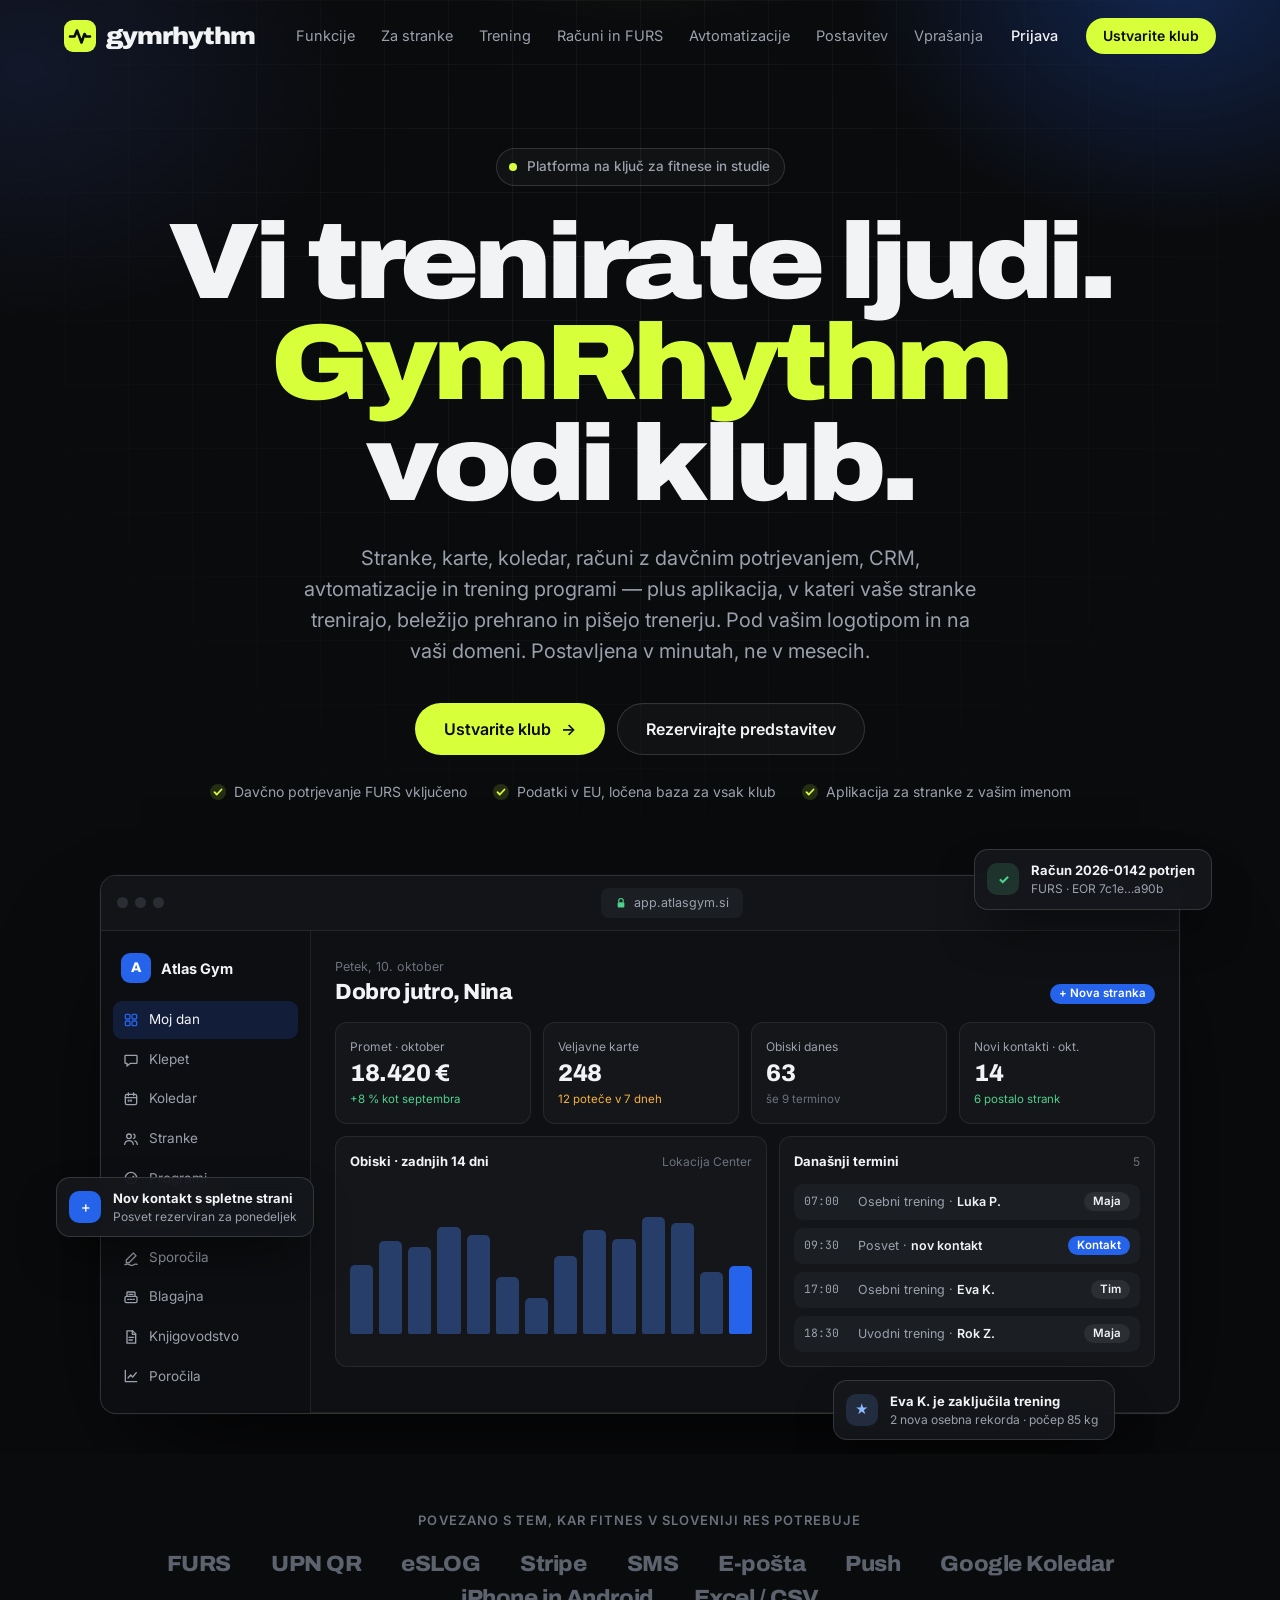
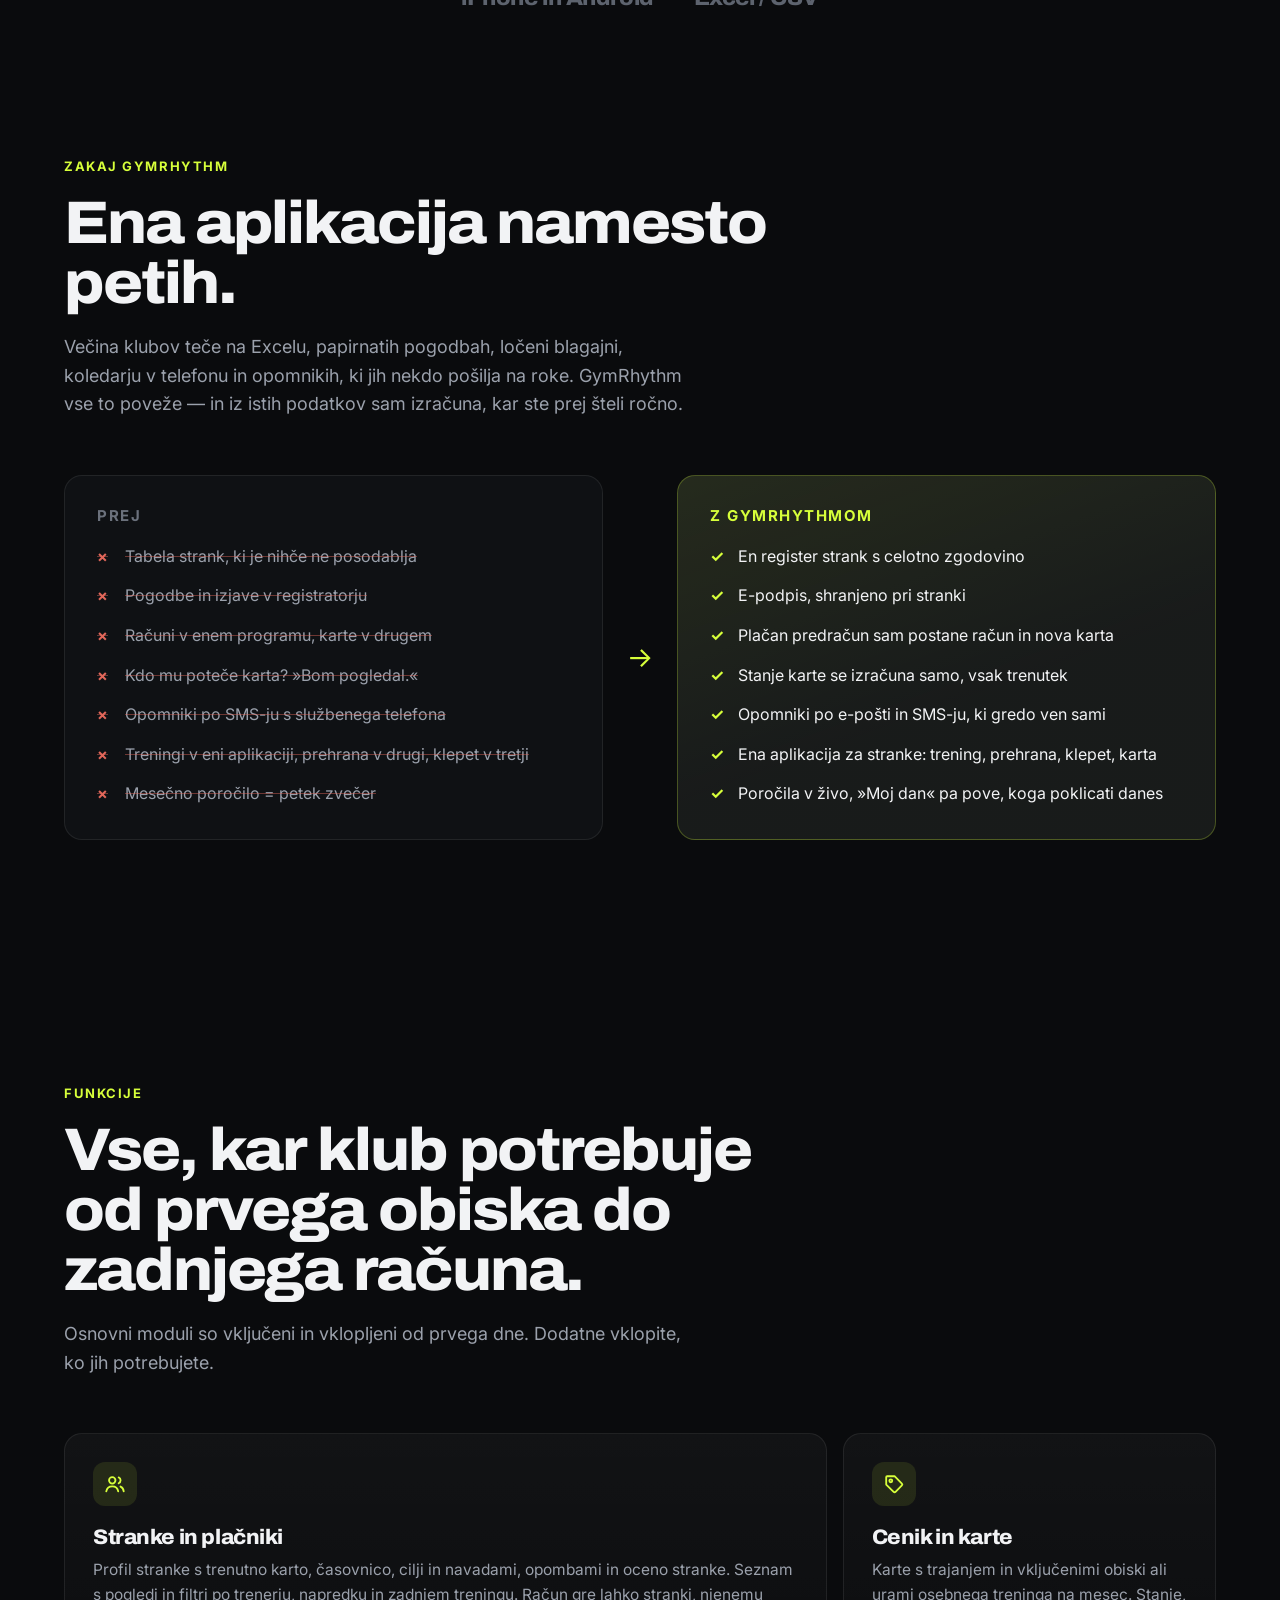
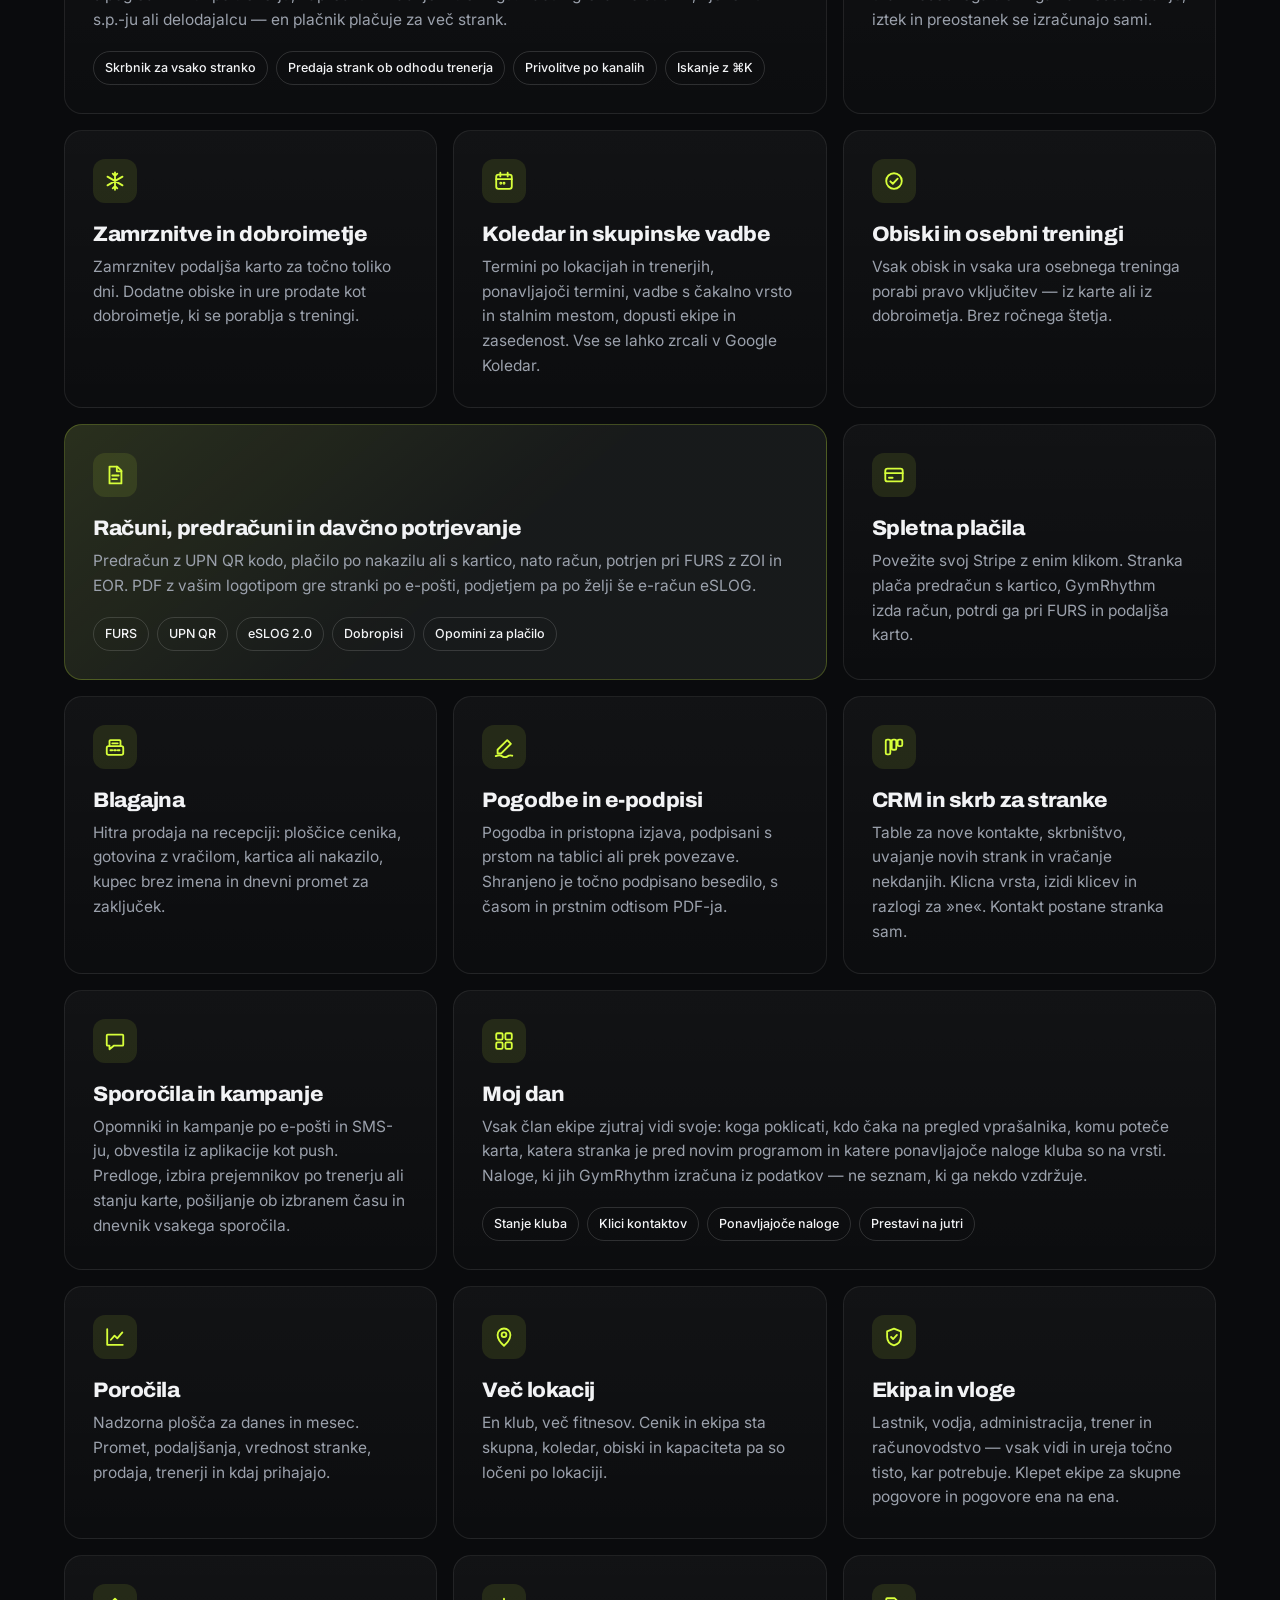
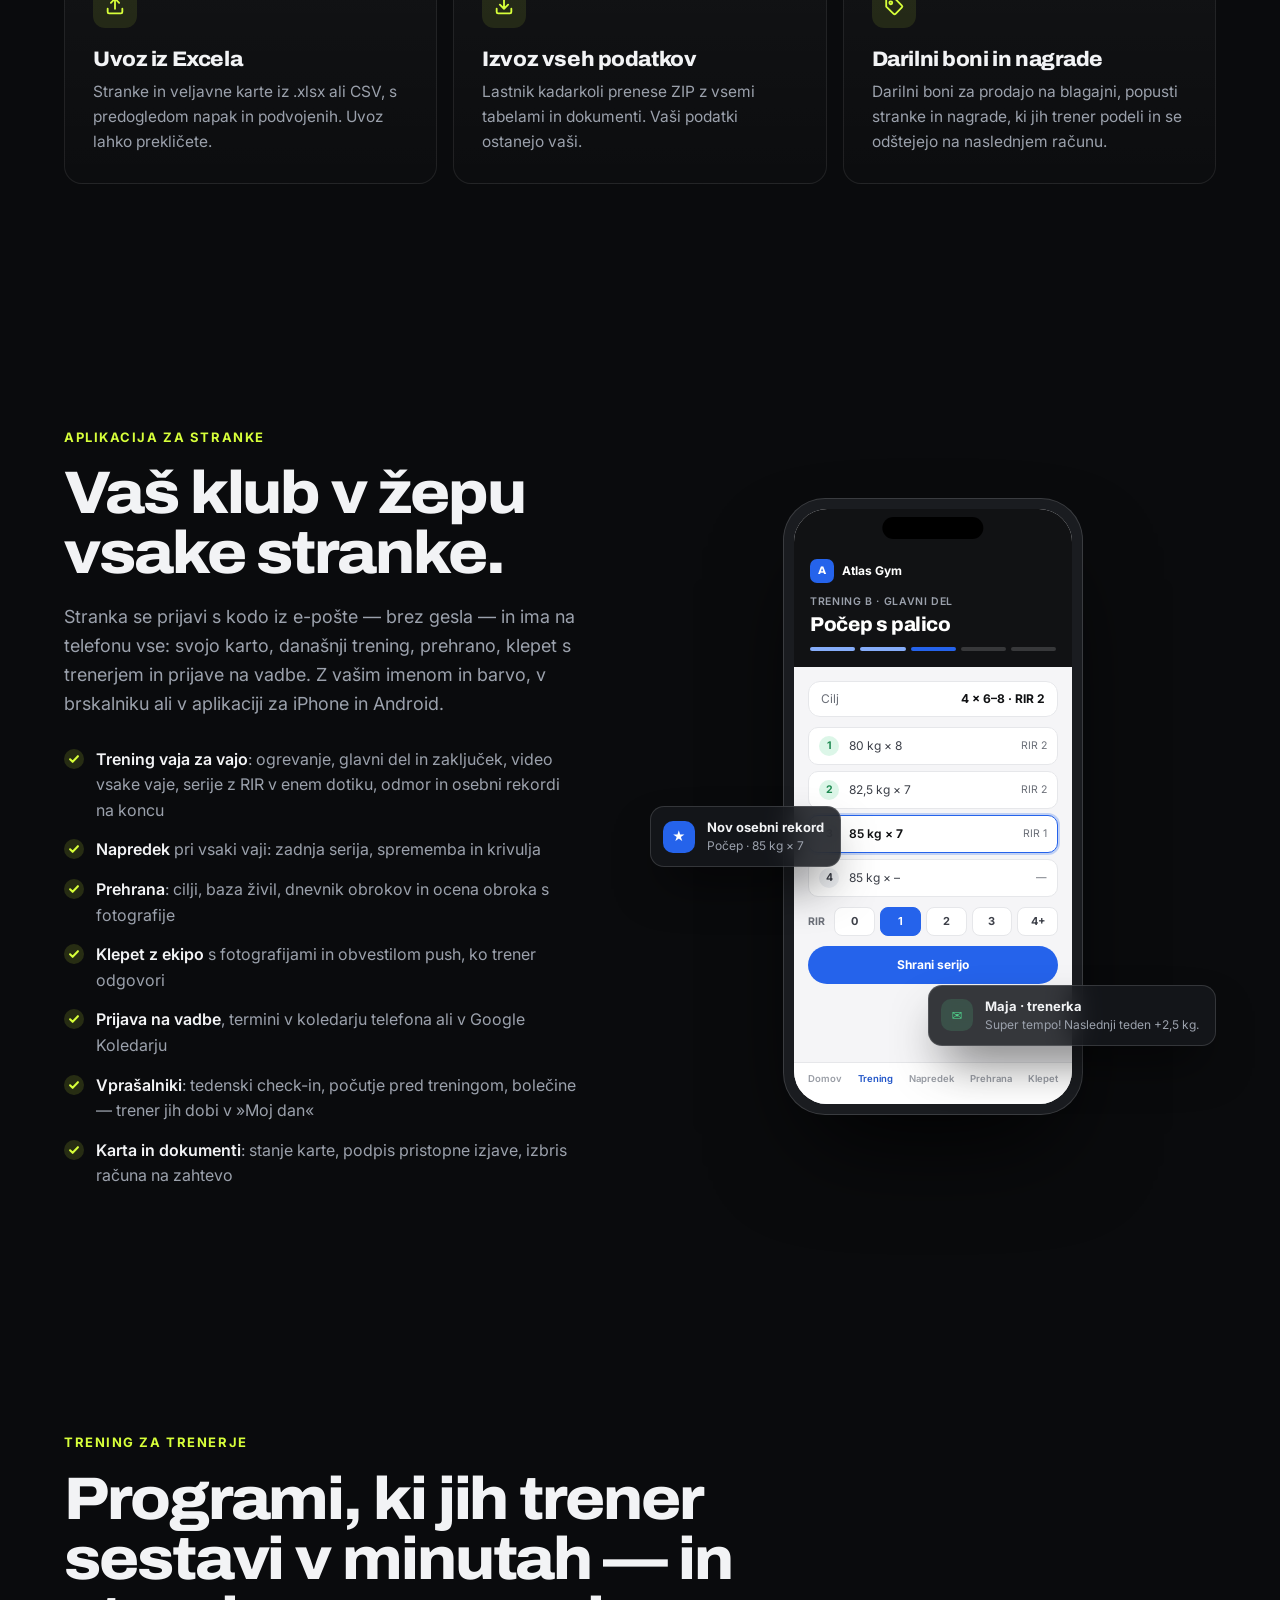
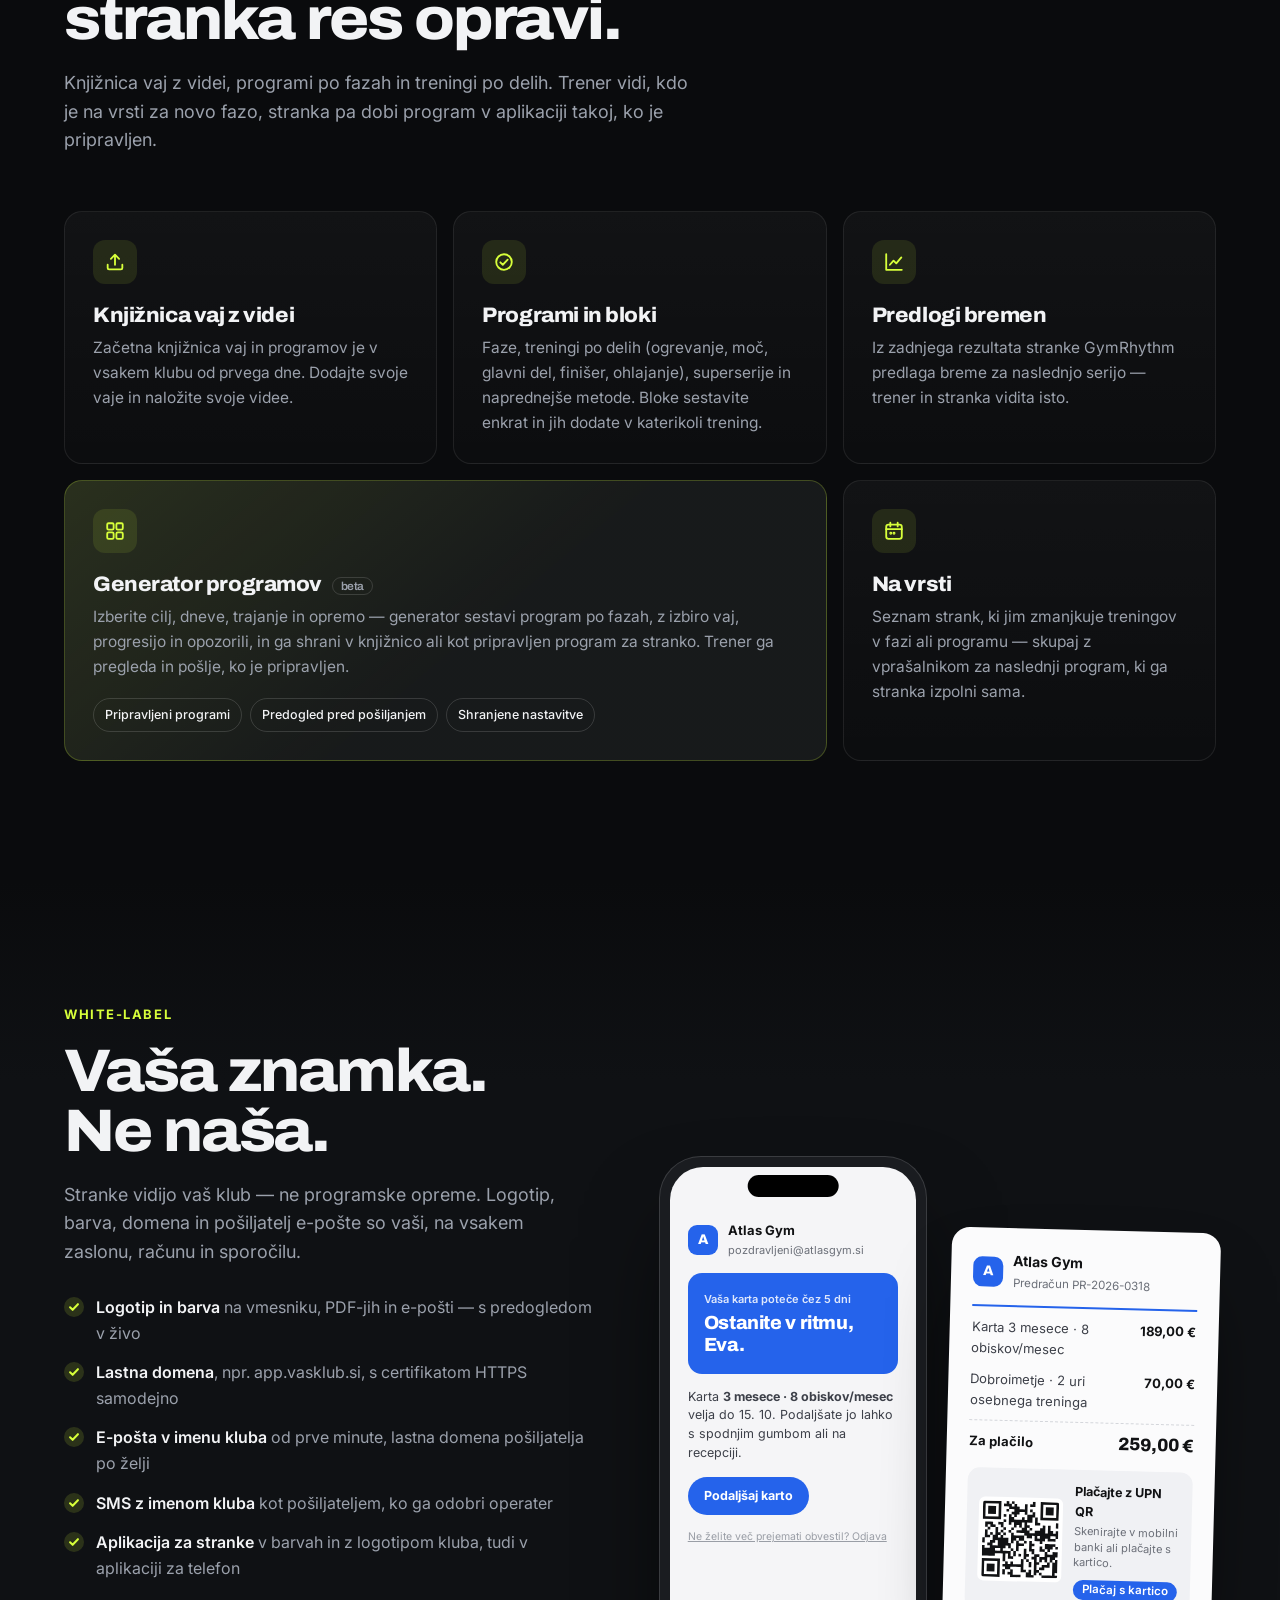
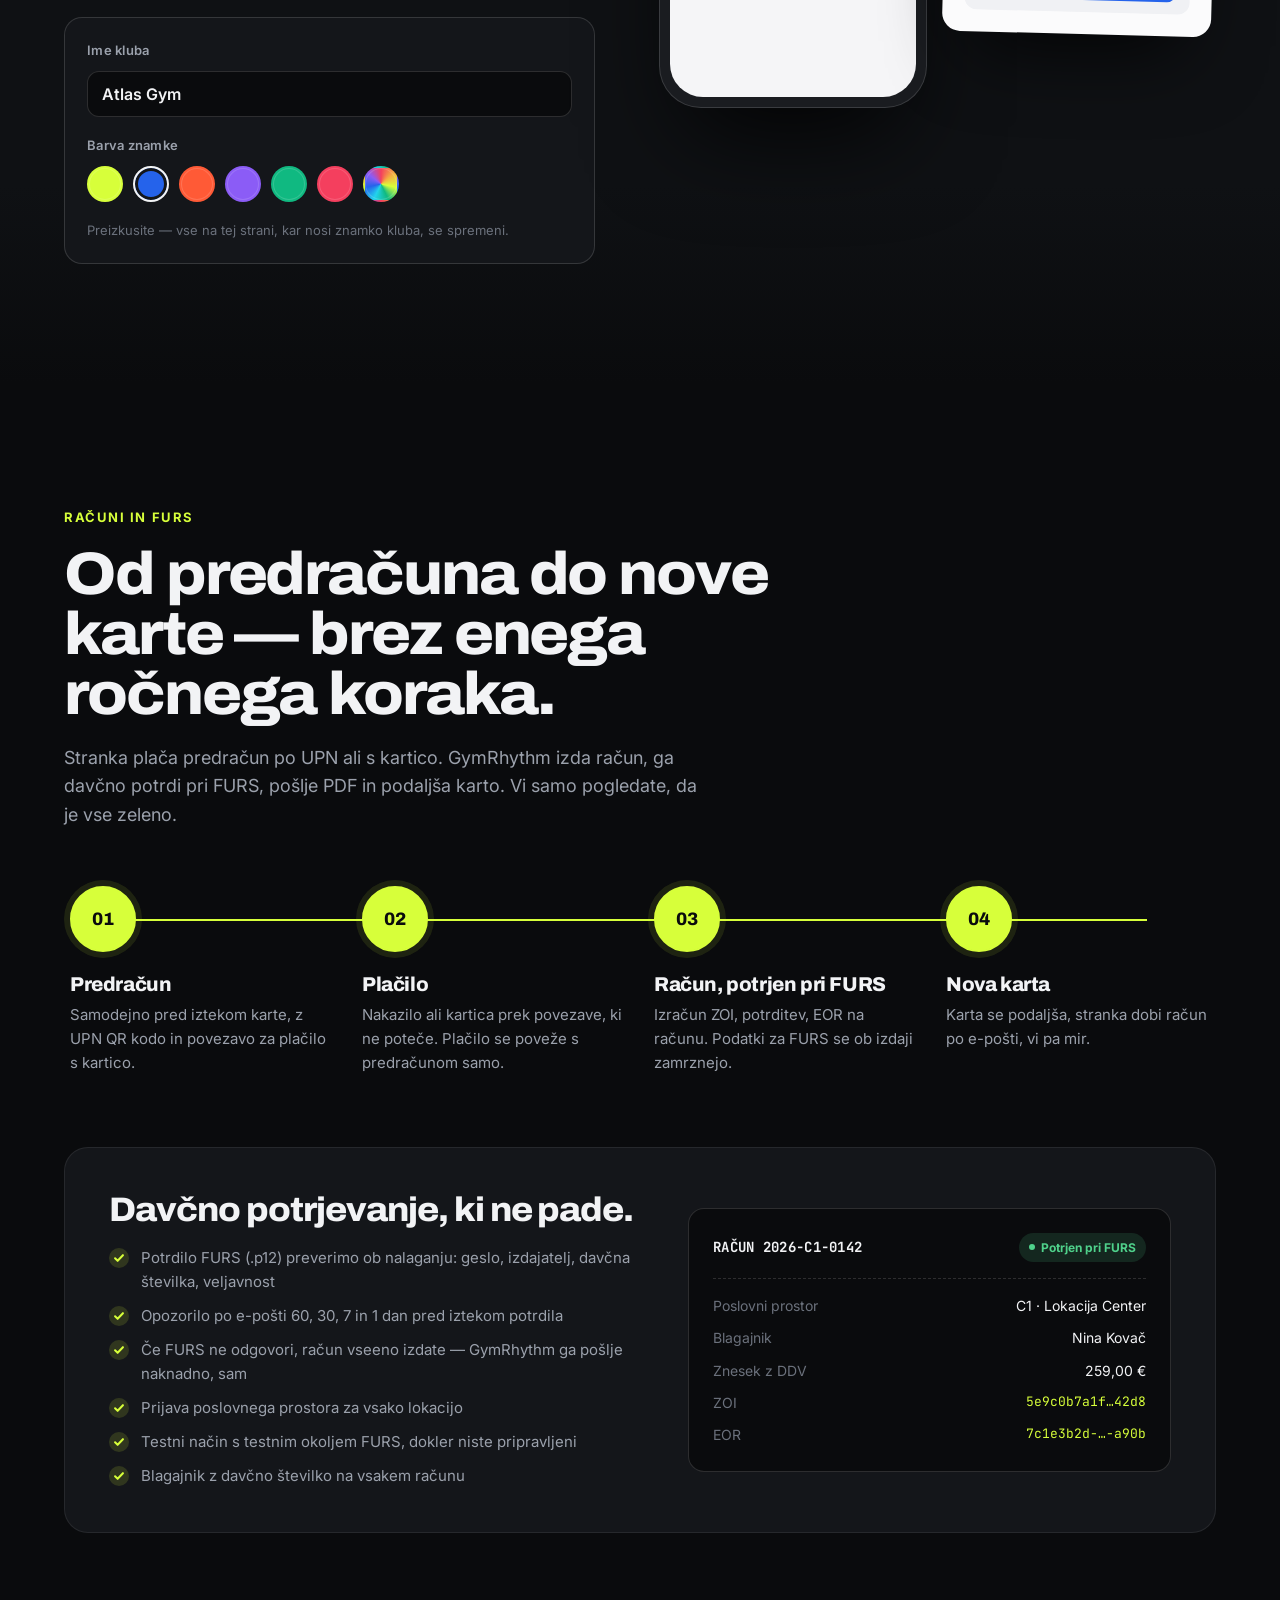
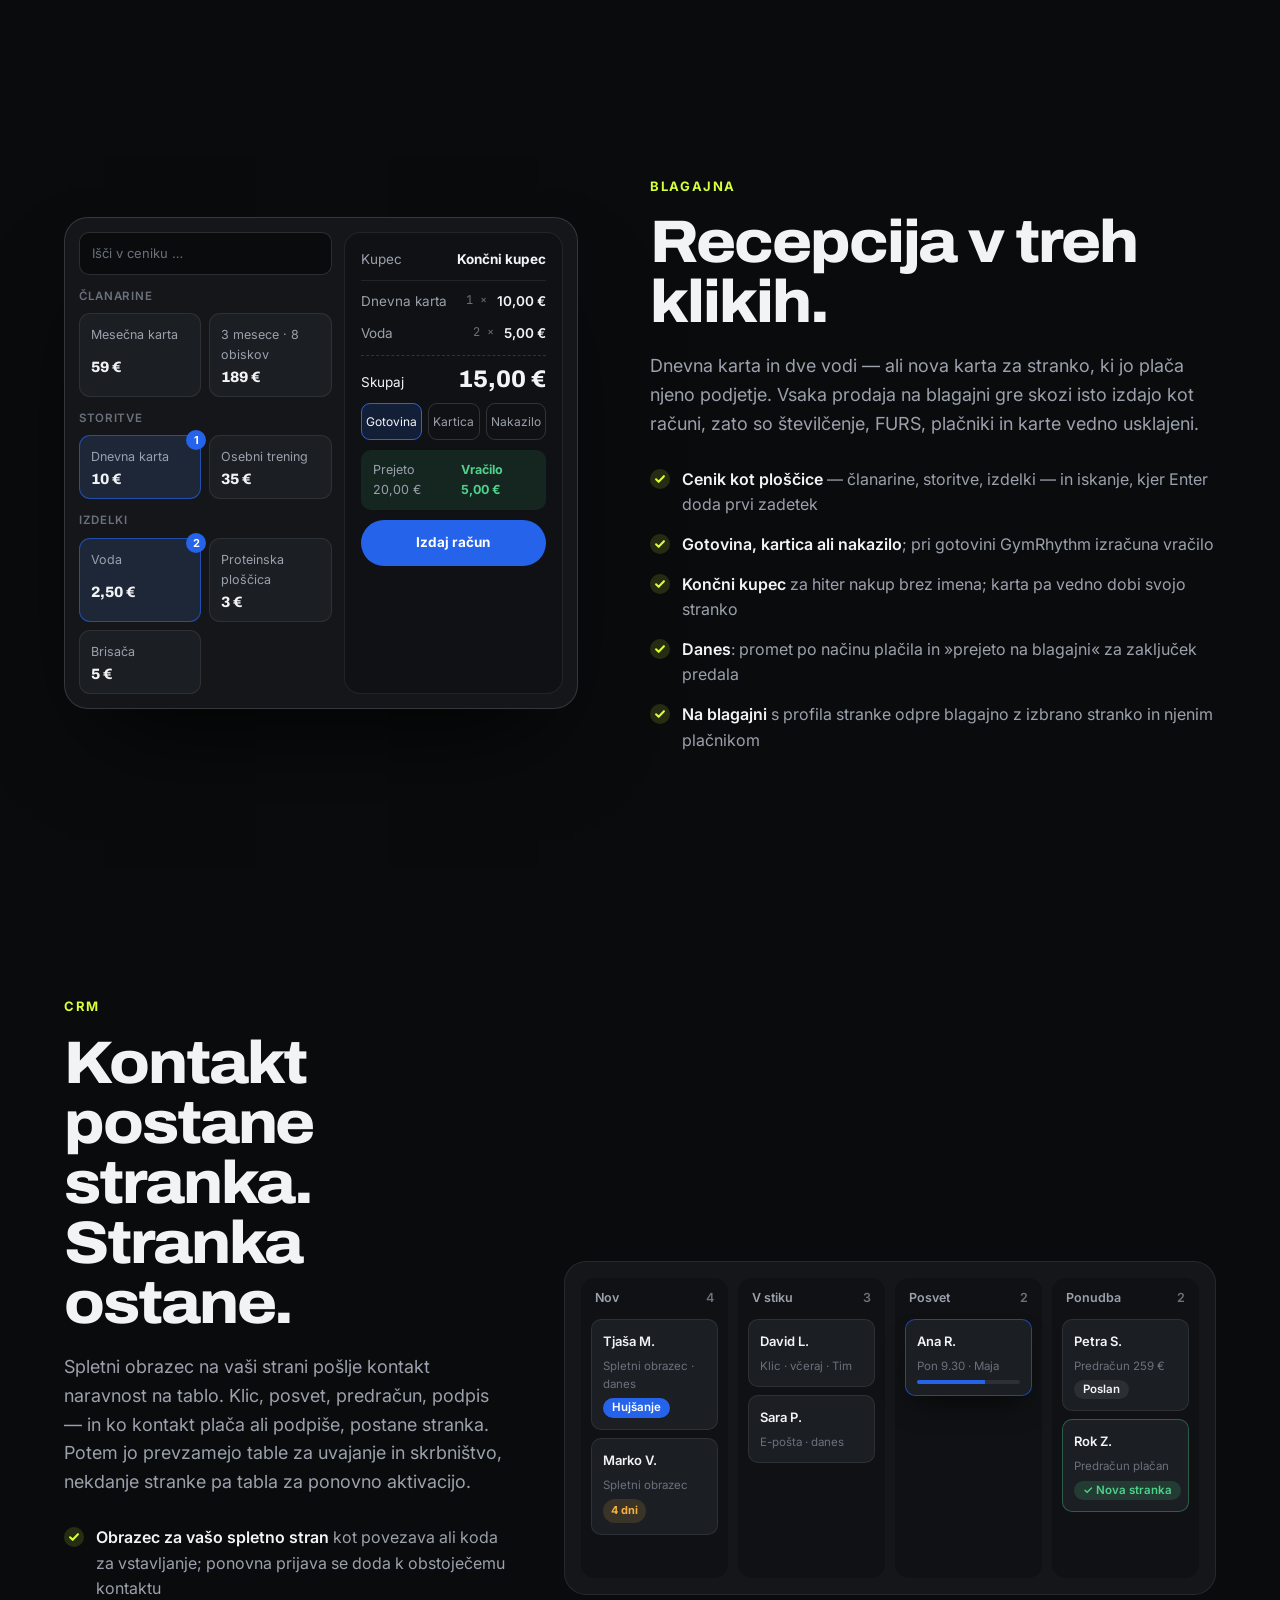
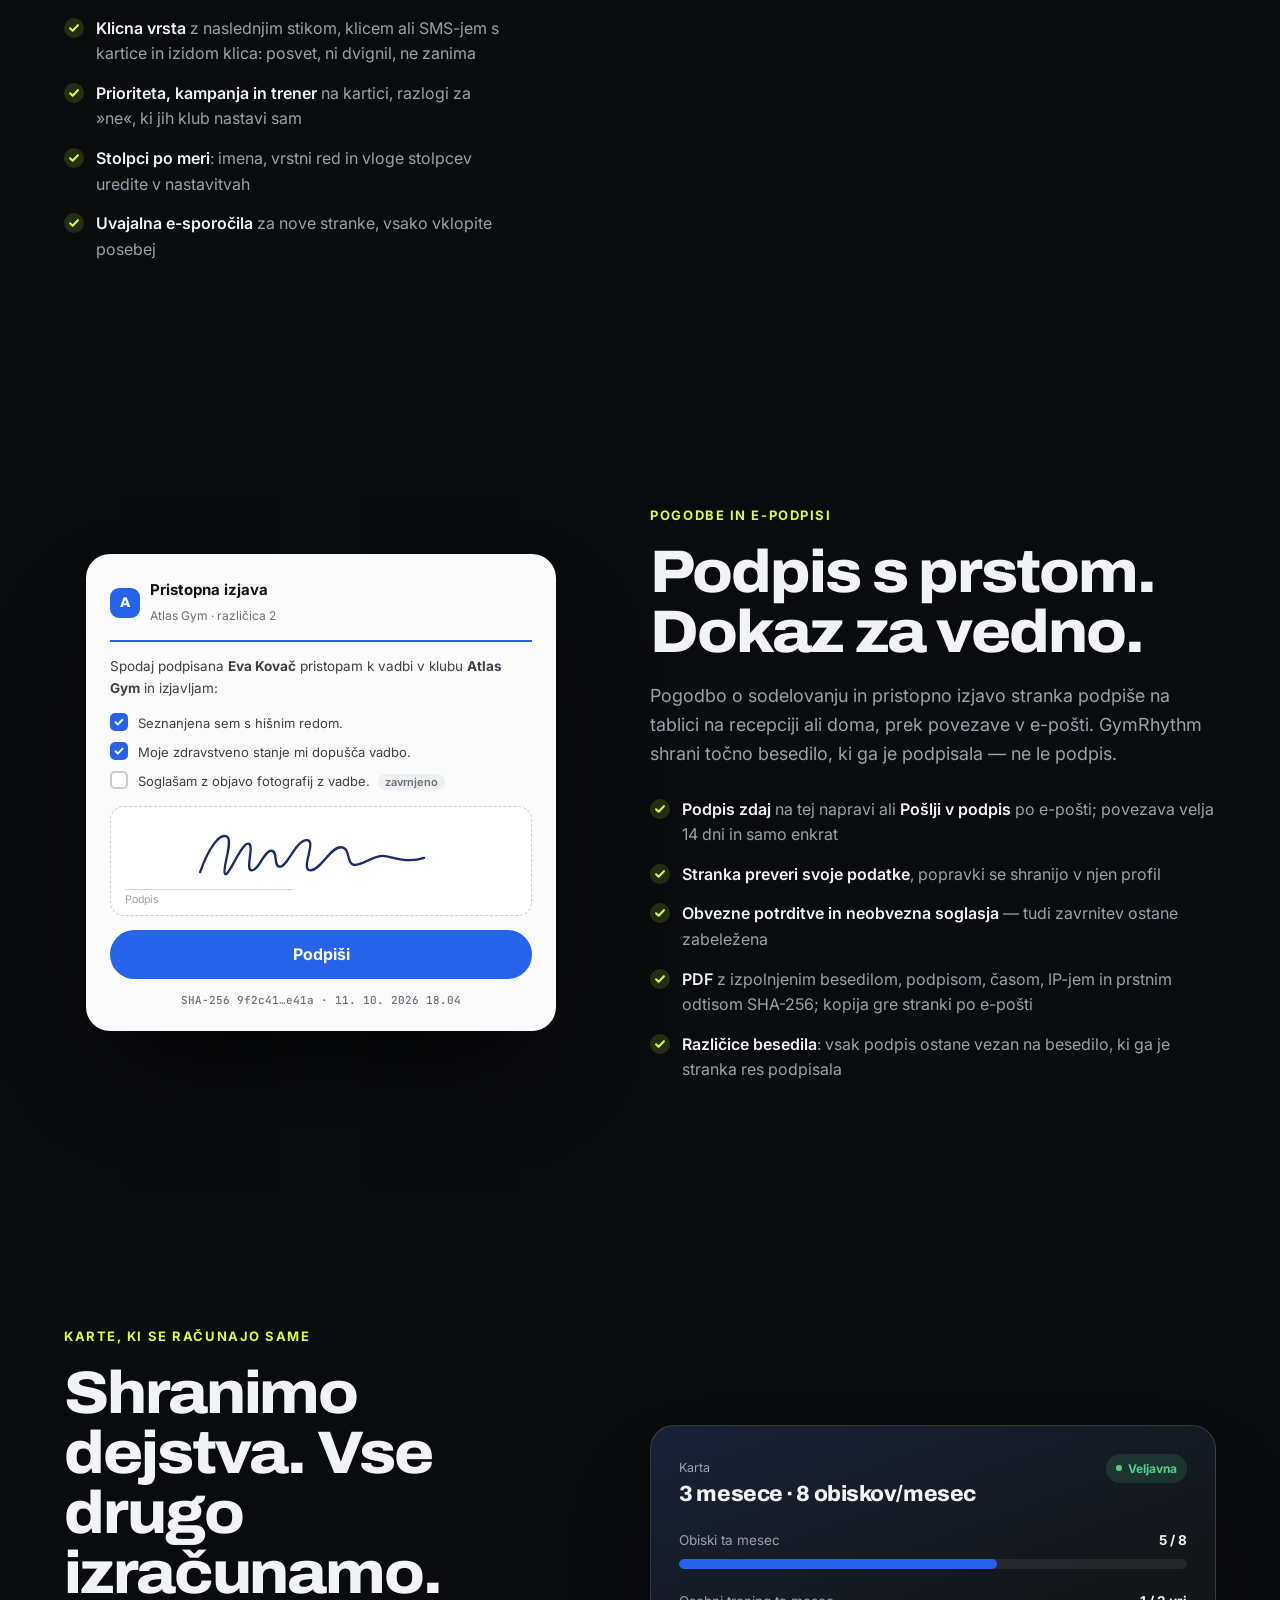
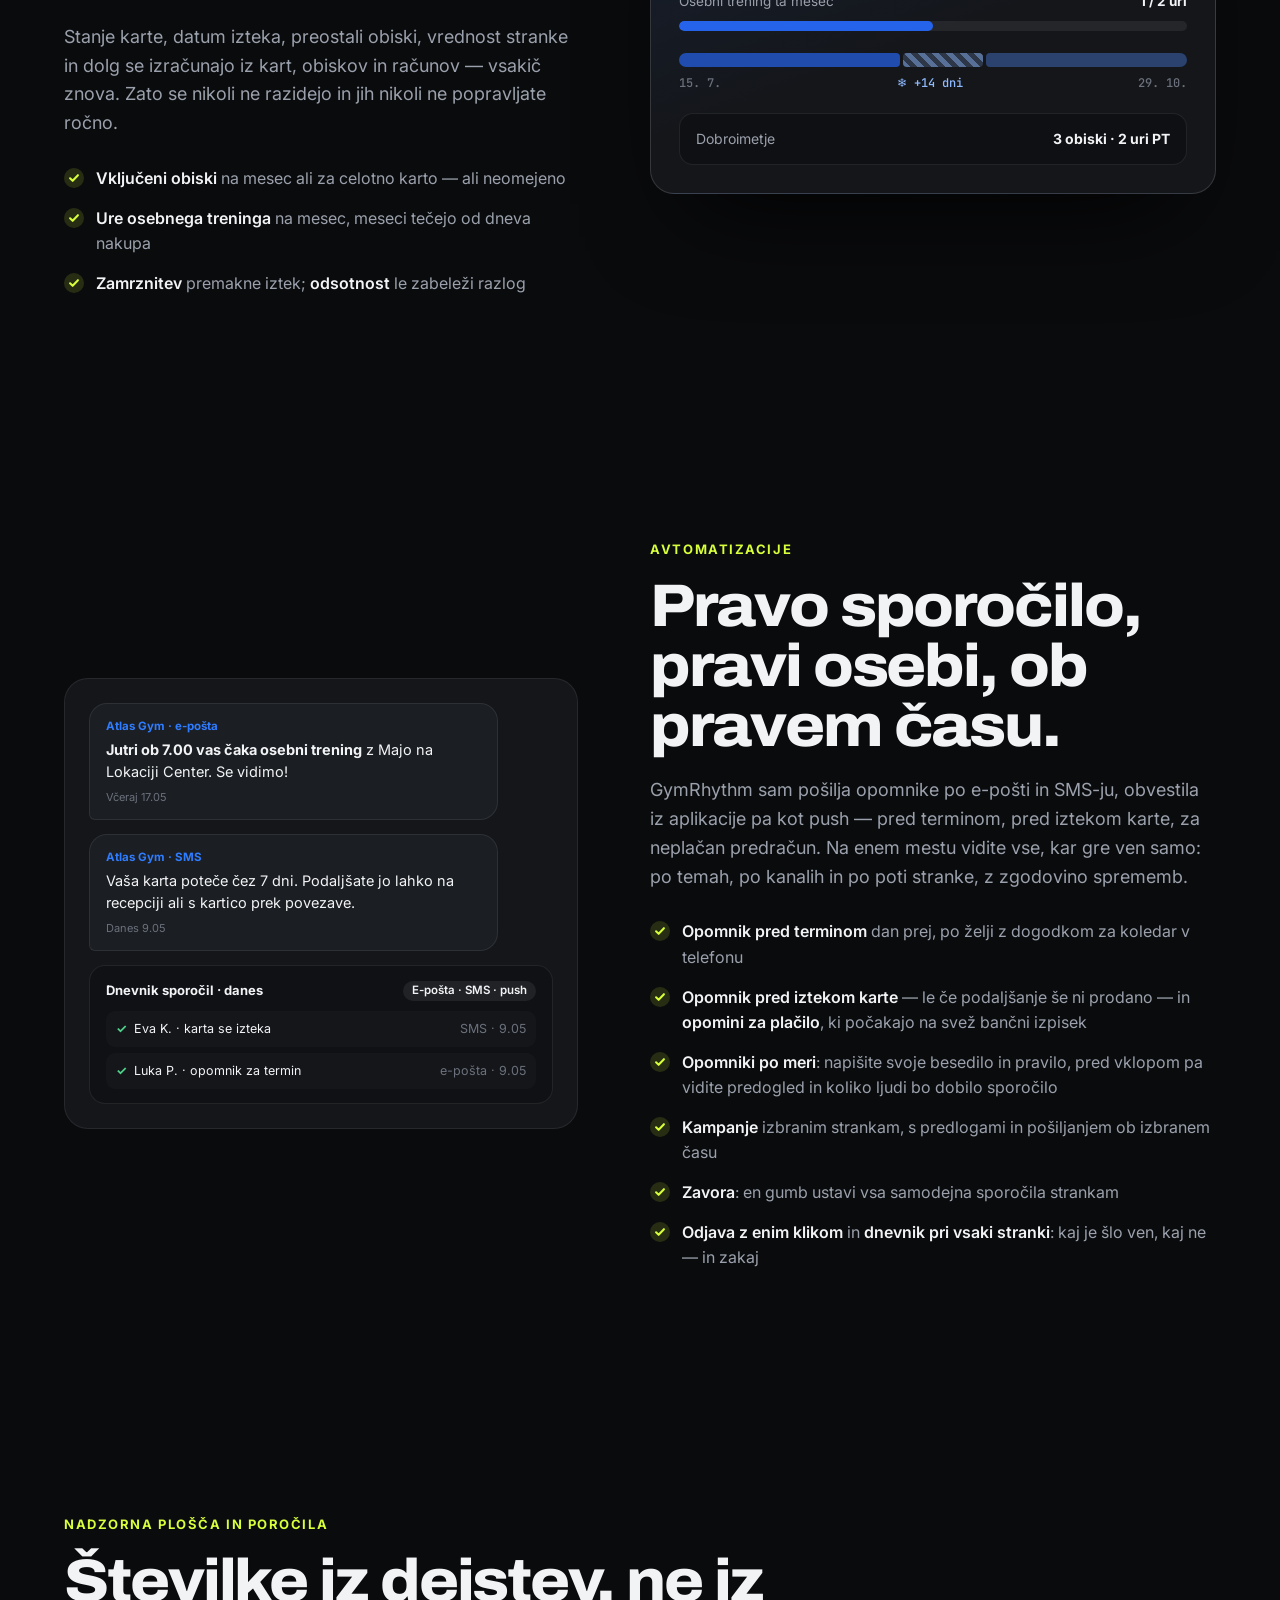
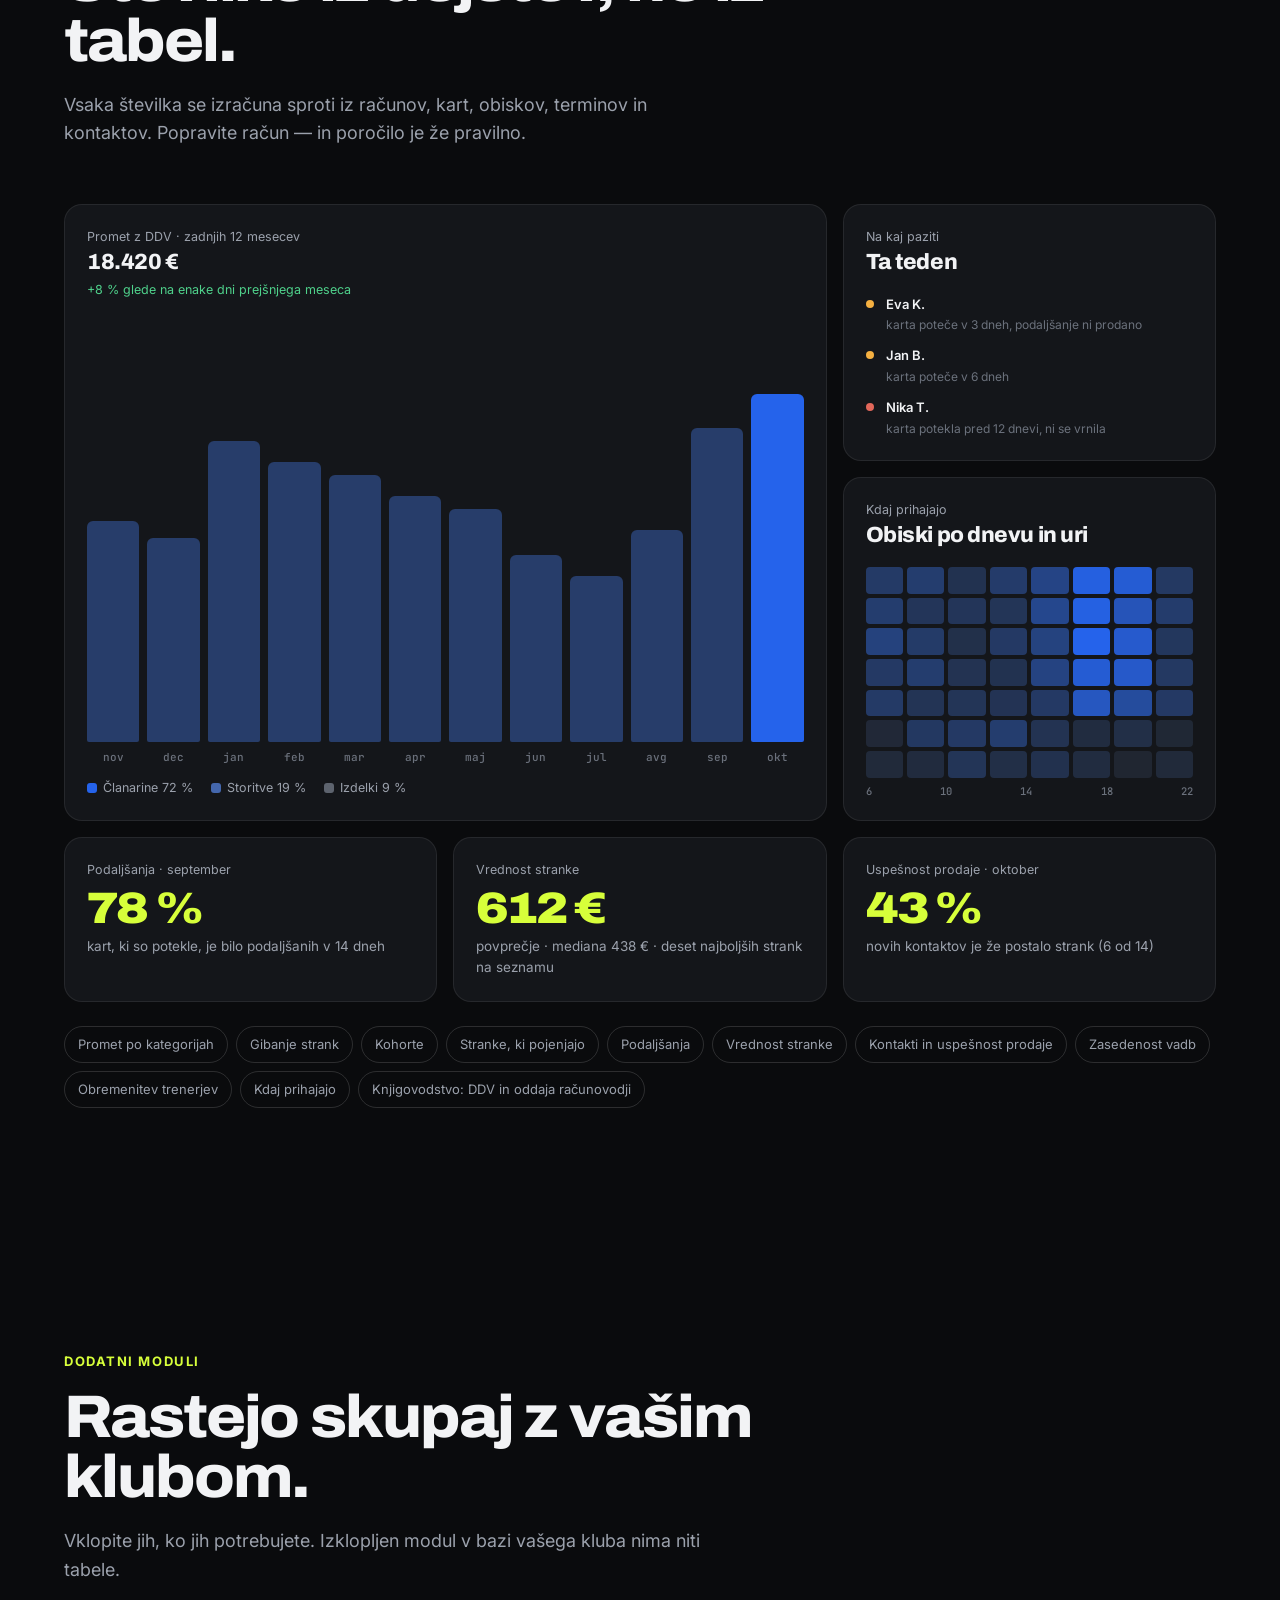
<file: index.html>
<!doctype html>
<html lang="sl" class="no-js">
<head>
  <meta charset="utf-8">
  <meta name="viewport" content="width=device-width, initial-scale=1">
  <title>GymRhythm — vse za vodenje fitnesa, pod vašo znamko</title>
  <meta name="description" content="GymRhythm je platforma na ključ za fitnese in vadbene studie: stranke, karte, koledar, računi z davčnim potrjevanjem, CRM, avtomatizacije, trening programi in aplikacija za stranke. Pod vašim logotipom, na vaši domeni.">
  <meta name="theme-color" content="#0a0b0d">
  <link rel="canonical" href="https://gymrhythmapp.com/">
  <meta property="og:type" content="website">
  <meta property="og:url" content="https://gymrhythmapp.com/">
  <meta property="og:site_name" content="GymRhythm">
  <meta property="og:locale" content="sl_SI">
  <meta property="og:title" content="GymRhythm — vse za vodenje fitnesa, pod vašo znamko">
  <meta property="og:description" content="Stranke, karte, koledar, računi s FURS, CRM, trening in aplikacija za stranke v eni platformi. Postavljena v minutah, pod vašim logotipom.">
  <meta property="og:image" content="https://gymrhythmapp.com/og.png">
  <meta name="twitter:card" content="summary_large_image">
  <link rel="icon" href="favicon.svg" type="image/svg+xml">
  <link rel="preconnect" href="https://fonts.googleapis.com">
  <link rel="preconnect" href="https://fonts.gstatic.com" crossorigin>
  <link href="https://fonts.googleapis.com/css2?family=Archivo:wdth,wght@62..125,400..900&family=Inter:wght@400;500;600;700&family=JetBrains+Mono:wght@500&display=swap" rel="stylesheet">
  <link rel="stylesheet" href="styles.css">
</head>
<body>
  <a class="skip" href="#vsebina">Preskoči na vsebino</a>

  <!-- ============ NAV ============ -->
  <header class="nav" id="nav">
    <div class="wrap nav__inner">
      <a class="logo" href="#" aria-label="GymRhythm — na vrh">
        <svg class="logo__mark" viewBox="0 0 32 32" aria-hidden="true"><rect width="32" height="32" rx="9" fill="var(--volt)"/><path d="M6 16.5h4.5l2.5-6 4.5 12 3-8.5 1.5 2.5H26" fill="none" stroke="#0a0b0d" stroke-width="2.6" stroke-linecap="round" stroke-linejoin="round"/></svg>
        <span class="logo__word">gymrhythm</span>
      </a>
      <nav class="nav__links" aria-label="Glavna navigacija">
        <a href="#funkcije">Funkcije</a>
        <a href="#aplikacija">Za stranke</a>
        <a href="#trening">Trening</a>
        <a href="#denar">Računi in FURS</a>
        <a href="#avtomatizacije">Avtomatizacije</a>
        <a href="#postavitev">Postavitev</a>
        <a href="#vprasanja">Vprašanja</a>
      </nav>
      <a class="nav__login" href="https://app.gymrhythmapp.com/login" data-app-login>Prijava</a>
      <a class="btn btn--volt btn--sm nav__cta" href="#registracija">Ustvarite klub</a>
      <button class="nav__burger" aria-label="Odpri meni" aria-expanded="false" aria-controls="mobile-menu"><span></span><span></span></button>
    </div>
    <div class="mobile-menu" id="mobile-menu" hidden>
      <a href="#funkcije">Funkcije</a>
      <a href="#aplikacija">Aplikacija za stranke</a>
      <a href="#trening">Trening</a>
      <a href="#znamka">Vaša znamka</a>
      <a href="#denar">Računi in FURS</a>
      <a href="#blagajna">Blagajna</a>
      <a href="#prodaja">CRM</a>
      <a href="#avtomatizacije">Avtomatizacije</a>
      <a href="#porocila">Poročila</a>
      <a href="#postavitev">Postavitev</a>
      <a href="#varnost">Varnost</a>
      <a href="#vprasanja">Vprašanja</a>
      <a href="https://app.gymrhythmapp.com/login" data-app-login>Prijava v klub</a>
      <a class="btn btn--volt" href="#registracija">Ustvarite klub</a>
    </div>
  </header>

  <main id="vsebina">

    <!-- ============ HERO ============ -->
    <section class="hero">
      <div class="hero__glow" aria-hidden="true"></div>
      <div class="hero__grid" aria-hidden="true"></div>
      <div class="wrap hero__inner">
        <p class="eyebrow reveal"><span class="pulse"></span> Platforma na ključ za fitnese in studie</p>
        <h1 class="hero__title reveal">
          Vi trenirate ljudi.<br>
          <span class="hl">GymRhythm</span> <span class="hero__keep">vodi klub.</span>
        </h1>
        <p class="hero__lead reveal">
          Stranke, karte, koledar, računi z davčnim potrjevanjem, CRM, avtomatizacije in trening programi — plus aplikacija, v kateri vaše stranke trenirajo, beležijo prehrano in pišejo trenerju. Pod vašim logotipom in na vaši domeni. Postavljena v minutah, ne v mesecih.
        </p>
        <div class="hero__ctas reveal">
          <a class="btn btn--volt btn--lg" href="#registracija">Ustvarite klub <span aria-hidden="true">→</span></a>
          <a class="btn btn--ghost btn--lg" href="#kontakt">Rezervirajte predstavitev</a>
        </div>
        <ul class="hero__ticks reveal" aria-label="Ključne prednosti">
          <li>Davčno potrjevanje FURS vključeno</li>
          <li>Podatki v EU, ločena baza za vsak klub</li>
          <li>Aplikacija za stranke z vašim imenom</li>
        </ul>

        <!-- product mock -->
        <div class="stage reveal" data-club-theme>
          <div class="app" role="img" aria-label="Prikaz nadzorne plošče aplikacije GymRhythm">
            <div class="app__bar">
              <span class="dots"><i></i><i></i><i></i></span>
              <span class="app__url"><svg viewBox="0 0 16 16" aria-hidden="true"><path d="M5 7V5a3 3 0 0 1 6 0v2" fill="none" stroke="currentColor" stroke-width="1.5"/><rect x="3.5" y="7" width="9" height="7" rx="1.5" fill="currentColor"/></svg><span data-club-domain>app.atlasgym.si</span></span>
            </div>
            <div class="app__body">
              <aside class="app__side">
                <div class="app__club"><span class="app__clublogo" data-club-initial>A</span><b data-club-name>Atlas Gym</b></div>
                <ul>
                  <li class="on"><i class="ic ic-grid"></i>Moj dan</li>
                  <li><i class="ic ic-msg"></i>Klepet</li>
                  <li><i class="ic ic-cal"></i>Koledar</li>
                  <li><i class="ic ic-users"></i>Stranke</li>
                  <li><i class="ic ic-check"></i>Programi</li>
                  <li><i class="ic ic-board"></i>CRM</li>
                  <li><i class="ic ic-pen"></i>Sporočila</li>
                  <li><i class="ic ic-till"></i>Blagajna</li>
                  <li><i class="ic ic-doc"></i>Knjigovodstvo</li>
                  <li><i class="ic ic-chart"></i>Poročila</li>
                </ul>
              </aside>
              <div class="app__main">
                <div class="app__head">
                  <div>
                    <small>Petek, 10. oktober</small>
                    <h3>Dobro jutro, Nina</h3>
                  </div>
                  <span class="chip chip--club">+ Nova stranka</span>
                </div>
                <div class="kpis">
                  <div class="kpi"><small>Promet · oktober</small><b>18.420 €</b><em class="up">+8 % kot septembra</em></div>
                  <div class="kpi"><small>Veljavne karte</small><b data-count="248">248</b><em class="warn">12 poteče v 7 dneh</em></div>
                  <div class="kpi"><small>Obiski danes</small><b data-count="63">63</b><em>še 9 terminov</em></div>
                  <div class="kpi"><small>Novi kontakti · okt.</small><b data-count="14">14</b><em class="up">6 postalo strank</em></div>
                </div>
                <div class="app__cols">
                  <div class="panel">
                    <div class="panel__h"><b>Obiski · zadnjih 14 dni</b><small>Lokacija Center</small></div>
                    <div class="bars" aria-hidden="true">
                      <i style="--h:46%"></i><i style="--h:62%"></i><i style="--h:58%"></i><i style="--h:71%"></i><i style="--h:66%"></i><i style="--h:38%"></i><i style="--h:24%"></i>
                      <i style="--h:52%"></i><i style="--h:69%"></i><i style="--h:63%"></i><i style="--h:78%"></i><i style="--h:74%"></i><i style="--h:41%"></i><i class="now" style="--h:45%"></i>
                    </div>
                  </div>
                  <div class="panel">
                    <div class="panel__h"><b>Današnji termini</b><small>5</small></div>
                    <ul class="slots">
                      <li><time>07:00</time><span>Osebni trening · <b>Luka P.</b></span><em class="chip">Maja</em></li>
                      <li><time>09:30</time><span>Posvet · <b>nov kontakt</b></span><em class="chip chip--club">Kontakt</em></li>
                      <li><time>17:00</time><span>Osebni trening · <b>Eva K.</b></span><em class="chip">Tim</em></li>
                      <li><time>18:30</time><span>Uvodni trening · <b>Rok Z.</b></span><em class="chip">Maja</em></li>
                    </ul>
                  </div>
                </div>
              </div>
            </div>
          </div>

          <div class="toast toast--a"><span class="toast__ic ok">✓</span><div><b>Račun 2026-0142 potrjen</b><small>FURS · EOR 7c1e…a90b</small></div></div>
          <div class="toast toast--b"><span class="toast__ic club">＋</span><div><b>Nov kontakt s spletne strani</b><small>Posvet rezerviran za ponedeljek</small></div></div>
          <div class="toast toast--c"><span class="toast__ic snow">★</span><div><b>Eva K. je zaključila trening</b><small>2 nova osebna rekorda · počep 85 kg</small></div></div>
        </div>
      </div>
    </section>

    <!-- ============ INTEGRATIONS STRIP ============ -->
    <section class="strip" aria-label="Povezave">
      <div class="wrap strip__inner">
        <span class="strip__label">Povezano s tem, kar fitnes v Sloveniji res potrebuje</span>
        <ul class="strip__list">
          <li>FURS</li><li>UPN QR</li><li>eSLOG</li><li>Stripe</li><li>SMS</li><li>E-pošta</li><li>Push</li><li>Google Koledar</li><li>iPhone in Android</li><li>Excel / CSV</li>
        </ul>
      </div>
    </section>

    <!-- ============ PROBLEM ============ -->
    <section class="section problem">
      <div class="wrap">
        <div class="section__head reveal">
          <p class="kicker">Zakaj GymRhythm</p>
          <h2>Ena aplikacija namesto petih.</h2>
          <p class="section__lead">Večina klubov teče na Excelu, papirnatih pogodbah, ločeni blagajni, koledarju v telefonu in opomnikih, ki jih nekdo pošilja na roke. GymRhythm vse to poveže — in iz istih podatkov sam izračuna, kar ste prej šteli ročno.</p>
        </div>
        <div class="vs reveal">
          <div class="vs__col vs__col--before">
            <h3>Prej</h3>
            <ul>
              <li>Tabela strank, ki je nihče ne posodablja</li>
              <li>Pogodbe in izjave v registratorju</li>
              <li>Računi v enem programu, karte v drugem</li>
              <li>Kdo mu poteče karta? »Bom pogledal.«</li>
              <li>Opomniki po SMS-ju s službenega telefona</li>
              <li>Treningi v eni aplikaciji, prehrana v drugi, klepet v tretji</li>
              <li>Mesečno poročilo = petek zvečer</li>
            </ul>
          </div>
          <div class="vs__arrow" aria-hidden="true">→</div>
          <div class="vs__col vs__col--after">
            <h3>Z GymRhythmom</h3>
            <ul>
              <li>En register strank s celotno zgodovino</li>
              <li>E-podpis, shranjeno pri stranki</li>
              <li>Plačan predračun sam postane račun in nova karta</li>
              <li>Stanje karte se izračuna samo, vsak trenutek</li>
              <li>Opomniki po e-pošti in SMS-ju, ki gredo ven sami</li>
              <li>Ena aplikacija za stranke: trening, prehrana, klepet, karta</li>
              <li>Poročila v živo, »Moj dan« pa pove, koga poklicati danes</li>
            </ul>
          </div>
        </div>
      </div>
    </section>

    <!-- ============ FEATURES GRID ============ -->
    <section class="section" id="funkcije">
      <div class="wrap">
        <div class="section__head reveal">
          <p class="kicker">Funkcije</p>
          <h2>Vse, kar klub potrebuje od prvega obiska do zadnjega računa.</h2>
          <p class="section__lead">Osnovni moduli so vključeni in vklopljeni od prvega dne. Dodatne vklopite, ko jih potrebujete.</p>
        </div>

        <div class="grid">
          <article class="card card--wide reveal">
            <div class="card__ic"><i class="ic ic-users"></i></div>
            <h3>Stranke in plačniki</h3>
            <p>Profil stranke s trenutno karto, časovnico, cilji in navadami, opombami in oceno stranke. Seznam s pogledi in filtri po trenerju, napredku in zadnjem treningu. Račun gre lahko stranki, njenemu s.p.-ju ali delodajalcu — en plačnik plačuje za več strank.</p>
            <ul class="tags"><li>Skrbnik za vsako stranko</li><li>Predaja strank ob odhodu trenerja</li><li>Privolitve po kanalih</li><li>Iskanje z ⌘K</li></ul>
          </article>
          <article class="card reveal">
            <div class="card__ic"><i class="ic ic-tag"></i></div>
            <h3>Cenik in karte</h3>
            <p>Karte s trajanjem in vključenimi obiski ali urami osebnega treninga na mesec. Stanje, iztek in preostanek se izračunajo sami.</p>
          </article>
          <article class="card reveal">
            <div class="card__ic"><i class="ic ic-snow"></i></div>
            <h3>Zamrznitve in dobroimetje</h3>
            <p>Zamrznitev podaljša karto za točno toliko dni. Dodatne obiske in ure prodate kot dobroimetje, ki se porablja s treningi.</p>
          </article>
          <article class="card reveal">
            <div class="card__ic"><i class="ic ic-cal"></i></div>
            <h3>Koledar in skupinske vadbe</h3>
            <p>Termini po lokacijah in trenerjih, ponavljajoči termini, vadbe s čakalno vrsto in stalnim mestom, dopusti ekipe in zasedenost. Vse se lahko zrcali v Google Koledar.</p>
          </article>
          <article class="card reveal">
            <div class="card__ic"><i class="ic ic-check"></i></div>
            <h3>Obiski in osebni treningi</h3>
            <p>Vsak obisk in vsaka ura osebnega treninga porabi pravo vključitev — iz karte ali iz dobroimetja. Brez ročnega štetja.</p>
          </article>
          <article class="card card--wide card--hot reveal">
            <div class="card__ic"><i class="ic ic-doc"></i></div>
            <h3>Računi, predračuni in davčno potrjevanje</h3>
            <p>Predračun z UPN QR kodo, plačilo po nakazilu ali s kartico, nato račun, potrjen pri FURS z ZOI in EOR. PDF z vašim logotipom gre stranki po e-pošti, podjetjem pa po želji še e-račun eSLOG.</p>
            <ul class="tags"><li>FURS</li><li>UPN QR</li><li>eSLOG 2.0</li><li>Dobropisi</li><li>Opomini za plačilo</li></ul>
          </article>
          <article class="card reveal">
            <div class="card__ic"><i class="ic ic-card"></i></div>
            <h3>Spletna plačila</h3>
            <p>Povežite svoj Stripe z enim klikom. Stranka plača predračun s kartico, GymRhythm izda račun, potrdi ga pri FURS in podaljša karto.</p>
          </article>
          <article class="card reveal">
            <div class="card__ic"><i class="ic ic-till"></i></div>
            <h3>Blagajna</h3>
            <p>Hitra prodaja na recepciji: ploščice cenika, gotovina z vračilom, kartica ali nakazilo, kupec brez imena in dnevni promet za zaključek.</p>
          </article>
          <article class="card reveal">
            <div class="card__ic"><i class="ic ic-pen"></i></div>
            <h3>Pogodbe in e-podpisi</h3>
            <p>Pogodba in pristopna izjava, podpisani s prstom na tablici ali prek povezave. Shranjeno je točno podpisano besedilo, s časom in prstnim odtisom PDF-ja.</p>
          </article>
          <article class="card reveal">
            <div class="card__ic"><i class="ic ic-board"></i></div>
            <h3>CRM in skrb za stranke</h3>
            <p>Table za nove kontakte, skrbništvo, uvajanje novih strank in vračanje nekdanjih. Klicna vrsta, izidi klicev in razlogi za »ne«. Kontakt postane stranka sam.</p>
          </article>
          <article class="card reveal">
            <div class="card__ic"><i class="ic ic-msg"></i></div>
            <h3>Sporočila in kampanje</h3>
            <p>Opomniki in kampanje po e-pošti in SMS-ju, obvestila iz aplikacije kot push. Predloge, izbira prejemnikov po trenerju ali stanju karte, pošiljanje ob izbranem času in dnevnik vsakega sporočila.</p>
          </article>
          <article class="card card--wide reveal">
            <div class="card__ic"><i class="ic ic-grid"></i></div>
            <h3>Moj dan</h3>
            <p>Vsak član ekipe zjutraj vidi svoje: koga poklicati, kdo čaka na pregled vprašalnika, komu poteče karta, katera stranka je pred novim programom in katere ponavljajoče naloge kluba so na vrsti. Naloge, ki jih GymRhythm izračuna iz podatkov — ne seznam, ki ga nekdo vzdržuje.</p>
            <ul class="tags"><li>Stanje kluba</li><li>Klici kontaktov</li><li>Ponavljajoče naloge</li><li>Prestavi na jutri</li></ul>
          </article>
          <article class="card reveal">
            <div class="card__ic"><i class="ic ic-chart"></i></div>
            <h3>Poročila</h3>
            <p>Nadzorna plošča za danes in mesec. Promet, podaljšanja, vrednost stranke, prodaja, trenerji in kdaj prihajajo.</p>
          </article>
          <article class="card reveal">
            <div class="card__ic"><i class="ic ic-pin"></i></div>
            <h3>Več lokacij</h3>
            <p>En klub, več fitnesov. Cenik in ekipa sta skupna, koledar, obiski in kapaciteta pa so ločeni po lokaciji.</p>
          </article>
          <article class="card reveal">
            <div class="card__ic"><i class="ic ic-shield"></i></div>
            <h3>Ekipa in vloge</h3>
            <p>Lastnik, vodja, administracija, trener in računovodstvo — vsak vidi in ureja točno tisto, kar potrebuje. Klepet ekipe za skupne pogovore in pogovore ena na ena.</p>
          </article>
          <article class="card reveal">
            <div class="card__ic"><i class="ic ic-upload"></i></div>
            <h3>Uvoz iz Excela</h3>
            <p>Stranke in veljavne karte iz .xlsx ali CSV, s predogledom napak in podvojenih. Uvoz lahko prekličete.</p>
          </article>
          <article class="card reveal">
            <div class="card__ic"><i class="ic ic-download"></i></div>
            <h3>Izvoz vseh podatkov</h3>
            <p>Lastnik kadarkoli prenese ZIP z vsemi tabelami in dokumenti. Vaši podatki ostanejo vaši.</p>
          </article>
          <article class="card reveal">
            <div class="card__ic"><i class="ic ic-tag"></i></div>
            <h3>Darilni boni in nagrade</h3>
            <p>Darilni boni za prodajo na blagajni, popusti stranke in nagrade, ki jih trener podeli in se odštejejo na naslednjem računu.</p>
          </article>
        </div>
      </div>
    </section>

    <!-- ============ MEMBER APP ============ -->
    <section class="section split" id="aplikacija">
      <div class="wrap split__inner">
        <div class="split__copy reveal">
          <p class="kicker">Aplikacija za stranke</p>
          <h2>Vaš klub v žepu vsake stranke.</h2>
          <p class="section__lead">Stranka se prijavi s kodo iz e-pošte — brez gesla — in ima na telefonu vse: svojo karto, današnji trening, prehrano, klepet s trenerjem in prijave na vadbe. Z vašim imenom in barvo, v brskalniku ali v aplikaciji za iPhone in Android.</p>
          <ul class="checks">
            <li><b>Trening vaja za vajo</b>: ogrevanje, glavni del in zaključek, video vsake vaje, serije z RIR v enem dotiku, odmor in osebni rekordi na koncu</li>
            <li><b>Napredek</b> pri vsaki vaji: zadnja serija, sprememba in krivulja</li>
            <li><b>Prehrana</b>: cilji, baza živil, dnevnik obrokov in ocena obroka s fotografije</li>
            <li><b>Klepet z ekipo</b> s fotografijami in obvestilom push, ko trener odgovori</li>
            <li><b>Prijava na vadbe</b>, termini v koledarju telefona ali v Google Koledarju</li>
            <li><b>Vprašalniki</b>: tedenski check-in, počutje pred treningom, bolečine — trener jih dobi v »Moj dan«</li>
            <li><b>Karta in dokumenti</b>: stanje karte, podpis pristopne izjave, izbris računa na zahtevo</li>
          </ul>
        </div>
        <div class="portal-stage reveal" data-club-theme aria-label="Prikaz aplikacije za stranke">
          <div class="phone phone--portal">
            <div class="phone__notch"></div>
            <div class="phone__screen">
              <div class="pt">
                <div class="pt__band">
                  <div class="pt__club"><span class="app__clublogo" data-club-initial>A</span><b data-club-name>Atlas Gym</b></div>
                  <small>Trening B · Glavni del</small>
                  <b class="pt__ex">Počep s palico</b>
                  <div class="pt__dots"><i class="on"></i><i class="on"></i><i class="cur"></i><i></i><i></i></div>
                </div>
                <div class="pt__body">
                  <div class="pt__target"><span>Cilj</span><b>4 × 6–8 · RIR 2</b></div>
                  <ul class="pt__sets">
                    <li class="done"><em>1</em><span>80 kg × 8</span><small>RIR 2</small></li>
                    <li class="done"><em>2</em><span>82,5 kg × 7</span><small>RIR 2</small></li>
                    <li class="now"><em>3</em><span>85 kg × <b>7</b></span><small>RIR 1</small></li>
                    <li><em>4</em><span>85 kg × –</span><small>—</small></li>
                  </ul>
                  <div class="pt__rir"><span>RIR</span><i>0</i><i class="on">1</i><i>2</i><i>3</i><i>4+</i></div>
                  <span class="pt__btn">Shrani serijo</span>
                </div>
                <nav class="pt__tabs"><span>Domov</span><span class="on">Trening</span><span>Napredek</span><span>Prehrana</span><span>Klepet</span></nav>
              </div>
            </div>
          </div>
          <div class="toast toast--pr"><span class="toast__ic club">★</span><div><b>Nov osebni rekord</b><small>Počep · 85 kg × 7</small></div></div>
          <div class="toast toast--chat"><span class="toast__ic ok">✉</span><div><b>Maja · trenerka</b><small>Super tempo! Naslednji teden +2,5 kg.</small></div></div>
        </div>
      </div>
    </section>

    <!-- ============ TRAINING ============ -->
    <section class="section" id="trening">
      <div class="wrap">
        <div class="section__head reveal">
          <p class="kicker">Trening za trenerje</p>
          <h2>Programi, ki jih trener sestavi v minutah — in stranka res opravi.</h2>
          <p class="section__lead">Knjižnica vaj z videi, programi po fazah in treningi po delih. Trener vidi, kdo je na vrsti za novo fazo, stranka pa dobi program v aplikaciji takoj, ko je pripravljen.</p>
        </div>
        <div class="grid">
          <article class="card reveal">
            <div class="card__ic"><i class="ic ic-upload"></i></div>
            <h3>Knjižnica vaj z videi</h3>
            <p>Začetna knjižnica vaj in programov je v vsakem klubu od prvega dne. Dodajte svoje vaje in naložite svoje videe.</p>
          </article>
          <article class="card reveal">
            <div class="card__ic"><i class="ic ic-check"></i></div>
            <h3>Programi in bloki</h3>
            <p>Faze, treningi po delih (ogrevanje, moč, glavni del, finišer, ohlajanje), superserije in naprednejše metode. Bloke sestavite enkrat in jih dodate v katerikoli trening.</p>
          </article>
          <article class="card reveal">
            <div class="card__ic"><i class="ic ic-chart"></i></div>
            <h3>Predlogi bremen</h3>
            <p>Iz zadnjega rezultata stranke GymRhythm predlaga breme za naslednjo serijo — trener in stranka vidita isto.</p>
          </article>
          <article class="card card--wide card--hot reveal">
            <div class="card__ic"><i class="ic ic-grid"></i></div>
            <h3>Generator programov <span class="soon">beta</span></h3>
            <p>Izberite cilj, dneve, trajanje in opremo — generator sestavi program po fazah, z izbiro vaj, progresijo in opozorili, in ga shrani v knjižnico ali kot pripravljen program za stranko. Trener ga pregleda in pošlje, ko je pripravljen.</p>
            <ul class="tags"><li>Pripravljeni programi</li><li>Predogled pred pošiljanjem</li><li>Shranjene nastavitve</li></ul>
          </article>
          <article class="card reveal">
            <div class="card__ic"><i class="ic ic-cal"></i></div>
            <h3>Na vrsti</h3>
            <p>Seznam strank, ki jim zmanjkuje treningov v fazi ali programu — skupaj z vprašalnikom za naslednji program, ki ga stranka izpolni sama.</p>
          </article>
        </div>
      </div>
    </section>

    <!-- ============ WHITE LABEL ============ -->
    <section class="section brand" id="znamka">
      <div class="wrap brand__inner">
        <div class="brand__copy reveal">
          <p class="kicker">White-label</p>
          <h2>Vaša znamka.<br>Ne naša.</h2>
          <p class="section__lead">Stranke vidijo vaš klub — ne programske opreme. Logotip, barva, domena in pošiljatelj e-pošte so vaši, na vsakem zaslonu, računu in sporočilu.</p>
          <ul class="checks">
            <li><b>Logotip in barva</b> na vmesniku, PDF-jih in e-pošti — s predogledom v živo</li>
            <li><b>Lastna domena</b>, npr. app.vasklub.si, s certifikatom HTTPS samodejno</li>
            <li><b>E-pošta v imenu kluba</b> od prve minute, lastna domena pošiljatelja po želji</li>
            <li><b>SMS z imenom kluba</b> kot pošiljateljem, ko ga odobri operater</li>
            <li><b>Aplikacija za stranke</b> v barvah in z logotipom kluba, tudi v aplikaciji za telefon</li>
          </ul>

          <div class="tuner" aria-label="Preizkusite svojo znamko">
            <label class="tuner__field">
              <span>Ime kluba</span>
              <input id="club-name" type="text" value="Atlas Gym" maxlength="22" autocomplete="off" spellcheck="false">
            </label>
            <div class="tuner__field">
              <span id="swatch-label">Barva znamke</span>
              <div class="swatches" role="radiogroup" aria-labelledby="swatch-label">
                <button role="radio" aria-checked="false" style="--s:#d7ff3a" data-color="#d7ff3a" aria-label="Limeta"></button>
                <button role="radio" aria-checked="true" style="--s:#2563eb" data-color="#2563eb" aria-label="Modra"></button>
                <button role="radio" aria-checked="false" style="--s:#ff5a36" data-color="#ff5a36" aria-label="Oranžna"></button>
                <button role="radio" aria-checked="false" style="--s:#8b5cf6" data-color="#8b5cf6" aria-label="Vijolična"></button>
                <button role="radio" aria-checked="false" style="--s:#10b981" data-color="#10b981" aria-label="Zelena"></button>
                <button role="radio" aria-checked="false" style="--s:#f43f5e" data-color="#f43f5e" aria-label="Rožnata"></button>
                <label class="swatch-custom" aria-label="Lastna barva"><input id="club-color" type="color" value="#2563eb"></label>
              </div>
            </div>
            <p class="tuner__hint">Preizkusite — vse na tej strani, kar nosi znamko kluba, se spremeni.</p>
          </div>
        </div>

        <div class="brand__preview reveal" data-club-theme>
          <div class="phone">
            <div class="phone__notch"></div>
            <div class="phone__screen">
              <div class="mail">
                <div class="mail__from"><span class="app__clublogo" data-club-initial>A</span><div><b data-club-name>Atlas Gym</b><small>pozdravljeni@<span data-club-host>atlasgym.si</span></small></div></div>
                <div class="mail__hero"><small>Vaša karta poteče čez 5 dni</small><b>Ostanite v ritmu, Eva.</b></div>
                <p>Karta <b>3 mesece · 8 obiskov/mesec</b> velja do 15. 10. Podaljšate jo lahko s spodnjim gumbom ali na recepciji.</p>
                <span class="mail__btn">Podaljšaj karto</span>
                <small class="mail__foot">Ne želite več prejemati obvestil? Odjava</small>
              </div>
            </div>
          </div>

          <div class="invoice">
            <div class="invoice__top"><span class="app__clublogo" data-club-initial>A</span><div><b data-club-name>Atlas Gym</b><small>Predračun PR-2026-0318</small></div></div>
            <div class="invoice__row"><span>Karta 3 mesece · 8 obiskov/mesec</span><b>189,00 €</b></div>
            <div class="invoice__row"><span>Dobroimetje · 2 uri osebnega treninga</span><b>70,00 €</b></div>
            <div class="invoice__total"><span>Za plačilo</span><b>259,00 €</b></div>
            <div class="invoice__pay">
              <svg class="qr" viewBox="0 0 29 29" aria-label="UPN QR koda (ponazoritev)" role="img"></svg>
              <div><b>Plačajte z UPN QR</b><small>Skenirajte v mobilni banki ali plačajte s kartico.</small><span class="chip chip--club">Plačaj s kartico</span></div>
            </div>
          </div>
        </div>
      </div>
    </section>

    <!-- ============ MONEY FLOW ============ -->
    <section class="section money" id="denar">
      <div class="wrap">
        <div class="section__head reveal">
          <p class="kicker">Računi in FURS</p>
          <h2>Od predračuna do nove karte — brez enega ročnega koraka.</h2>
          <p class="section__lead">Stranka plača predračun po UPN ali s kartico. GymRhythm izda račun, ga davčno potrdi pri FURS, pošlje PDF in podaljša karto. Vi samo pogledate, da je vse zeleno.</p>
        </div>

        <ol class="flow reveal">
          <li class="flow__step">
            <span class="flow__n">01</span>
            <h3>Predračun</h3>
            <p>Samodejno pred iztekom karte, z UPN QR kodo in povezavo za plačilo s kartico.</p>
          </li>
          <li class="flow__step">
            <span class="flow__n">02</span>
            <h3>Plačilo</h3>
            <p>Nakazilo ali kartica prek povezave, ki ne poteče. Plačilo se poveže s predračunom samo.</p>
          </li>
          <li class="flow__step">
            <span class="flow__n">03</span>
            <h3>Račun, potrjen pri FURS</h3>
            <p>Izračun ZOI, potrditev, EOR na računu. Podatki za FURS se ob izdaji zamrznejo.</p>
          </li>
          <li class="flow__step">
            <span class="flow__n">04</span>
            <h3>Nova karta</h3>
            <p>Karta se podaljša, stranka dobi račun po e-pošti, vi pa mir.</p>
          </li>
        </ol>

        <div class="furs reveal">
          <div class="furs__copy">
            <h3>Davčno potrjevanje, ki ne pade.</h3>
            <ul class="checks checks--tight">
              <li>Potrdilo FURS (.p12) preverimo ob nalaganju: geslo, izdajatelj, davčna številka, veljavnost</li>
              <li>Opozorilo po e-pošti 60, 30, 7 in 1 dan pred iztekom potrdila</li>
              <li>Če FURS ne odgovori, račun vseeno izdate — GymRhythm ga pošlje naknadno, sam</li>
              <li>Prijava poslovnega prostora za vsako lokacijo</li>
              <li>Testni način s testnim okoljem FURS, dokler niste pripravljeni</li>
              <li>Blagajnik z davčno številko na vsakem računu</li>
            </ul>
          </div>
          <div class="receipt" aria-label="Primer potrjenega računa">
            <div class="receipt__h"><b>RAČUN 2026-C1-0142</b><span class="badge-ok">Potrjen pri FURS</span></div>
            <dl>
              <dt>Poslovni prostor</dt><dd>C1 · Lokacija Center</dd>
              <dt>Blagajnik</dt><dd>Nina Kovač</dd>
              <dt>Znesek z DDV</dt><dd>259,00 €</dd>
              <dt>ZOI</dt><dd class="mono">5e9c0b7a1f…42d8</dd>
              <dt>EOR</dt><dd class="mono">7c1e3b2d-…-a90b</dd>
            </dl>
          </div>
        </div>
      </div>
    </section>

    <!-- ============ TILL ============ -->
    <section class="section split split--rev" id="blagajna">
      <div class="wrap split__inner">
        <div class="split__copy reveal">
          <p class="kicker">Blagajna</p>
          <h2>Recepcija v treh klikih.</h2>
          <p class="section__lead">Dnevna karta in dve vodi — ali nova karta za stranko, ki jo plača njeno podjetje. Vsaka prodaja na blagajni gre skozi isto izdajo kot računi, zato so številčenje, FURS, plačniki in karte vedno usklajeni.</p>
          <ul class="checks">
            <li><b>Cenik kot ploščice</b> — članarine, storitve, izdelki — in iskanje, kjer Enter doda prvi zadetek</li>
            <li><b>Gotovina, kartica ali nakazilo</b>; pri gotovini GymRhythm izračuna vračilo</li>
            <li><b>Končni kupec</b> za hiter nakup brez imena; karta pa vedno dobi svojo stranko</li>
            <li><b>Danes</b>: promet po načinu plačila in »prejeto na blagajni« za zaključek predala</li>
            <li><b>Na blagajni</b> s profila stranke odpre blagajno z izbrano stranko in njenim plačnikom</li>
          </ul>
        </div>
        <div class="till reveal" data-club-theme aria-label="Prikaz blagajne">
          <div class="till__menu">
            <div class="till__search">Išči v ceniku …</div>
            <small>Članarine</small>
            <div class="tiles"><span class="tile">Mesečna karta<b>59 €</b></span><span class="tile">3 mesece · 8 obiskov<b>189 €</b></span></div>
            <small>Storitve</small>
            <div class="tiles"><span class="tile tile--on">Dnevna karta<b>10 €</b><em>1</em></span><span class="tile">Osebni trening<b>35 €</b></span></div>
            <small>Izdelki</small>
            <div class="tiles"><span class="tile tile--on">Voda<b>2,50 €</b><em>2</em></span><span class="tile">Proteinska ploščica<b>3 €</b></span><span class="tile">Brisača<b>5 €</b></span></div>
          </div>
          <div class="till__receipt">
            <div class="till__buyer"><span>Kupec</span><b>Končni kupec</b></div>
            <div class="till__line"><span>Dnevna karta</span><em>1 ×</em><b>10,00 €</b></div>
            <div class="till__line"><span>Voda</span><em>2 ×</em><b>5,00 €</b></div>
            <div class="till__total"><span>Skupaj</span><b>15,00 €</b></div>
            <div class="till__pay"><span class="on">Gotovina</span><span>Kartica</span><span>Nakazilo</span></div>
            <div class="till__change"><span>Prejeto 20,00 €</span><b>Vračilo 5,00 €</b></div>
            <span class="till__btn">Izdaj račun</span>
          </div>
        </div>
      </div>
    </section>

    <!-- ============ SALES / CRM ============ -->
    <section class="section split split--wide" id="prodaja">
      <div class="wrap split__inner">
        <div class="split__copy reveal">
          <p class="kicker">CRM</p>
          <h2>Kontakt postane stranka. Stranka ostane.</h2>
          <p class="section__lead">Spletni obrazec na vaši strani pošlje kontakt naravnost na tablo. Klic, posvet, predračun, podpis — in ko kontakt plača ali podpiše, postane stranka. Potem jo prevzamejo table za uvajanje in skrbništvo, nekdanje stranke pa tabla za ponovno aktivacijo.</p>
          <ul class="checks">
            <li><b>Obrazec za vašo spletno stran</b> kot povezava ali koda za vstavljanje; ponovna prijava se doda k obstoječemu kontaktu</li>
            <li><b>Klicna vrsta</b> z naslednjim stikom, klicem ali SMS-jem s kartice in izidom klica: posvet, ni dvignil, ne zanima</li>
            <li><b>Prioriteta, kampanja in trener</b> na kartici, razlogi za »ne«, ki jih klub nastavi sam</li>
            <li><b>Stolpci po meri</b>: imena, vrstni red in vloge stolpcev uredite v nastavitvah</li>
            <li><b>Uvajalna e-sporočila</b> za nove stranke, vsako vklopite posebej</li>
          </ul>
        </div>
        <div class="board reveal" data-club-theme aria-label="Prikaz prodajne table">
          <div class="board__col">
            <h4>Nov <em>4</em></h4>
            <div class="kcard"><b>Tjaša M.</b><small>Spletni obrazec · danes</small><span class="chip chip--club">Hujšanje</span></div>
            <div class="kcard"><b>Marko V.</b><small>Spletni obrazec</small><span class="age">4 dni</span></div>
          </div>
          <div class="board__col">
            <h4>V stiku <em>3</em></h4>
            <div class="kcard"><b>David L.</b><small>Klic · včeraj · Tim</small></div>
            <div class="kcard"><b>Sara P.</b><small>E-pošta · danes</small></div>
          </div>
          <div class="board__col">
            <h4>Posvet <em>2</em></h4>
            <div class="kcard kcard--move"><b>Ana R.</b><small>Pon 9.30 · Maja</small><div class="kprog"><i style="--p:66%"></i></div></div>
          </div>
          <div class="board__col">
            <h4>Ponudba <em>2</em></h4>
            <div class="kcard"><b>Petra S.</b><small>Predračun 259 €</small><span class="chip">Poslan</span></div>
            <div class="kcard kcard--won"><b>Rok Z.</b><small>Predračun plačan</small><span class="chip chip--ok">✓ Nova stranka</span></div>
          </div>
        </div>
      </div>
    </section>

    <!-- ============ E-SIGNATURES ============ -->
    <section class="section split split--rev" id="podpisi">
      <div class="wrap split__inner">
        <div class="split__copy reveal">
          <p class="kicker">Pogodbe in e-podpisi</p>
          <h2>Podpis s prstom. Dokaz za vedno.</h2>
          <p class="section__lead">Pogodbo o sodelovanju in pristopno izjavo stranka podpiše na tablici na recepciji ali doma, prek povezave v e-pošti. GymRhythm shrani točno besedilo, ki ga je podpisala — ne le podpis.</p>
          <ul class="checks">
            <li><b>Podpis zdaj</b> na tej napravi ali <b>Pošlji v podpis</b> po e-pošti; povezava velja 14 dni in samo enkrat</li>
            <li><b>Stranka preveri svoje podatke</b>, popravki se shranijo v njen profil</li>
            <li><b>Obvezne potrditve in neobvezna soglasja</b> — tudi zavrnitev ostane zabeležena</li>
            <li><b>PDF</b> z izpolnjenim besedilom, podpisom, časom, IP-jem in prstnim odtisom SHA-256; kopija gre stranki po e-pošti</li>
            <li><b>Različice besedila</b>: vsak podpis ostane vezan na besedilo, ki ga je stranka res podpisala</li>
          </ul>
        </div>
        <div class="sign reveal" data-club-theme aria-label="Prikaz podpisa pristopne izjave">
          <div class="sign__top"><span class="app__clublogo" data-club-initial>A</span><div><b>Pristopna izjava</b><small><span data-club-name>Atlas Gym</span> · različica 2</small></div></div>
          <p class="sign__text">Spodaj podpisana <b>Eva Kovač</b> pristopam k vadbi v klubu <b data-club-name>Atlas Gym</b> in izjavljam:</p>
          <ul class="sign__boxes">
            <li class="on">Seznanjena sem s hišnim redom.</li>
            <li class="on">Moje zdravstveno stanje mi dopušča vadbo.</li>
            <li class="off">Soglašam z objavo fotografij z vadbe. <em>zavrnjeno</em></li>
          </ul>
          <div class="sign__pad">
            <svg viewBox="0 0 300 90" aria-hidden="true"><path d="M14 62c10-28 22-44 30-40s-6 38-2 42 18-34 26-34-4 30 4 30 14-22 22-22 2 18 10 18 18-30 30-30-8 34 4 34 22-26 34-26 6 20 16 20 22-12 34-10 26 8 44 2"/></svg>
            <small>Podpis</small>
          </div>
          <span class="sign__btn">Podpiši</span>
          <div class="sign__proof">SHA-256 9f2c41…e41a · 11. 10. 2026 18.04</div>
        </div>
      </div>
    </section>

    <!-- ============ MEMBERSHIP LOGIC ============ -->
    <section class="section split">
      <div class="wrap split__inner">
        <div class="split__copy reveal">
          <p class="kicker">Karte, ki se računajo same</p>
          <h2>Shranimo dejstva. Vse drugo izračunamo.</h2>
          <p class="section__lead">Stanje karte, datum izteka, preostali obiski, vrednost stranke in dolg se izračunajo iz kart, obiskov in računov — vsakič znova. Zato se nikoli ne razidejo in jih nikoli ne popravljate ročno.</p>
          <ul class="checks">
            <li><b>Vključeni obiski</b> na mesec ali za celotno karto — ali neomejeno</li>
            <li><b>Ure osebnega treninga</b> na mesec, meseci tečejo od dneva nakupa</li>
            <li><b>Zamrznitev</b> premakne iztek; <b>odsotnost</b> le zabeleži razlog</li>
          </ul>
        </div>
        <div class="mcard reveal" data-club-theme>
          <div class="mcard__top">
            <div><small>Karta</small><b>3 mesece · 8 obiskov/mesec</b></div>
            <span class="badge-ok">Veljavna</span>
          </div>
          <div class="mcard__meter">
            <div class="mcard__label"><span>Obiski ta mesec</span><b>5 / 8</b></div>
            <div class="meter"><i style="--p:62.5%"></i></div>
          </div>
          <div class="mcard__meter">
            <div class="mcard__label"><span>Osebni trening ta mesec</span><b>1 / 2 uri</b></div>
            <div class="meter"><i style="--p:50%"></i></div>
          </div>
          <div class="timeline" aria-label="Časovnica karte z zamrznitvijo">
            <div class="timeline__bar">
              <i class="seg seg--on" style="--w:44%"></i>
              <i class="seg seg--freeze" style="--w:16%"></i>
              <i class="seg seg--on seg--rest" style="--w:40%"></i>
            </div>
            <div class="timeline__labels"><span>15. 7.</span><span class="freeze">❄ +14 dni</span><span>29. 10.</span></div>
          </div>
          <div class="mcard__credit"><span>Dobroimetje</span><b>3 obiski · 2 uri PT</b></div>
        </div>
      </div>
    </section>

    <!-- ============ MESSAGING ============ -->
    <section class="section split split--rev" id="avtomatizacije">
      <div class="wrap split__inner">
        <div class="split__copy reveal">
          <p class="kicker">Avtomatizacije</p>
          <h2>Pravo sporočilo, pravi osebi, ob pravem času.</h2>
          <p class="section__lead">GymRhythm sam pošilja opomnike po e-pošti in SMS-ju, obvestila iz aplikacije pa kot push — pred terminom, pred iztekom karte, za neplačan predračun. Na enem mestu vidite vse, kar gre ven samo: po temah, po kanalih in po poti stranke, z zgodovino sprememb.</p>
          <ul class="checks">
            <li><b>Opomnik pred terminom</b> dan prej, po želji z dogodkom za koledar v telefonu</li>
            <li><b>Opomnik pred iztekom karte</b> — le če podaljšanje še ni prodano — in <b>opomini za plačilo</b>, ki počakajo na svež bančni izpisek</li>
            <li><b>Opomniki po meri</b>: napišite svoje besedilo in pravilo, pred vklopom pa vidite predogled in koliko ljudi bo dobilo sporočilo</li>
            <li><b>Kampanje</b> izbranim strankam, s predlogami in pošiljanjem ob izbranem času</li>
            <li><b>Zavora</b>: en gumb ustavi vsa samodejna sporočila strankam</li>
            <li><b>Odjava z enim klikom</b> in <b>dnevnik pri vsaki stranki</b>: kaj je šlo ven, kaj ne — in zakaj</li>
          </ul>
        </div>
        <div class="chat reveal" data-club-theme>
          <div class="sms"><small class="sms__from"><span data-club-name>Atlas Gym</span> · e-pošta</small><p><b>Jutri ob 7.00 vas čaka osebni trening</b> z Majo na Lokaciji Center. Se vidimo!</p><time>Včeraj 17.05</time></div>
          <div class="sms"><small class="sms__from"><span data-club-name>Atlas Gym</span> · SMS</small><p>Vaša karta poteče čez 7 dni. Podaljšate jo lahko na recepciji ali s kartico prek povezave.</p><time>Danes 9.05</time></div>
          <div class="msglog">
            <div class="msglog__h"><b>Dnevnik sporočil · danes</b><span class="chip">E-pošta · SMS · push</span></div>
            <ul>
              <li class="ok"><span>Eva K. · karta se izteka</span><em>SMS · 9.05</em></li>
              <li class="ok"><span>Luka P. · opomnik za termin</span><em>e-pošta · 9.05</em></li>
              <li class="skip"><span>Marko V. · opomnik za termin</span><em>ni poslano · ni e-pošte</em></li>
            </ul>
          </div>
        </div>
      </div>
    </section>

    <!-- ============ REPORTS ============ -->
    <section class="section reports" id="porocila">
      <div class="wrap">
        <div class="section__head reveal">
          <p class="kicker">Nadzorna plošča in poročila</p>
          <h2>Številke iz dejstev, ne iz tabel.</h2>
          <p class="section__lead">Vsaka številka se izračuna sproti iz računov, kart, obiskov, terminov in kontaktov. Popravite račun — in poročilo je že pravilno.</p>
        </div>
        <div class="rgrid">
          <div class="rpanel rpanel--wide reveal" data-club-theme>
            <div class="rpanel__h"><div><small>Promet z DDV · zadnjih 12 mesecev</small><b>18.420 €</b><em class="up">+8 % glede na enake dni prejšnjega meseca</em></div></div>
            <div class="rbars" aria-hidden="true">
              <i style="--d:0.19;--h:52%"><span>nov</span></i><i style="--d:0.23;--h:48%"><span>dec</span></i><i style="--d:0.27;--h:71%"><span>jan</span></i><i style="--d:0.31;--h:66%"><span>feb</span></i><i style="--d:0.35;--h:63%"><span>mar</span></i><i style="--d:0.39;--h:58%"><span>apr</span></i><i style="--d:0.43;--h:55%"><span>maj</span></i><i style="--d:0.47;--h:44%"><span>jun</span></i><i style="--d:0.51;--h:39%"><span>jul</span></i><i style="--d:0.55;--h:50%"><span>avg</span></i><i style="--d:0.59;--h:74%"><span>sep</span></i><i class="now" style="--d:0.63;--h:82%"><span>okt</span></i>
            </div>
            <div class="rsplit"><span><i class="k1"></i>Članarine 72 %</span><span><i class="k2"></i>Storitve 19 %</span><span><i class="k3"></i>Izdelki 9 %</span></div>
          </div>
          <div class="rpanel reveal">
            <div class="rpanel__h"><div><small>Na kaj paziti</small><b>Ta teden</b></div></div>
            <ul class="watch">
              <li><span class="dot dot--warn"></span><div><b>Eva K.</b><small>karta poteče v 3 dneh, podaljšanje ni prodano</small></div></li>
              <li><span class="dot dot--warn"></span><div><b>Jan B.</b><small>karta poteče v 6 dneh</small></div></li>
              <li><span class="dot dot--bad"></span><div><b>Nika T.</b><small>karta potekla pred 12 dnevi, ni se vrnila</small></div></li>
            </ul>
          </div>
          <div class="rpanel reveal">
            <div class="rpanel__h"><div><small>Kdaj prihajajo</small><b>Obiski po dnevu in uri</b></div></div>
            <div class="heat" aria-hidden="true"></div>
            <div class="heat__x" aria-hidden="true"><span>6</span><span>10</span><span>14</span><span>18</span><span>22</span></div>
          </div>
          <div class="rpanel rpanel--stat reveal">
            <small>Podaljšanja · september</small><b>78 %</b><p>kart, ki so potekle, je bilo podaljšanih v 14 dneh</p>
          </div>
          <div class="rpanel rpanel--stat reveal">
            <small>Vrednost stranke</small><b>612 €</b><p>povprečje · mediana 438 € · deset najboljših strank na seznamu</p>
          </div>
          <div class="rpanel rpanel--stat reveal">
            <small>Uspešnost prodaje · oktober</small><b>43 %</b><p>novih kontaktov je že postalo strank (6 od 14)</p>
          </div>
        </div>
        <ul class="rlist reveal">
          <li>Promet po kategorijah</li><li>Gibanje strank</li><li>Kohorte</li><li>Stranke, ki pojenjajo</li><li>Podaljšanja</li><li>Vrednost stranke</li><li>Kontakti in uspešnost prodaje</li><li>Zasedenost vadb</li><li>Obremenitev trenerjev</li><li>Kdaj prihajajo</li><li>Knjigovodstvo: DDV in oddaja računovodji</li>
        </ul>
      </div>
    </section>

    <!-- ============ ADD-ONS ============ -->
    <section class="section addons">
      <div class="wrap">
        <div class="section__head reveal">
          <p class="kicker">Dodatni moduli</p>
          <h2>Rastejo skupaj z vašim klubom.</h2>
          <p class="section__lead">Vklopite jih, ko jih potrebujete. Izklopljen modul v bazi vašega kluba nima niti tabele.</p>
        </div>
        <div class="addon-grid">
          <article class="addon reveal"><span class="addon__ic">▶</span><h3>Aplikacija za stranke</h3><p>Prijava s kodo iz e-pošte, karta, prijave na vadbe in dokumenti na telefonu — v brskalniku ali v aplikaciji za iPhone in Android.</p></article>
          <article class="addon reveal"><span class="addon__ic">↗</span><h3>Trening</h3><p>Knjižnica vaj z videi, programi po fazah, predlogi bremen in generator programov. Stranke trenirajo v aplikaciji.</p></article>
          <article class="addon reveal"><span class="addon__ic">✦</span><h3>Prehrana z AI</h3><p>Cilji, baza živil in dnevnik obrokov. Stranka fotografira ali opiše obrok, AI pa oceni kalorije in makrohranila.</p></article>
          <article class="addon reveal"><span class="addon__ic">✉</span><h3>Klepet</h3><p>Stranke pišejo ekipi kluba, s fotografijami in obvestili push. Ekipa ima še svoj klepet za skupne pogovore.</p></article>
          <article class="addon reveal"><span class="addon__ic">☑</span><h3>Obrazci <span class="soon">beta</span></h3><p>Tedenski check-in, počutje pred treningom, vprašalnik o bolečinah in za naslednji program. Pregled čaka v »Moj dan«.</p></article>
          <article class="addon reveal"><span class="addon__ic">€</span><h3>Računovodstvo</h3><p>Bančni izpiski, stroški, prejeti računi, razmejitev prihodkov, DDV za mesec in paket za računovodjo.</p></article>
          <article class="addon reveal"><span class="addon__ic">⏱</span><h3>Evidence ekipe</h3><p>Delovni dnevnik trenerjev, izplačila in potni stroški, brez tabel ob koncu meseca.</p></article>
          <article class="addon reveal"><span class="addon__ic">₪</span><h3>Spletna plačila</h3><p>Stripe z enim klikom: stranka plača predračun s kartico, GymRhythm izda in potrdi račun ter podaljša karto.</p></article>        </div>
      </div>
    </section>

    <!-- ============ ONBOARDING ============ -->
    <section class="section onboard" id="postavitev">
      <div class="wrap onboard__inner">
        <div class="onboard__copy">
          <div class="reveal">
            <p class="kicker">Na ključ</p>
            <h2>Od nič do »v živo« brez enega klica IT-ju.</h2>
            <p class="section__lead">Klub postavimo v nekaj minutah. Do zagona dela v testnem načinu: računi gredo v testno okolje FURS, plačila s kartico so testna, sporočila dobi samo ekipa. Priprava kluba sproti pokaže, kaj še manjka — in kje to uredite.</p>
          </div>
          <ol class="steps">
            <li class="reveal"><span>1</span><div><h3>Postavitev kluba</h3><p>Lastna baza, prijava in naslov <b>vasklub.gymrhythmapp.com</b> — takoj z varno povezavo.</p></div></li>
            <li class="reveal"><span>2</span><div><h3>Priprava kluba</h3><p>Podatki podjetja, lokacije, potrdilo FURS in poslovni prostor, davčne številke blagajnikov, cenik in Stripe. Vsaka postavka ima povezavo »Uredi« do mesta, kjer jo uredite.</p></div></li>
            <li class="reveal"><span>3</span><div><h3>Uvoz strank iz Excela</h3><p>GymRhythm sam prepozna stolpce, karte poveže s cenikom in pred uvozom pokaže, katere vrstice so pripravljene, katere so podvojene in kaj je narobe. Uvoz lahko tudi <b>prekličete</b>.</p></div></li>
            <li class="reveal"><span>4</span><div><h3>Gremo v živo</h3><p>Ko so obvezne postavke zelene, lastnik pritisne »Gremo v živo«. Strežnik seznam preveri še enkrat — brez izjem — in zapiše, kdaj se je klub zagnal.</p></div></li>
          </ol>
        </div>
        <div class="golive reveal" aria-label="Seznam Priprava kluba">
          <div class="golive__h"><b>Priprava kluba</b><span class="golive__pct"><span id="golive-count">0</span>/7</span></div>
          <ul>
            <li><i></i><div><b>Podatki podjetja</b><small>Naziv, davčna številka, sedež, e-pošta</small></div></li>
            <li><i></i><div><b>Lokacija</b><small>Naslov in oznaka poslovnega prostora</small></div></li>
            <li><i></i><div><b>Digitalno potrdilo FURS</b><small>Produkcijsko, veljavno do 3. 2. 2028</small></div></li>
            <li><i></i><div><b>Poslovni prostor pri FURS</b><small>Prijavljen</small></div></li>
            <li><i></i><div><b>Davčne številke blagajnikov</b><small>3 od 3 zaposlenih</small></div></li>
            <li><i></i><div><b>Cenik</b><small>6 aktivnih kart</small></div></li>
            <li><i></i><div><b>Plačila s kartico</b><small>Stripe povezan</small></div></li>
          </ul>
          <p class="golive__rec">Priporočeno: uvoz strank · pregledana pogodba in izjava · logotip</p>
          <button class="btn btn--volt btn--block golive__btn" id="golive-btn" disabled>Gremo v živo</button>
        </div>
      </div>
    </section>

    <!-- ============ SECURITY ============ -->
    <section class="section security" id="varnost">
      <div class="wrap">
        <div class="section__head reveal">
          <p class="kicker">Varnost in GDPR</p>
          <h2>Podatki o zdravju vaših strank si zaslužijo več kot geslo.</h2>
        </div>
        <div class="sec-grid">
          <div class="sec reveal"><b>1 baza = 1 klub</b><p>Vsak klub ima svojo bazo in svojo prijavo. Podatki enega kluba drugemu niso dosegljivi niti po pomoti.</p></div>
          <div class="sec reveal"><b>Podatki v EU</b><p>Gostovanje v Frankfurtu, ves promet šifriran, varnostne kopije z obnovitvijo na točko v času.</p></div>
          <div class="sec reveal"><b>Brez vpogleda brez dovoljenja</b><p>Ekipa GymRhythm vaših podatkov ne vidi. Za podporo nam lastnik odobri časovno omejen dostop, vsak korak pa ostane v dnevniku.</p></div>
          <div class="sec reveal"><b>Šifrirane skrivnosti</b><p>Potrdila FURS in ključi integracij so zapečateni s Cloud KMS. Do vašega ključa Stripe sploh ne pridemo.</p></div>
          <div class="sec reveal"><b>Privolitve in izbris</b><p>Vsak »da« in »ne« po kanalu in namenu ostane zabeležen z datumom. Izbris stranke po GDPR in javna izjava o zasebnosti kluba za vaše obrazce.</p></div>
          <div class="sec reveal"><b>Vaši podatki, vaš izhod</b><p>Lastnik kadarkoli v nastavitvah prenese ZIP z vsemi tabelami (CSV, ki ga odpre Excel) in vsemi dokumenti. Vsak prenos je zabeležen.</p></div>
        </div>
      </div>
    </section>

    <!-- ============ ORIGIN / STATS ============ -->
    <section class="section origin">
      <div class="wrap"><div class="origin__inner reveal">
        <blockquote>
          GymRhythm ni nastal na tabli v pisarni. Zrasel je iz aplikacije, ki vsak dan vodi pravi fitnes v Ljubljani — z vsemi računi, pogodbami in opomniki vred.
        </blockquote>
        <dl class="stats">
          <div><dt><span class="num" data-count="16">16</span></dt><dd>modulov</dd></div>
          <div><dt><span class="num" data-count="5">5</span></dt><dd>vlog v ekipi</dd></div>
          <div><dt><span class="num" data-count="3">3</span></dt><dd>kanali sporočil</dd></div>
          <div><dt><span class="num">0</span></dt><dd>strežnikov za vzdrževanje</dd></div>
        </dl>
      </div></div>
    </section>

    <!-- ============ PRICING ============ -->
    <section class="section pricing" id="cenik">
      <div class="wrap">
        <div class="section__head reveal">
          <p class="kicker">Cenik</p>
          <h2>Plačate osnovo in tisto, kar vklopite.</h2>
          <p class="section__lead">Brez stroškov namestitve in brez strežnikov. Cene objavimo ob splošni dostopnosti — prvi klubi dobijo pogoje pilotnega kluba.</p>
        </div>
        <div class="plans">
          <article class="plan reveal">
            <h3>Osnova</h3>
            <p class="plan__sub">Vse, kar klub potrebuje vsak dan.</p>
            <ul class="checks checks--tight">
              <li>Stranke, plačniki, cenik in karte</li>
              <li>Koledar, skupinske vadbe, obiski, osebni treningi</li>
              <li>Računi, predračuni, UPN QR, eSLOG, blagajna</li>
              <li>Davčno potrjevanje FURS</li>
              <li>Pogodbe in e-podpisi</li>
              <li>CRM, Moj dan, avtomatizacije, kampanje</li>
              <li>Poročila</li>
              <li>Uvoz iz Excela in izvoz vseh podatkov</li>
              <li>Vaša znamka in domena</li>
            </ul>
          </article>
          <article class="plan plan--hot reveal">
            <span class="plan__flag">Zgodnji dostop</span>
            <h3>Pilotni klub</h3>
            <p class="plan__sub">Za prve klube, ki gredo z nami v živo.</p>
            <ul class="checks checks--tight">
              <li>Vse iz Osnove</li>
              <li>Osebna postavitev in uvoz podatkov z nami</li>
              <li>Neposredna linija do ekipe, ki gradi GymRhythm</li>
              <li>Vpliv na to, kaj gradimo naslednje</li>
              <li>Pogoji pilotnega kluba, zaklenjeni vnaprej</li>
            </ul>
            <a class="btn btn--volt btn--block" href="#registracija">Prijavite klub</a>
          </article>
          <article class="plan reveal">
            <h3>Dodatki</h3>
            <p class="plan__sub">Vklopite po modulih, kadarkoli.</p>
            <ul class="checks checks--tight">
              <li>Aplikacija za stranke</li>
              <li>Trening in generator programov</li>
              <li>Prehrana z AI</li>
              <li>Klepet</li>
              <li>Obrazci</li>
              <li>Spletna plačila (Stripe)</li>
              <li>Računovodstvo</li>
              <li>Evidence ekipe</li>
            </ul>
          </article>
        </div>
        <div class="roadmap reveal">
          <b>Na poti</b>
          <span>Naročnine s kartico (Stripe)</span>
          <span>Ponavljajoče bremenitve (SEPA)</span>
          <span>Prijava na recepciji in vrata</span>
          <span>AI asistent</span>
          <span>Lestvica za zaslon v fitnesu</span>
        </div>
      </div>
    </section>

    <!-- ============ FAQ ============ -->
    <section class="section faq" id="vprasanja">
      <div class="wrap faq__inner">
        <div class="section__head reveal">
          <p class="kicker">Vprašanja</p>
          <h2>Pogosta vprašanja</h2>
        </div>
        <div class="faq__list">
          <details class="reveal">
            <summary>Ali moram karkoli namestiti?</summary>
            <p>Ne. GymRhythm teče v brskalniku na računalniku, tablici in telefonu. Strežnike, posodobitve in varnostne kopije urejamo mi.</p>
          </details>
          <details class="reveal">
            <summary>Ali imajo naše stranke svojo aplikacijo?</summary>
            <p>Da. Stranke se prijavijo s kodo iz e-pošte, brez gesla, in na telefonu vidijo svojo karto, treninge, prehrano, klepet z ekipo in prijave na vadbe — v barvah in z logotipom vašega kluba. Deluje v brskalniku ali v aplikaciji za iPhone in Android, ki pošilja tudi obvestila push.</p>
          </details>
          <details class="reveal">
            <summary>Kako hitro lahko začnemo?</summary>
            <p>Klub je postavljen v nekaj minutah. Koliko časa traja do »v živo«, je odvisno predvsem od vaših podatkov: potrdila FURS, pravnih besedil in uvoza strank. Pri tem vam pomagamo.</p>
          </details>
          <details class="reveal">
            <summary>Lahko prenesemo podatke iz obstoječega programa?</summary>
            <p>Da. Stranke in njihove veljavne karte uvozite iz Excela (.xlsx) ali CSV-ja, tudi v kodiranju slovenskega Excela. GymRhythm sam prepozna stolpce v slovenščini ali angleščini, karte poveže s cenikom in pred uvozom pokaže, katere vrstice so pripravljene, katere so podvojene in kaj je narobe. Če se zmotite, uvoz prekličete.</p>
          </details>
          <details class="reveal">
            <summary>Ali GymRhythm res izdaja davčno potrjene račune?</summary>
            <p>Da. Naložite svoje potrdilo FURS, prijavite poslovni prostor za vsako lokacijo in GymRhythm potrjuje račune z ZOI in EOR. Dokler ste v testnem načinu, gredo računi v testno okolje FURS. Če FURS za trenutek ni dosegljiv, račun vseeno izdate in GymRhythm ga pošlje naknadno.</p>
          </details>
          <details class="reveal">
            <summary>Imamo več lokacij. Ali to deluje?</summary>
            <p>Da. En klub ima lahko več lokacij s svojim naslovom, kapaciteto, koledarjem in poslovnim prostorom za FURS. Cenik in ekipa sta skupna, karta pa velja na vseh lokacijah, razen če jo omejite.</p>
          </details>
          <details class="reveal">
            <summary>Kdo ima dostop do podatkov naših strank?</summary>
            <p>Samo vaša ekipa, glede na vloge, ki jih določite. Ekipa GymRhythm do podatkov nima dostopa, razen če ga lastnik kluba časovno omejeno odobri za podporo — in vsak korak je zabeležen v dnevniku kluba.</p>
          </details>
          <details class="reveal">
            <summary>Kaj se zgodi, če odidemo?</summary>
            <p>Dobite celoten izvoz v ZIP: vse tabele kot CSV in vse dokumente, od podpisanih pogodb do logotipa. Lastnik ga lahko prenese kadarkoli sam. Ob odhodu nato vašo bazo, prijavo in datoteke izbrišemo — šele ko je izvoz shranjen.</p>
          </details>
          <details class="reveal">
            <summary>Kdo pripravi besedilo pogodbe in pristopne izjave?</summary>
            <p>Od prvega dne imate vzorčno besedilo GymRhythm. Pred zagonom naj ga pregleda vaš pravnik; spremembe nam pošljete in ekipa GymRhythm objavi novo, pregledano različico. Vsak podpisan dokument ostane vezan na besedilo, ki ga je stranka res podpisala.</p>
          </details>
          <details class="reveal">
            <summary>Ali lahko uporabljamo svojo domeno?</summary>
            <p>Da. Takoj dobite naslov <b>vasklub.gymrhythmapp.com</b>, kadarkoli pa lahko dodate lastno domeno, npr. app.vasklub.si. Certifikat HTTPS se uredi samodejno.</p>
          </details>
        </div>
      </div>
    </section>

    <!-- ============ SIGN-UP ============ -->
    <section class="section signup" id="registracija">
      <div class="wrap signup__inner">
        <div class="signup__copy reveal">
          <p class="kicker">Registracija</p>
          <h2>Postavite klub sami. Zdaj.</h2>
          <p class="section__lead">Vpišite ime kluba in svoj e-naslov. Po potrditvi dobite svoj klub na lastnem naslovu in vas vodimo skozi pripravo. Plačilne kartice ne potrebujete.</p>
          <ol class="signup__steps">
            <li><span>1</span>Izpolnite obrazec</li>
            <li><span>2</span>Potrdite e-naslov s klikom v sporočilu</li>
            <li><span>3</span>Nastavite geslo in začnite s pripravo kluba</li>
          </ol>
          <p class="signup__login">Vodite karate, judo ali drug borilni klub? <a href="?klub=borilni#registracija" data-kind-link>Registracija za borilne klube</a></p>
          <p class="signup__login">Že imate klub? <a href="https://app.gymrhythmapp.com/login" data-app-login>Prijavite se</a></p>
        </div>
        <div class="signup__card reveal">
          <!-- The kind of club (napni: Club preset) picks the modules the new club starts with; ?klub=borilni preselects it. -->
          <fieldset class="signup__kind" id="signup-kind" hidden>
            <legend>Vrsta kluba</legend>
            <label><input type="radio" name="preset" value="gym" checked><span><b>Fitnes ali studio</b><small>Karte, osebni treningi, programi</small></span></label>
            <label><input type="radio" name="preset" value="martial_arts"><span><b>Borilni klub</b><small>Karate, judo …: skupinske vadbe, urnik, starši</small></span></label>
          </fieldset>
          <div class="signup__google" id="signup-google" hidden>
            <a class="btn btn--google btn--lg btn--block" href="#registracija"><svg viewBox="0 0 48 48" aria-hidden="true"><path fill="#EA4335" d="M24 9.5c3.54 0 6.71 1.22 9.21 3.6l6.85-6.85C35.9 2.38 30.47 0 24 0 14.62 0 6.51 5.38 2.56 13.22l7.98 6.19C12.43 13.72 17.74 9.5 24 9.5z"/><path fill="#4285F4" d="M46.98 24.55c0-1.57-.15-3.09-.38-4.55H24v9.02h12.94c-.58 2.96-2.26 5.48-4.78 7.18l7.73 6c4.51-4.18 7.09-10.36 7.09-17.65z"/><path fill="#FBBC05" d="M10.53 28.59A14.5 14.5 0 0 1 9.5 24c0-1.59.28-3.14.76-4.59l-7.98-6.19A23.94 23.94 0 0 0 0 24c0 3.88.92 7.54 2.56 10.78l7.97-6.19z"/><path fill="#34A853" d="M24 48c6.48 0 11.93-2.13 15.89-5.81l-7.73-6c-2.15 1.45-4.92 2.3-8.16 2.3-6.26 0-11.57-4.22-13.47-9.91l-7.98 6.19C6.51 42.62 14.62 48 24 48z"/></svg>Nadaljuj z Googlom</a>
            <p class="signup__fine">Najhitreje: brez potrditvenega maila in brez gesla. Klub je pripravljen takoj.</p>
            <p class="signup__or"><span>ali z e-pošto</span></p>
          </div>
          <form class="signup__form" id="signup-form" novalidate hidden>
            <label class="field">
              <span>Ime kluba</span>
              <input type="text" name="name" autocomplete="organization" maxlength="80" required placeholder="npr. Atlas Gym">
              <small class="field__err" data-err="name"></small>
            </label>
            <label class="field">
              <span>Naslov kluba</span>
              <span class="field__addr"><input type="text" name="slug" autocomplete="off" autocapitalize="none" spellcheck="false" maxlength="40" required placeholder="atlasgym" aria-describedby="signup-addr"><i id="signup-addr">.gymrhythmapp.com</i></span>
              <small class="field__err" data-err="slug"></small>
            </label>
            <div class="field__row">
              <label class="field">
                <span>Ime</span>
                <input type="text" name="firstName" autocomplete="given-name" maxlength="80" required>
                <small class="field__err" data-err="firstName"></small>
              </label>
              <label class="field">
                <span>Priimek</span>
                <input type="text" name="lastName" autocomplete="family-name" maxlength="80">
                <small class="field__err" data-err="lastName"></small>
              </label>
            </div>
            <label class="field">
              <span>E-pošta</span>
              <input type="email" name="email" autocomplete="email" maxlength="200" required placeholder="vi@vasklub.si">
              <small class="field__err" data-err="email"></small>
            </label>
            <!-- People never see this field; robots fill it in. -->
            <label class="signup__hp" aria-hidden="true">Spletna stran <input type="text" name="website" tabindex="-1" autocomplete="off"></label>
            <button class="btn btn--volt btn--lg btn--block" type="submit">Ustvari klub <span aria-hidden="true">→</span></button>
            <p class="signup__msg" role="alert" hidden></p>
            <p class="signup__fine">Do zagona je klub v testnem načinu: računi gredo v testno okolje FURS, sporočila pa samo vaši ekipi. Kako ravnamo s podatki, piše v <a href="zasebnost.html">izjavi o zasebnosti</a>.</p>
          </form>
          <div class="signup__done" id="signup-done" role="status" tabindex="-1" hidden>
            <span class="signup__check" aria-hidden="true"></span>
            <h3>Preverite e-pošto</h3>
            <p>Na <b data-signup-email></b> smo poslali povezavo za potrditev. Ko jo kliknete, ustvarimo klub <b data-signup-club></b>. Povezava velja 48 ur.</p>
            <p class="signup__fine">Ni sporočila? Poglejte med vsiljeno pošto.</p>
          </div>
          <noscript><p class="signup__fine">Za registracijo omogočite JavaScript.</p></noscript>
        </div>
      </div>
    </section>

    <!-- ============ CTA ============ -->
    <section class="cta" id="kontakt">
      <div class="wrap"><div class="cta__inner reveal">
        <h2>Uglasimo vaš klub.</h2>
        <p>Pokažemo vam GymRhythm na vaših primerih — od nove stranke do potrjenega računa — v 30 minutah.</p>
        <div class="cta__actions">
          <a class="btn btn--dark btn--lg" data-mail data-subject="Predstavitev GymRhythm" href="mailto:info@gymrhythmapp.com?subject=Predstavitev%20GymRhythm">Rezervirajte predstavitev <span aria-hidden="true">→</span></a>
          <a class="btn btn--outline-dark btn--lg" data-mail data-subject="Pilotni klub GymRhythm" href="mailto:info@gymrhythmapp.com?subject=Pilotni%20klub%20GymRhythm">Prijavite se kot pilotni klub</a>
        </div>
        <p class="cta__mail">ali pišite na <a data-mail data-plain href="mailto:info@gymrhythmapp.com">info@gymrhythmapp.com</a></p>
      </div></div>
    </section>
  </main>

  <footer class="footer">
    <div class="wrap footer__inner">
      <a class="logo" href="#" aria-label="GymRhythm — na vrh">
        <svg class="logo__mark" viewBox="0 0 32 32" aria-hidden="true"><rect width="32" height="32" rx="9" fill="var(--volt)"/><path d="M6 16.5h4.5l2.5-6 4.5 12 3-8.5 1.5 2.5H26" fill="none" stroke="#0a0b0d" stroke-width="2.6" stroke-linecap="round" stroke-linejoin="round"/></svg>
        <span class="logo__word">gymrhythm</span>
      </a>
      <p>Platforma na ključ za fitnese in vadbene studie. Narejeno v Sloveniji.</p>
      <nav aria-label="Noga">
        <a href="#funkcije">Funkcije</a>
        <a href="#denar">Računi in FURS</a>
        <a href="#varnost">Varnost</a>
        <a href="#cenik">Cenik</a>
        <a href="#registracija">Registracija</a>
        <a href="https://app.gymrhythmapp.com/login" data-app-login>Prijava</a>
        <a href="#kontakt">Kontakt</a>
        <a href="zasebnost.html">Zasebnost</a>
      </nav>
      <small>© <span id="year">2026</span> GymRhythm. Imena strank, trenerjev in zneski na tej strani so ponazoritve.</small>
    </div>
  </footer>

  <script src="script.js" defer></script>
</body>
</html>
</file>
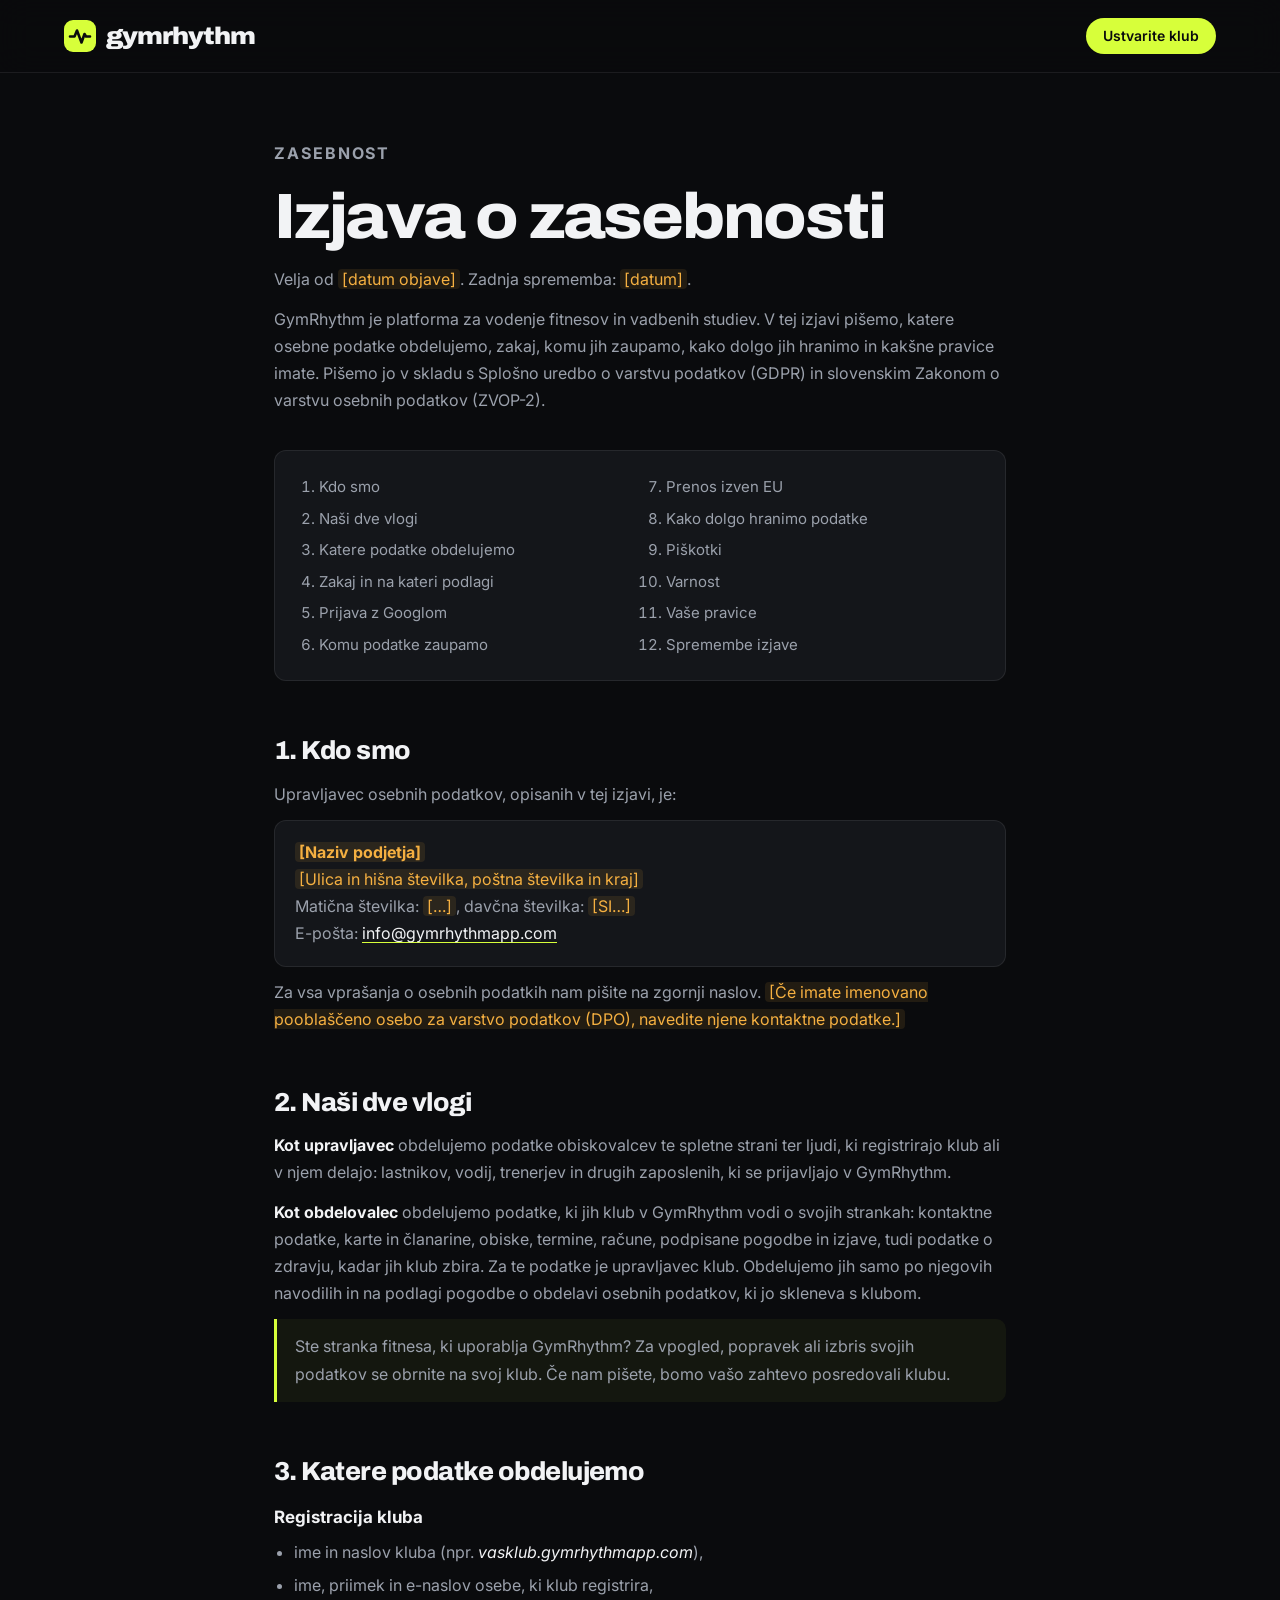
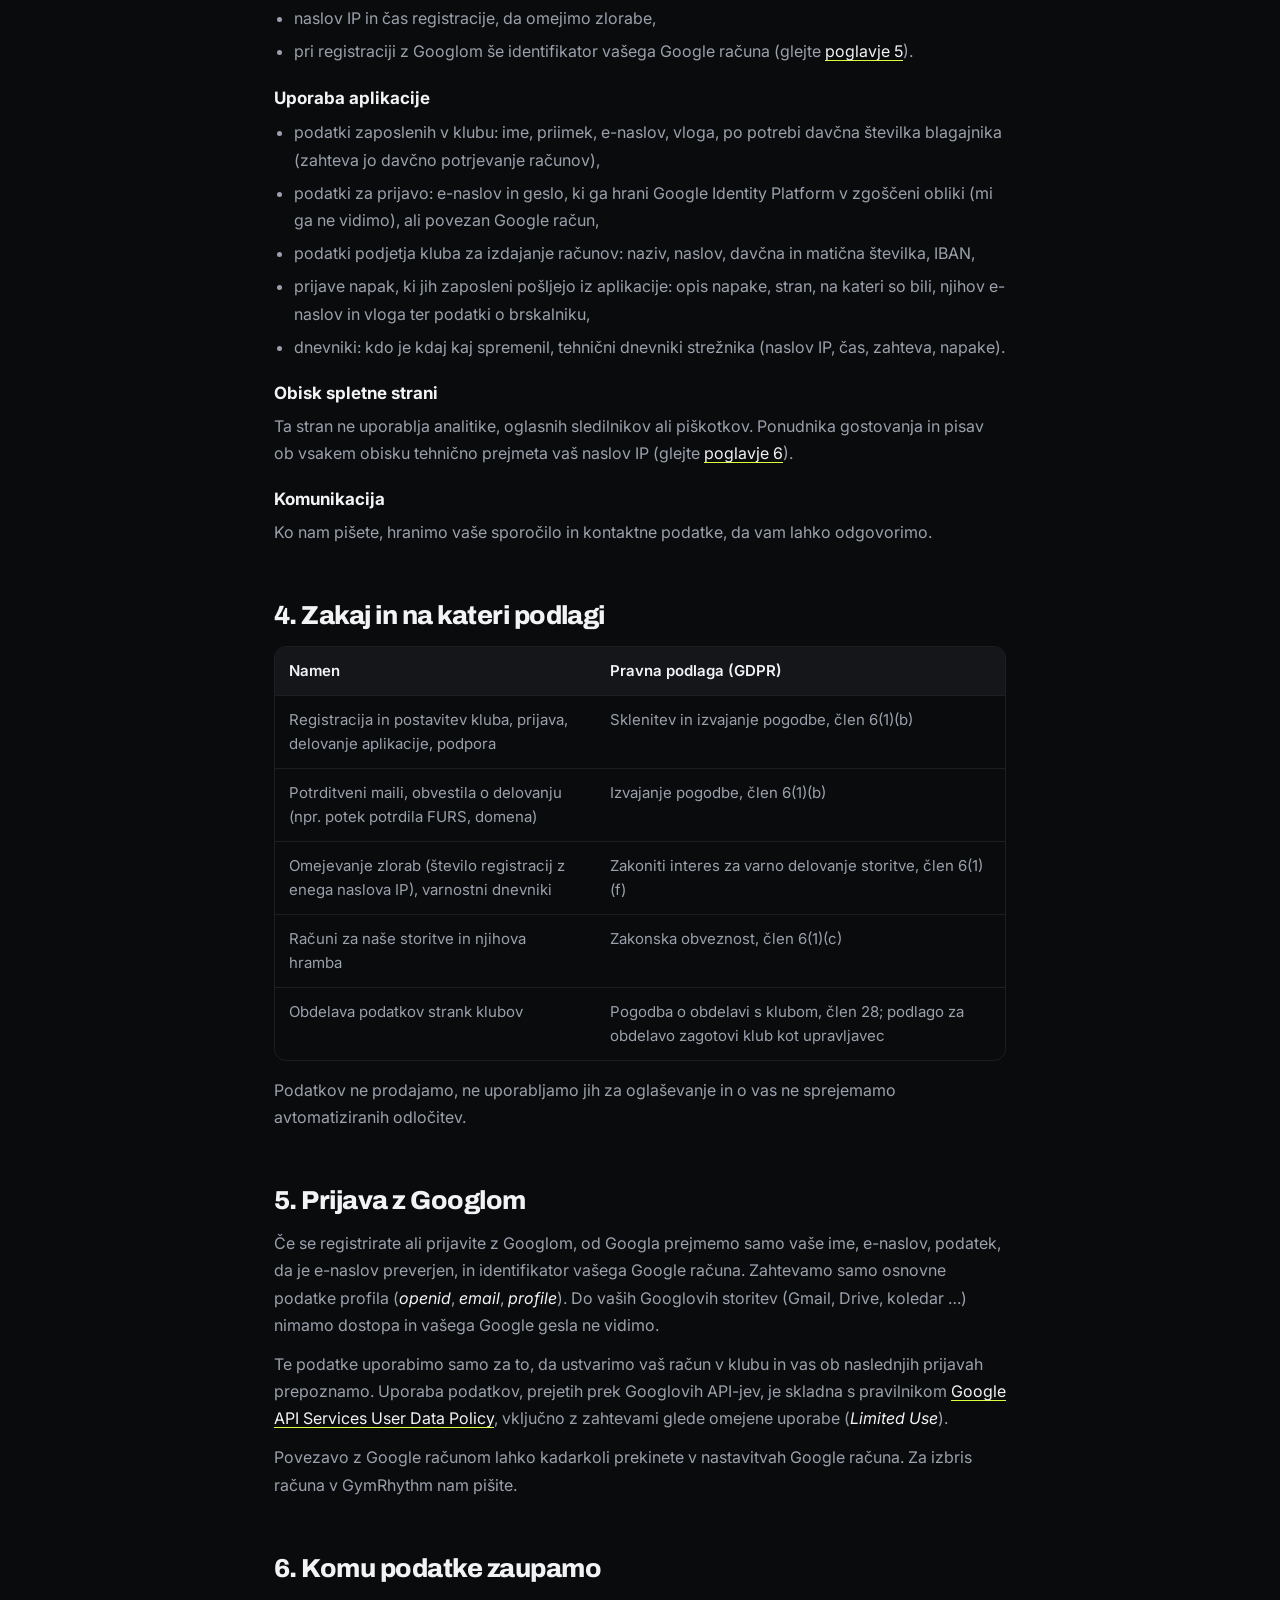
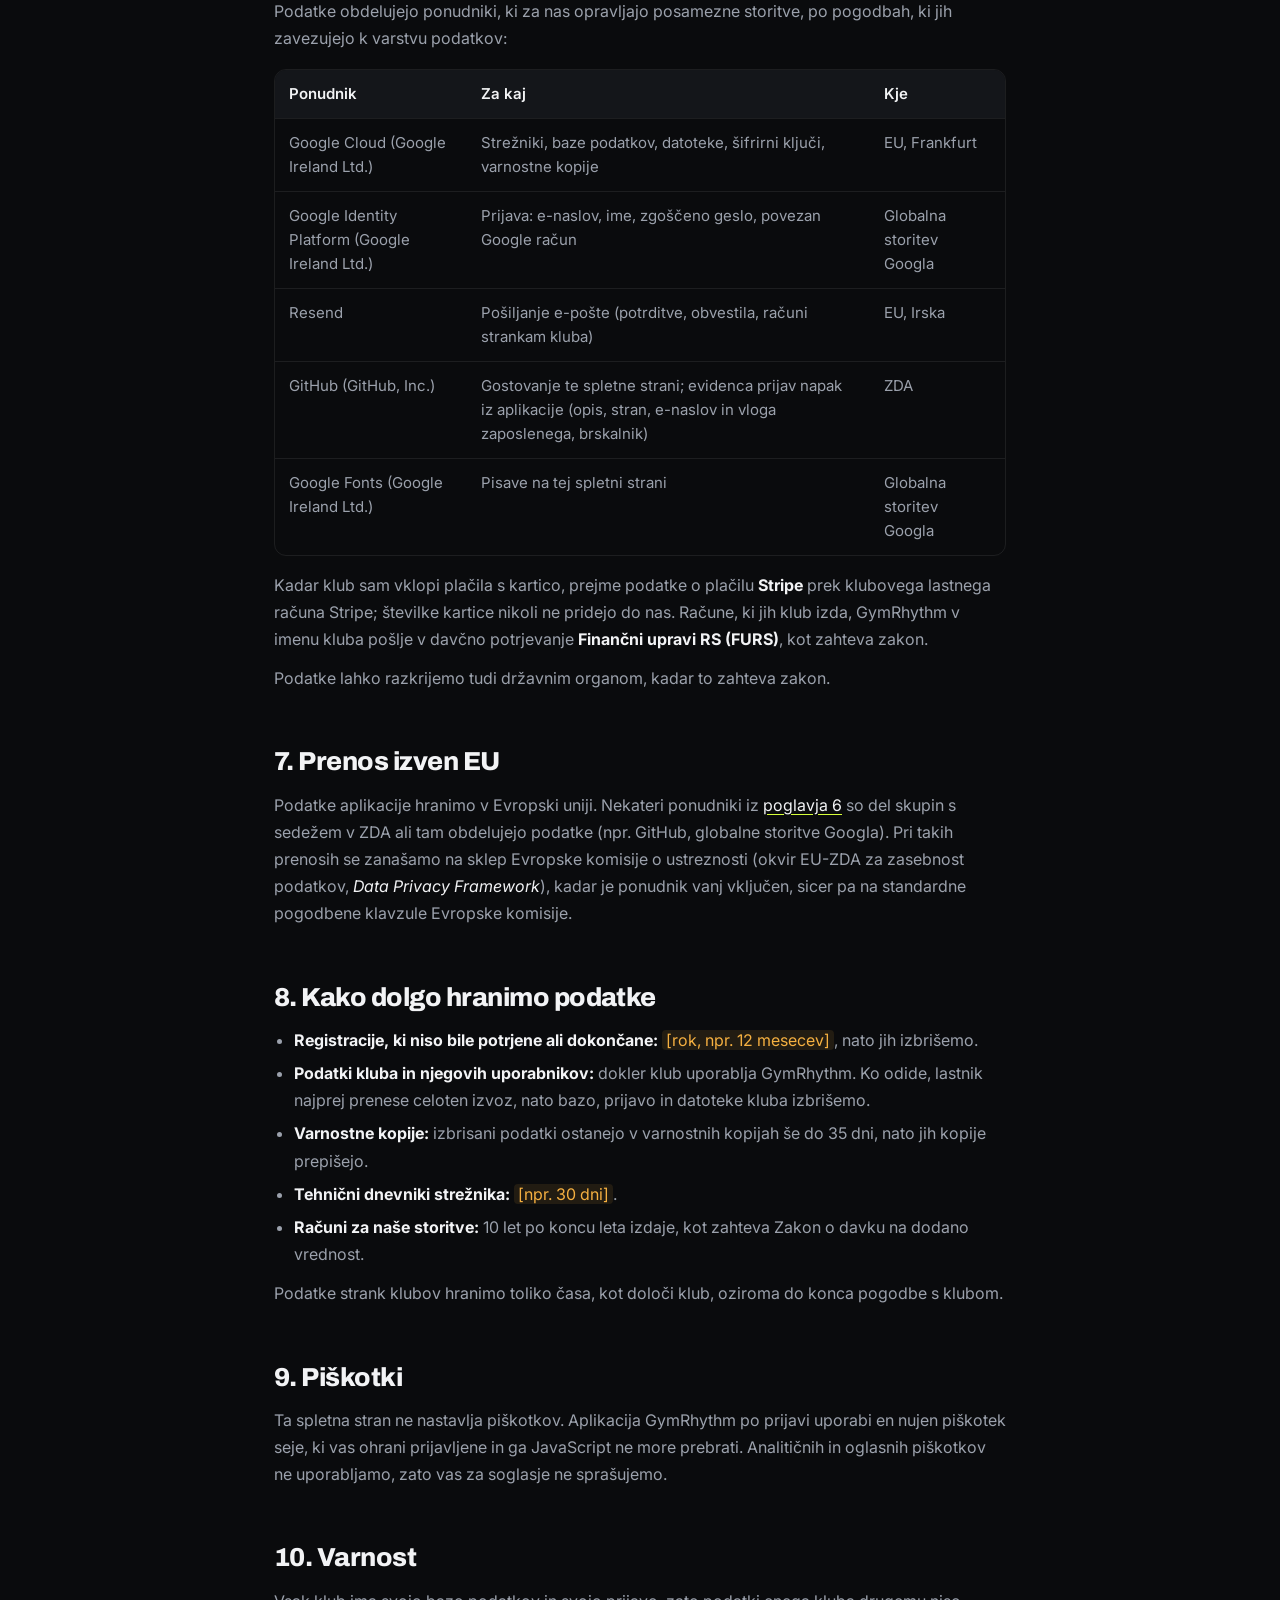
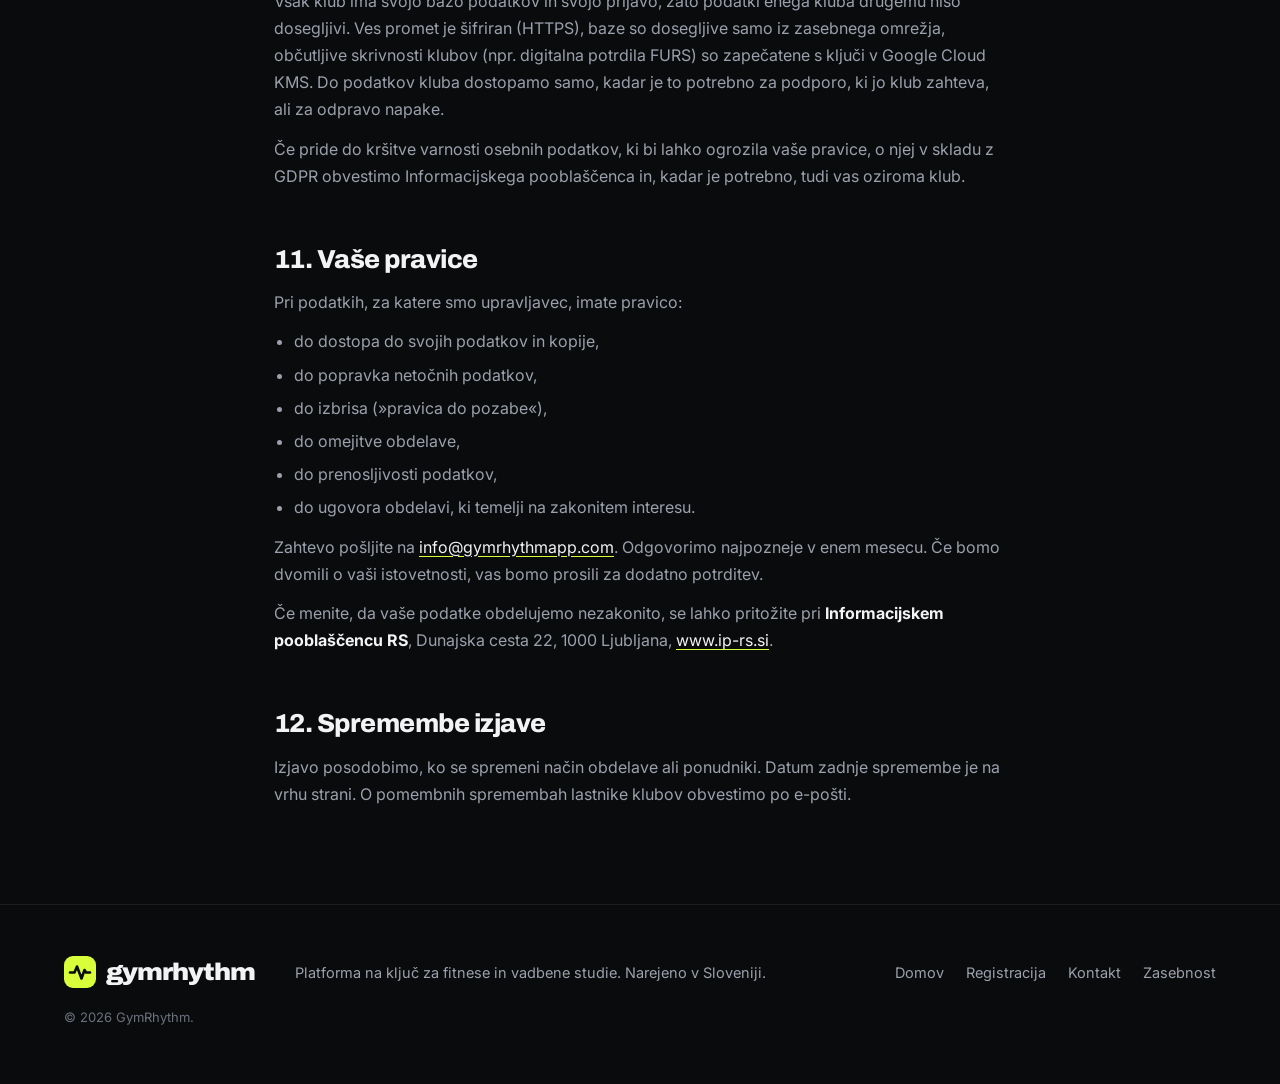
<file: zasebnost.html>
<!doctype html>
<html lang="sl">
<head>
  <meta charset="utf-8">
  <meta name="viewport" content="width=device-width, initial-scale=1">
  <title>Izjava o zasebnosti — GymRhythm</title>
  <meta name="description" content="Kako GymRhythm ravna z osebnimi podatki obiskovalcev, klubov in njihovih strank.">
  <meta name="theme-color" content="#0a0b0d">
  <link rel="canonical" href="https://gymrhythmapp.com/zasebnost.html">
  <link rel="icon" href="favicon.svg" type="image/svg+xml">
  <link rel="preconnect" href="https://fonts.googleapis.com">
  <link rel="preconnect" href="https://fonts.gstatic.com" crossorigin>
  <link href="https://fonts.googleapis.com/css2?family=Archivo:wdth,wght@62..125,400..900&family=Inter:wght@400;500;600;700&family=JetBrains+Mono:wght@500&display=swap" rel="stylesheet">
  <link rel="stylesheet" href="styles.css">
</head>
<body>
  <a class="skip" href="#vsebina">Preskoči na vsebino</a>

  <header class="nav is-scrolled">
    <div class="wrap nav__inner">
      <a class="logo" href="./" aria-label="GymRhythm — domov">
        <svg class="logo__mark" viewBox="0 0 32 32" aria-hidden="true"><rect width="32" height="32" rx="9" fill="var(--volt)"/><path d="M6 16.5h4.5l2.5-6 4.5 12 3-8.5 1.5 2.5H26" fill="none" stroke="#0a0b0d" stroke-width="2.6" stroke-linecap="round" stroke-linejoin="round"/></svg>
        <span class="logo__word">gymrhythm</span>
      </a>
      <a class="btn btn--volt btn--sm legal__cta" href="./#registracija">Ustvarite klub</a>
    </div>
  </header>

  <main id="vsebina" class="legal">
    <div class="wrap legal__inner">
      <p class="kicker">Zasebnost</p>
      <h1>Izjava o zasebnosti</h1>
      <p class="legal__meta">Velja od <span class="todo">[datum objave]</span>. Zadnja sprememba: <span class="todo">[datum]</span>.</p>

      <p class="legal__lead">GymRhythm je platforma za vodenje fitnesov in vadbenih studiev. V tej izjavi pišemo, katere osebne podatke obdelujemo, zakaj, komu jih zaupamo, kako dolgo jih hranimo in kakšne pravice imate. Pišemo jo v skladu s Splošno uredbo o varstvu podatkov (GDPR) in slovenskim Zakonom o varstvu osebnih podatkov (ZVOP-2).</p>

      <nav class="legal__toc" aria-label="Vsebina">
        <ol>
          <li><a href="#kdo">Kdo smo</a></li>
          <li><a href="#vloge">Naši dve vlogi</a></li>
          <li><a href="#podatki">Katere podatke obdelujemo</a></li>
          <li><a href="#namen">Zakaj in na kateri podlagi</a></li>
          <li><a href="#google">Prijava z Googlom</a></li>
          <li><a href="#obdelovalci">Komu podatke zaupamo</a></li>
          <li><a href="#prenos">Prenos izven EU</a></li>
          <li><a href="#hramba">Kako dolgo hranimo podatke</a></li>
          <li><a href="#piskotki">Piškotki</a></li>
          <li><a href="#varnost">Varnost</a></li>
          <li><a href="#pravice">Vaše pravice</a></li>
          <li><a href="#spremembe">Spremembe izjave</a></li>
        </ol>
      </nav>

      <section id="kdo">
        <h2>1. Kdo smo</h2>
        <p>Upravljavec osebnih podatkov, opisanih v tej izjavi, je:</p>
        <address>
          <b><span class="todo">[Naziv podjetja]</span></b><br>
          <span class="todo">[Ulica in hišna številka, poštna številka in kraj]</span><br>
          Matična številka: <span class="todo">[…]</span>, davčna številka: <span class="todo">[SI…]</span><br>
          E-pošta: <a href="mailto:info@gymrhythmapp.com">info@gymrhythmapp.com</a>
        </address>
        <p>Za vsa vprašanja o osebnih podatkih nam pišite na zgornji naslov. <span class="todo">[Če imate imenovano pooblaščeno osebo za varstvo podatkov (DPO), navedite njene kontaktne podatke.]</span></p>
      </section>

      <section id="vloge">
        <h2>2. Naši dve vlogi</h2>
        <p><b>Kot upravljavec</b> obdelujemo podatke obiskovalcev te spletne strani ter ljudi, ki registrirajo klub ali v njem delajo: lastnikov, vodij, trenerjev in drugih zaposlenih, ki se prijavljajo v GymRhythm.</p>
        <p><b>Kot obdelovalec</b> obdelujemo podatke, ki jih klub v GymRhythm vodi o svojih strankah: kontaktne podatke, karte in članarine, obiske, termine, račune, podpisane pogodbe in izjave, tudi podatke o zdravju, kadar jih klub zbira. Za te podatke je upravljavec klub. Obdelujemo jih samo po njegovih navodilih in na podlagi pogodbe o obdelavi osebnih podatkov, ki jo skleneva s klubom.</p>
        <p class="legal__note">Ste stranka fitnesa, ki uporablja GymRhythm? Za vpogled, popravek ali izbris svojih podatkov se obrnite na svoj klub. Če nam pišete, bomo vašo zahtevo posredovali klubu.</p>
      </section>

      <section id="podatki">
        <h2>3. Katere podatke obdelujemo</h2>
        <h3>Registracija kluba</h3>
        <ul>
          <li>ime in naslov kluba (npr. <i>vasklub.gymrhythmapp.com</i>),</li>
          <li>ime, priimek in e-naslov osebe, ki klub registrira,</li>
          <li>naslov IP in čas registracije, da omejimo zlorabe,</li>
          <li>pri registraciji z Googlom še identifikator vašega Google računa (glejte <a href="#google">poglavje 5</a>).</li>
        </ul>
        <h3>Uporaba aplikacije</h3>
        <ul>
          <li>podatki zaposlenih v klubu: ime, priimek, e-naslov, vloga, po potrebi davčna številka blagajnika (zahteva jo davčno potrjevanje računov),</li>
          <li>podatki za prijavo: e-naslov in geslo, ki ga hrani Google Identity Platform v zgoščeni obliki (mi ga ne vidimo), ali povezan Google račun,</li>
          <li>podatki podjetja kluba za izdajanje računov: naziv, naslov, davčna in matična številka, IBAN,</li>
          <li>prijave napak, ki jih zaposleni pošljejo iz aplikacije: opis napake, stran, na kateri so bili, njihov e-naslov in vloga ter podatki o brskalniku,</li>
          <li>dnevniki: kdo je kdaj kaj spremenil, tehnični dnevniki strežnika (naslov IP, čas, zahteva, napake).</li>
        </ul>
        <h3>Obisk spletne strani</h3>
        <p>Ta stran ne uporablja analitike, oglasnih sledilnikov ali piškotkov. Ponudnika gostovanja in pisav ob vsakem obisku tehnično prejmeta vaš naslov IP (glejte <a href="#obdelovalci">poglavje 6</a>).</p>
        <h3>Komunikacija</h3>
        <p>Ko nam pišete, hranimo vaše sporočilo in kontaktne podatke, da vam lahko odgovorimo.</p>
      </section>

      <section id="namen">
        <h2>4. Zakaj in na kateri podlagi</h2>
        <div class="legal__table" role="region" aria-label="Nameni obdelave" tabindex="0">
          <table>
            <thead><tr><th>Namen</th><th>Pravna podlaga (GDPR)</th></tr></thead>
            <tbody>
              <tr><td>Registracija in postavitev kluba, prijava, delovanje aplikacije, podpora</td><td>Sklenitev in izvajanje pogodbe, člen 6(1)(b)</td></tr>
              <tr><td>Potrditveni maili, obvestila o delovanju (npr. potek potrdila FURS, domena)</td><td>Izvajanje pogodbe, člen 6(1)(b)</td></tr>
              <tr><td>Omejevanje zlorab (število registracij z enega naslova IP), varnostni dnevniki</td><td>Zakoniti interes za varno delovanje storitve, člen 6(1)(f)</td></tr>
              <tr><td>Računi za naše storitve in njihova hramba</td><td>Zakonska obveznost, člen 6(1)(c)</td></tr>
              <tr><td>Obdelava podatkov strank klubov</td><td>Pogodba o obdelavi s klubom, člen 28; podlago za obdelavo zagotovi klub kot upravljavec</td></tr>
            </tbody>
          </table>
        </div>
        <p>Podatkov ne prodajamo, ne uporabljamo jih za oglaševanje in o vas ne sprejemamo avtomatiziranih odločitev.</p>
      </section>

      <section id="google">
        <h2>5. Prijava z Googlom</h2>
        <p>Če se registrirate ali prijavite z Googlom, od Googla prejmemo samo vaše ime, e-naslov, podatek, da je e-naslov preverjen, in identifikator vašega Google računa. Zahtevamo samo osnovne podatke profila (<i>openid</i>, <i>email</i>, <i>profile</i>). Do vaših Googlovih storitev (Gmail, Drive, koledar …) nimamo dostopa in vašega Google gesla ne vidimo.</p>
        <p>Te podatke uporabimo samo za to, da ustvarimo vaš račun v klubu in vas ob naslednjih prijavah prepoznamo. Uporaba podatkov, prejetih prek Googlovih API-jev, je skladna s pravilnikom <a href="https://developers.google.com/terms/api-services-user-data-policy" rel="noopener">Google API Services User Data Policy</a>, vključno z zahtevami glede omejene uporabe (<i>Limited Use</i>).</p>
        <p>Povezavo z Google računom lahko kadarkoli prekinete v nastavitvah Google računa. Za izbris računa v GymRhythm nam pišite.</p>
      </section>

      <section id="obdelovalci">
        <h2>6. Komu podatke zaupamo</h2>
        <p>Podatke obdelujejo ponudniki, ki za nas opravljajo posamezne storitve, po pogodbah, ki jih zavezujejo k varstvu podatkov:</p>
        <div class="legal__table" role="region" aria-label="Obdelovalci" tabindex="0">
          <table>
            <thead><tr><th>Ponudnik</th><th>Za kaj</th><th>Kje</th></tr></thead>
            <tbody>
              <tr><td>Google Cloud (Google Ireland Ltd.)</td><td>Strežniki, baze podatkov, datoteke, šifrirni ključi, varnostne kopije</td><td>EU, Frankfurt</td></tr>
              <tr><td>Google Identity Platform (Google Ireland Ltd.)</td><td>Prijava: e-naslov, ime, zgoščeno geslo, povezan Google račun</td><td>Globalna storitev Googla</td></tr>
              <tr><td>Resend</td><td>Pošiljanje e-pošte (potrditve, obvestila, računi strankam kluba)</td><td>EU, Irska</td></tr>
              <tr><td>GitHub (GitHub, Inc.)</td><td>Gostovanje te spletne strani; evidenca prijav napak iz aplikacije (opis, stran, e-naslov in vloga zaposlenega, brskalnik)</td><td>ZDA</td></tr>
              <tr><td>Google Fonts (Google Ireland Ltd.)</td><td>Pisave na tej spletni strani</td><td>Globalna storitev Googla</td></tr>
            </tbody>
          </table>
        </div>
        <p>Kadar klub sam vklopi plačila s kartico, prejme podatke o plačilu <b>Stripe</b> prek klubovega lastnega računa Stripe; številke kartice nikoli ne pridejo do nas. Račune, ki jih klub izda, GymRhythm v imenu kluba pošlje v davčno potrjevanje <b>Finančni upravi RS (FURS)</b>, kot zahteva zakon.</p>
        <p>Podatke lahko razkrijemo tudi državnim organom, kadar to zahteva zakon.</p>
      </section>

      <section id="prenos">
        <h2>7. Prenos izven EU</h2>
        <p>Podatke aplikacije hranimo v Evropski uniji. Nekateri ponudniki iz <a href="#obdelovalci">poglavja 6</a> so del skupin s sedežem v ZDA ali tam obdelujejo podatke (npr. GitHub, globalne storitve Googla). Pri takih prenosih se zanašamo na sklep Evropske komisije o ustreznosti (okvir EU-ZDA za zasebnost podatkov, <i>Data Privacy Framework</i>), kadar je ponudnik vanj vključen, sicer pa na standardne pogodbene klavzule Evropske komisije.</p>
      </section>

      <section id="hramba">
        <h2>8. Kako dolgo hranimo podatke</h2>
        <ul>
          <li><b>Registracije, ki niso bile potrjene ali dokončane:</b> <span class="todo">[rok, npr. 12 mesecev]</span>, nato jih izbrišemo.</li>
          <li><b>Podatki kluba in njegovih uporabnikov:</b> dokler klub uporablja GymRhythm. Ko odide, lastnik najprej prenese celoten izvoz, nato bazo, prijavo in datoteke kluba izbrišemo.</li>
          <li><b>Varnostne kopije:</b> izbrisani podatki ostanejo v varnostnih kopijah še do 35 dni, nato jih kopije prepišejo.</li>
          <li><b>Tehnični dnevniki strežnika:</b> <span class="todo">[npr. 30 dni]</span>.</li>
          <li><b>Računi za naše storitve:</b> 10 let po koncu leta izdaje, kot zahteva Zakon o davku na dodano vrednost.</li>
        </ul>
        <p>Podatke strank klubov hranimo toliko časa, kot določi klub, oziroma do konca pogodbe s klubom.</p>
      </section>

      <section id="piskotki">
        <h2>9. Piškotki</h2>
        <p>Ta spletna stran ne nastavlja piškotkov. Aplikacija GymRhythm po prijavi uporabi en nujen piškotek seje, ki vas ohrani prijavljene in ga JavaScript ne more prebrati. Analitičnih in oglasnih piškotkov ne uporabljamo, zato vas za soglasje ne sprašujemo.</p>
      </section>

      <section id="varnost">
        <h2>10. Varnost</h2>
        <p>Vsak klub ima svojo bazo podatkov in svojo prijavo, zato podatki enega kluba drugemu niso dosegljivi. Ves promet je šifriran (HTTPS), baze so dosegljive samo iz zasebnega omrežja, občutljive skrivnosti klubov (npr. digitalna potrdila FURS) so zapečatene s ključi v Google Cloud KMS. Do podatkov kluba dostopamo samo, kadar je to potrebno za podporo, ki jo klub zahteva, ali za odpravo napake.</p>
        <p>Če pride do kršitve varnosti osebnih podatkov, ki bi lahko ogrozila vaše pravice, o njej v skladu z GDPR obvestimo Informacijskega pooblaščenca in, kadar je potrebno, tudi vas oziroma klub.</p>
      </section>

      <section id="pravice">
        <h2>11. Vaše pravice</h2>
        <p>Pri podatkih, za katere smo upravljavec, imate pravico:</p>
        <ul>
          <li>do dostopa do svojih podatkov in kopije,</li>
          <li>do popravka netočnih podatkov,</li>
          <li>do izbrisa (»pravica do pozabe«),</li>
          <li>do omejitve obdelave,</li>
          <li>do prenosljivosti podatkov,</li>
          <li>do ugovora obdelavi, ki temelji na zakonitem interesu.</li>
        </ul>
        <p>Zahtevo pošljite na <a href="mailto:info@gymrhythmapp.com">info@gymrhythmapp.com</a>. Odgovorimo najpozneje v enem mesecu. Če bomo dvomili o vaši istovetnosti, vas bomo prosili za dodatno potrditev.</p>
        <p>Če menite, da vaše podatke obdelujemo nezakonito, se lahko pritožite pri <b>Informacijskem pooblaščencu RS</b>, Dunajska cesta 22, 1000 Ljubljana, <a href="https://www.ip-rs.si" rel="noopener">www.ip-rs.si</a>.</p>
      </section>

      <section id="spremembe">
        <h2>12. Spremembe izjave</h2>
        <p>Izjavo posodobimo, ko se spremeni način obdelave ali ponudniki. Datum zadnje spremembe je na vrhu strani. O pomembnih spremembah lastnike klubov obvestimo po e-pošti.</p>
      </section>
    </div>
  </main>

  <footer class="footer">
    <div class="wrap footer__inner">
      <a class="logo" href="./" aria-label="GymRhythm — domov">
        <svg class="logo__mark" viewBox="0 0 32 32" aria-hidden="true"><rect width="32" height="32" rx="9" fill="var(--volt)"/><path d="M6 16.5h4.5l2.5-6 4.5 12 3-8.5 1.5 2.5H26" fill="none" stroke="#0a0b0d" stroke-width="2.6" stroke-linecap="round" stroke-linejoin="round"/></svg>
        <span class="logo__word">gymrhythm</span>
      </a>
      <p>Platforma na ključ za fitnese in vadbene studie. Narejeno v Sloveniji.</p>
      <nav aria-label="Noga">
        <a href="./">Domov</a>
        <a href="./#registracija">Registracija</a>
        <a href="./#kontakt">Kontakt</a>
        <a href="zasebnost.html" aria-current="page">Zasebnost</a>
      </nav>
      <small>© 2026 GymRhythm.</small>
    </div>
  </footer>
</body>
</html>
</file>
<file: styles.css>
/* GymRhythm landing — tokens
   --volt is GymRhythm's own brand; --club is the demo Club's accent,
   changed live by the white-label tuner. */
:root {
  color-scheme: dark;
  --bg: #0a0b0d;
  --bg-2: #0f1114;
  --surface: #14161a;
  --surface-2: #1b1e23;
  --line: rgba(255, 255, 255, 0.08);
  --line-2: rgba(255, 255, 255, 0.14);
  --text: #f2f3f5;
  --muted: #9ba1ac;
  --dim: #6b717c;
  --volt: #d7ff3a;
  --volt-ink: #0a0b0d;
  --ok: #4fd18b;
  --warn: #f5b041;
  --club: #2563eb;
  --club-fg: #ffffff;
  --radius: 18px;
  --radius-sm: 12px;
  --wrap: 1200px;
  --display: "Archivo", "Inter", system-ui, sans-serif;
  --body: "Inter", system-ui, -apple-system, "Segoe UI", sans-serif;
  --mono: "JetBrains Mono", ui-monospace, SFMono-Regular, Menlo, monospace;
  --ease: cubic-bezier(0.2, 0.7, 0.2, 1);
}

*, *::before, *::after { box-sizing: border-box; }
html { scroll-behavior: smooth; -webkit-text-size-adjust: 100%; }
body {
  margin: 0;
  background: var(--bg);
  color: var(--text);
  font: 400 16px/1.6 var(--body);
  -webkit-font-smoothing: antialiased;
  text-rendering: optimizeLegibility;
  overflow-x: hidden;
}
img, svg { display: block; max-width: 100%; }
a { color: inherit; text-decoration: none; }
h1, h2, h3, h4 { margin: 0; font-family: var(--display); font-weight: 800; letter-spacing: -0.02em; line-height: 1.05; }
p { margin: 0; }
ul, ol { margin: 0; padding: 0; list-style: none; }
button { font: inherit; color: inherit; }
::selection { background: var(--volt); color: var(--volt-ink); }
:focus-visible { outline: 2px solid var(--volt); outline-offset: 3px; border-radius: 6px; }

.wrap { width: 100%; max-width: var(--wrap); margin: 0 auto; padding: 0 24px; }
@media (max-width: 640px) { .wrap { padding: 0 16px; } }

.skip { position: absolute; left: -9999px; top: 8px; z-index: 100; background: var(--volt); color: var(--volt-ink); padding: 10px 14px; border-radius: 10px; font-weight: 600; }
.skip:focus { left: 8px; }

/* ---------- buttons ---------- */
.btn {
  display: inline-flex; align-items: center; justify-content: center; gap: 10px;
  padding: 12px 20px; border-radius: 999px; border: 1px solid transparent;
  font-weight: 600; font-size: 15px; line-height: 1; white-space: nowrap; cursor: pointer;
  transition: transform .2s var(--ease), background .2s, box-shadow .2s, border-color .2s, color .2s;
}
.btn:hover { transform: translateY(-1px); }
.btn:active { transform: translateY(0); }
.btn--sm { padding: 10px 16px; font-size: 14px; }
.btn--lg { padding: 17px 28px; font-size: 16px; }
.btn--block { width: 100%; }
.btn--volt { background: var(--volt); color: var(--volt-ink); box-shadow: 0 0 0 0 rgba(215,255,58,0); }
.btn--volt:hover { box-shadow: 0 10px 40px -8px rgba(215,255,58,.55); }
.btn--ghost { border-color: var(--line-2); background: rgba(255,255,255,.03); }
.btn--ghost:hover { border-color: rgba(255,255,255,.3); background: rgba(255,255,255,.06); }
.btn--dark { background: var(--volt-ink); color: var(--volt); }
.btn--dark:hover { box-shadow: 0 14px 40px -10px rgba(0,0,0,.6); }
.btn--outline-dark { border-color: rgba(10,11,13,.35); color: var(--volt-ink); }
.btn--outline-dark:hover { border-color: var(--volt-ink); background: rgba(10,11,13,.06); }
.btn:disabled { opacity: .35; cursor: not-allowed; transform: none; box-shadow: none; }

/* ---------- nav ---------- */
.nav {
  position: fixed; inset: 0 0 auto 0; z-index: 50;
  transition: background .3s, border-color .3s, backdrop-filter .3s;
  border-bottom: 1px solid transparent;
}
.nav.is-scrolled { background: rgba(10,11,13,.72); backdrop-filter: blur(16px) saturate(140%); -webkit-backdrop-filter: blur(16px) saturate(140%); border-color: var(--line); }
.nav__inner { display: flex; align-items: center; gap: 28px; height: 72px; }
.logo { display: inline-flex; align-items: center; gap: 10px; }
.logo__mark { width: 32px; height: 32px; }
.logo__word { font-family: var(--display); font-weight: 900; font-size: 24px; letter-spacing: -0.04em; font-stretch: 110%; }
.nav__links { display: flex; gap: 26px; margin-left: auto; font-size: 14.5px; color: var(--muted); }
.nav__links a { transition: color .2s; }
.nav__links a:hover { color: var(--text); }
.nav__login { font-size: 14.5px; font-weight: 500; color: var(--text); white-space: nowrap; transition: color .2s; }
.nav__login:hover { color: var(--volt); }
.nav__burger { display: none; margin-left: auto; width: 44px; height: 44px; border: 1px solid var(--line-2); border-radius: 12px; background: transparent; cursor: pointer; position: relative; }
.nav__burger span { position: absolute; left: 12px; right: 12px; height: 2px; background: var(--text); border-radius: 2px; transition: transform .25s var(--ease), top .25s var(--ease); }
.nav__burger span:first-child { top: 16px; }
.nav__burger span:last-child { top: 25px; }
.nav__burger[aria-expanded="true"] span:first-child { top: 21px; transform: rotate(45deg); }
.nav__burger[aria-expanded="true"] span:last-child { top: 21px; transform: rotate(-45deg); }
.mobile-menu { display: grid; gap: 4px; padding: 8px 16px 20px; background: rgba(10,11,13,.96); border-bottom: 1px solid var(--line); }
.mobile-menu[hidden] { display: none; }
.mobile-menu a:not(.btn) { padding: 14px 4px; border-bottom: 1px solid var(--line); font-weight: 500; }
.mobile-menu .btn { margin-top: 14px; }
@media (max-width: 1100px) {
  .nav__links, .nav__login, .nav__cta { display: none; }
  .nav__burger { display: block; }
  .nav { background: rgba(10,11,13,.82); backdrop-filter: blur(14px); -webkit-backdrop-filter: blur(14px); }
}

/* ---------- hero ---------- */
.hero { position: relative; padding: 148px 0 40px; overflow: hidden; isolation: isolate; }
.hero__glow {
  position: absolute; z-index: -1; inset: -20% -10% auto; height: 900px;
  background:
    radial-gradient(40% 50% at 50% 0%, rgba(215,255,58,.16), transparent 70%),
    radial-gradient(30% 40% at 85% 30%, color-mix(in oklab, var(--club) 30%, transparent), transparent 70%),
    radial-gradient(30% 40% at 10% 40%, rgba(80,120,255,.12), transparent 70%);
  transition: background .6s;
}
.hero__grid {
  position: absolute; z-index: -1; inset: 0;
  background-image: linear-gradient(var(--line) 1px, transparent 1px), linear-gradient(90deg, var(--line) 1px, transparent 1px);
  background-size: 64px 64px;
  mask-image: radial-gradient(70% 55% at 50% 20%, #000 20%, transparent 75%);
  -webkit-mask-image: radial-gradient(70% 55% at 50% 20%, #000 20%, transparent 75%);
  opacity: .6;
}
.hero__inner { text-align: center; }
.eyebrow {
  display: inline-flex; align-items: center; gap: 10px;
  padding: 7px 14px 7px 12px; border: 1px solid var(--line-2); border-radius: 999px;
  background: rgba(255,255,255,.03); color: var(--muted); font-size: 13.5px; font-weight: 500;
}
.pulse { width: 8px; height: 8px; border-radius: 50%; background: var(--volt); box-shadow: 0 0 0 0 rgba(215,255,58,.6); animation: pulse 2.2s infinite; }
@keyframes pulse { 0% { box-shadow: 0 0 0 0 rgba(215,255,58,.55); } 70% { box-shadow: 0 0 0 10px rgba(215,255,58,0); } 100% { box-shadow: 0 0 0 0 rgba(215,255,58,0); } }
.hero__title {
  margin: 26px auto 0; max-width: 15ch;
  font-size: clamp(44px, 8.4vw, 112px); font-weight: 900; font-stretch: 112%; letter-spacing: -0.045em; line-height: .94;
}
.hl { color: var(--volt); position: relative; white-space: nowrap; }
.hero__keep { white-space: nowrap; }
.hero__lead { margin: 28px auto 0; max-width: 680px; color: var(--muted); font-size: clamp(17px, 2vw, 20px); line-height: 1.55; }
.hero__ctas { display: flex; flex-wrap: wrap; justify-content: center; gap: 12px; margin-top: 36px; }
.hero__ticks { display: flex; flex-wrap: wrap; justify-content: center; gap: 10px 26px; margin-top: 26px; color: var(--muted); font-size: 14px; }
.hero__ticks li { display: inline-flex; align-items: center; gap: 8px; }
.hero__ticks li::before { content: ""; width: 16px; height: 16px; border-radius: 50%; background: rgba(215,255,58,.14) url("data:image/svg+xml,%3Csvg xmlns='http://www.w3.org/2000/svg' viewBox='0 0 16 16'%3E%3Cpath d='M4.5 8.2l2.3 2.3 4.7-5' fill='none' stroke='%23d7ff3a' stroke-width='1.8' stroke-linecap='round' stroke-linejoin='round'/%3E%3C/svg%3E") center/16px no-repeat; }
@media (max-width: 640px) {
  .hero { padding-top: 112px; }
  .hero__ctas .btn { width: 100%; }
}

/* ---------- product stage ---------- */
.stage { position: relative; margin: 72px auto 0; max-width: 1080px; text-align: left; perspective: 2000px; }
.app {
  position: relative; border-radius: 16px; overflow: hidden;
  background: #0f1013; border: 1px solid var(--line-2);
  box-shadow: 0 60px 120px -40px rgba(0,0,0,.9), 0 0 0 1px rgba(255,255,255,.02), 0 -1px 0 rgba(255,255,255,.08) inset;
  transform: rotateX(8deg) scale(.98); transform-origin: 50% 0;
  transition: transform 1.2s var(--ease);
}
.stage.is-in .app { transform: rotateX(0) scale(1); }
.app__bar { display: flex; align-items: center; gap: 16px; padding: 12px 16px; border-bottom: 1px solid var(--line); background: #121418; }
.dots { display: flex; gap: 7px; }
.dots i { width: 11px; height: 11px; border-radius: 50%; background: #2a2d33; }
.app__url { display: inline-flex; align-items: center; gap: 7px; margin: 0 auto; padding: 5px 14px; border-radius: 8px; background: #1b1e23; color: var(--muted); font-size: 12.5px; min-width: 0; }
.app__url svg { width: 12px; height: 12px; color: var(--ok); flex: none; }
.app__body { display: grid; grid-template-columns: 210px 1fr; min-height: 470px; }
.app__side { border-right: 1px solid var(--line); padding: 18px 12px; background: #0d0e11; }
.app__club { display: flex; align-items: center; gap: 10px; padding: 4px 8px 18px; font-size: 14.5px; }
.app__clublogo {
  display: inline-grid; place-items: center; flex: none; width: 30px; height: 30px; border-radius: 9px;
  background: var(--club); color: var(--club-fg); font: 800 14px/1 var(--display); transition: background .4s, color .4s;
}
.app__side ul { display: grid; gap: 2px; }
.app__side li { display: flex; align-items: center; gap: 10px; padding: 8px 10px; border-radius: 9px; color: var(--muted); font-size: 13.5px; }
.app__side li.on { background: color-mix(in oklab, var(--club) 18%, transparent); color: var(--text); transition: background .4s; }
.app__side li.on .ic { background: var(--club); transition: background .4s; }
.app__main { padding: 22px 24px 24px; min-width: 0; }
.app__head { display: flex; align-items: flex-end; justify-content: space-between; gap: 12px; margin-bottom: 18px; }
.app__head small { color: var(--dim); font-size: 12.5px; }
.app__head h3 { font-size: 22px; letter-spacing: -0.02em; margin-top: 2px; }
.kpis { display: grid; grid-template-columns: repeat(4, 1fr); gap: 12px; }
.kpi { padding: 14px; border-radius: 12px; background: var(--surface); border: 1px solid var(--line); display: grid; gap: 4px; min-width: 0; }
.kpi small { color: var(--muted); font-size: 12px; white-space: nowrap; overflow: hidden; text-overflow: ellipsis; }
.kpi b { font: 800 24px/1.1 var(--display); letter-spacing: -0.02em; }
.kpi em { font-style: normal; font-size: 11.5px; color: var(--dim); }
.kpi em.up { color: var(--ok); }
.kpi em.warn { color: var(--warn); }
.app__cols { display: grid; grid-template-columns: 1.15fr 1fr; gap: 12px; margin-top: 12px; }
.panel { padding: 14px; border-radius: 12px; background: var(--surface); border: 1px solid var(--line); min-width: 0; }
.panel__h { display: flex; justify-content: space-between; align-items: baseline; gap: 8px; margin-bottom: 12px; font-size: 13px; }
.panel__h small { color: var(--dim); font-size: 12px; }
.bars { display: flex; align-items: flex-end; gap: 6px; height: 150px; }
.bars i { flex: 1; height: var(--h); border-radius: 5px 5px 2px 2px; background: color-mix(in oklab, var(--club) 35%, #23262c); transform-origin: bottom; transform: scaleY(0); transition: transform .9s var(--ease), background .4s; }
.bars i.now { background: var(--club); }
.stage.is-in .bars i { transform: scaleY(1); }
.bars i:nth-child(1){transition-delay:.30s}.bars i:nth-child(2){transition-delay:.34s}.bars i:nth-child(3){transition-delay:.38s}.bars i:nth-child(4){transition-delay:.42s}.bars i:nth-child(5){transition-delay:.46s}.bars i:nth-child(6){transition-delay:.50s}.bars i:nth-child(7){transition-delay:.54s}.bars i:nth-child(8){transition-delay:.58s}.bars i:nth-child(9){transition-delay:.62s}.bars i:nth-child(10){transition-delay:.66s}.bars i:nth-child(11){transition-delay:.70s}.bars i:nth-child(12){transition-delay:.74s}.bars i:nth-child(13){transition-delay:.78s}.bars i:nth-child(14){transition-delay:.82s}
.slots { display: grid; gap: 8px; }
.slots li { display: grid; grid-template-columns: 44px 1fr auto; align-items: center; gap: 10px; padding: 8px 10px; border-radius: 9px; background: var(--surface-2); font-size: 12.5px; }
.slots time { font-family: var(--mono); font-size: 11.5px; color: var(--muted); }
.slots span { color: var(--muted); white-space: nowrap; overflow: hidden; text-overflow: ellipsis; }
.slots b { color: var(--text); font-weight: 600; }
.chip { display: inline-flex; align-items: center; padding: 4px 9px; border-radius: 999px; background: rgba(255,255,255,.07); color: var(--text); font: 600 11.5px/1 var(--body); font-style: normal; white-space: nowrap; }
.chip--club { background: var(--club); color: var(--club-fg); transition: background .4s, color .4s; }
.chip--ok { background: rgba(79,209,139,.16); color: var(--ok); }

/* toasts */
.toast {
  position: absolute; display: flex; align-items: center; gap: 12px; padding: 12px 16px 12px 12px;
  border-radius: 14px; background: rgba(22,24,28,.86); border: 1px solid var(--line-2);
  backdrop-filter: blur(14px); -webkit-backdrop-filter: blur(14px);
  box-shadow: 0 24px 50px -16px rgba(0,0,0,.8); font-size: 13px; line-height: 1.3;
  opacity: 0; transform: translateY(16px) scale(.97); transition: opacity .7s var(--ease), transform .7s var(--ease);
}
.toast small { display: block; color: var(--muted); font-size: 12px; margin-top: 2px; }
.toast__ic { display: grid; place-items: center; width: 32px; height: 32px; border-radius: 10px; font-weight: 800; flex: none; }
.toast__ic.ok { background: rgba(79,209,139,.16); color: var(--ok); }
.toast__ic.club { background: var(--club); color: var(--club-fg); transition: background .4s, color .4s; }
.toast__ic.snow { background: rgba(110,170,255,.16); color: #8fbaff; }
.toast--a { right: -32px; top: -26px; }
.toast--b { left: -44px; top: 56%; }
.toast--c { right: 6%; bottom: -26px; }
.stage.is-in .toast { opacity: 1; transform: none; animation: float 7s ease-in-out infinite; }
.stage.is-in .toast--a { transition-delay: .9s; animation-delay: 1.6s; }
.stage.is-in .toast--b { transition-delay: 1.3s; animation-delay: 2.4s; }
.stage.is-in .toast--c { transition-delay: 1.7s; animation-delay: 3.2s; }
@keyframes float { 0%,100% { transform: translateY(0); } 50% { transform: translateY(-8px); } }

@media (max-width: 1140px) { .toast--a { right: 8px; } .toast--b { left: -8px; } }
@media (max-width: 900px) {
  .app__body { grid-template-columns: 1fr; }
  .app__side { display: none; }
  .kpis { grid-template-columns: repeat(2, 1fr); }
  .app__cols { grid-template-columns: 1fr; }
  .toast--b { display: none; }
}
@media (max-width: 640px) {
  .stage { margin-top: 48px; }
  .app__main { padding: 16px; }
  .app__head .chip { display: none; }
  .toast--a { position: relative; inset: auto; margin: -20px 12px 0 auto; width: max-content; max-width: calc(100% - 24px); }
  .toast--c { display: none; }
  .bars { height: 110px; }
}

/* ---------- strip ---------- */
.strip { padding: 56px 0 24px; }
.strip__inner { display: flex; flex-direction: column; align-items: center; gap: 22px; }
.strip__label { color: var(--dim); font-size: 13px; letter-spacing: .08em; text-transform: uppercase; font-weight: 600; text-align: center; }
.strip__list { display: flex; flex-wrap: wrap; justify-content: center; gap: 12px 40px; font: 800 22px/1 var(--display); font-stretch: 105%; letter-spacing: -0.02em; color: #5d636e; }
.strip__list li { transition: color .3s; }
.strip__list li:hover { color: var(--text); }
@media (max-width: 640px) { .strip__list { gap: 10px 24px; font-size: 18px; } }

/* ---------- sections ---------- */
.section { padding: 120px 0; position: relative; }
@media (max-width: 760px) { .section { padding: 80px 0; } }
.section__head { max-width: 760px; margin-bottom: 56px; }
.kicker { display: inline-block; margin-bottom: 16px; color: var(--volt); font-size: 13px; font-weight: 700; letter-spacing: .12em; text-transform: uppercase; }
.section h2 { font-size: clamp(34px, 5vw, 60px); font-stretch: 108%; letter-spacing: -0.035em; line-height: 1; }
.section__lead { margin-top: 20px; color: var(--muted); font-size: 18px; line-height: 1.6; max-width: 640px; }

/* ---------- problem (vs) ---------- */
.vs { display: grid; grid-template-columns: 1fr auto 1fr; gap: 24px; align-items: stretch; }
.vs__col { padding: 32px; border-radius: var(--radius); border: 1px solid var(--line); }
.vs__col h3 { font-size: 15px; letter-spacing: .1em; text-transform: uppercase; font-family: var(--body); font-weight: 700; margin-bottom: 20px; }
.vs__col ul { display: grid; gap: 14px; }
.vs__col li { display: flex; gap: 12px; font-size: 16px; }
.vs__col--before { background: var(--bg-2); color: var(--muted); }
.vs__col--before h3 { color: var(--dim); }
.vs__col--before li::before { content: "×"; color: #e2675a; font-weight: 700; width: 16px; flex: none; }
.vs__col--before li { text-decoration: line-through; text-decoration-color: rgba(226,103,90,.45); }
.vs__col--after { background: linear-gradient(160deg, rgba(215,255,58,.09), rgba(215,255,58,.02) 60%), var(--surface); border-color: rgba(215,255,58,.25); }
.vs__col--after h3 { color: var(--volt); }
.vs__col--after li::before { content: "✓"; color: var(--volt); font-weight: 700; width: 16px; flex: none; }
.vs__arrow { display: grid; place-items: center; font-size: 28px; color: var(--volt); }
@media (max-width: 860px) { .vs { grid-template-columns: 1fr; } .vs__arrow { transform: rotate(90deg); } .vs__col { padding: 24px; } }

/* ---------- feature grid ---------- */
.grid { display: grid; grid-template-columns: repeat(3, 1fr); gap: 16px; }
.card {
  position: relative; padding: 28px; border-radius: var(--radius);
  background: linear-gradient(180deg, rgba(255,255,255,.035), rgba(255,255,255,.01)); border: 1px solid var(--line);
  transition: border-color .3s, transform .3s var(--ease), background .3s;
  overflow: hidden;
}
.card::after {
  content: ""; position: absolute; inset: 0; pointer-events: none; opacity: 0; transition: opacity .3s;
  background: radial-gradient(400px circle at var(--mx, 50%) var(--my, 0%), rgba(215,255,58,.08), transparent 45%);
}
.card:hover { border-color: rgba(255,255,255,.18); transform: translateY(-3px); }
.card:hover::after { opacity: 1; }
.card--wide { grid-column: span 2; }
.card--hot { background: linear-gradient(140deg, rgba(215,255,58,.11), rgba(215,255,58,.015) 55%), var(--surface); border-color: rgba(215,255,58,.22); }
.card__ic { display: grid; place-items: center; width: 44px; height: 44px; border-radius: 12px; background: rgba(215,255,58,.1); margin-bottom: 20px; }
.card__ic .ic { width: 22px; height: 22px; background: var(--volt); }
.card h3 { font-size: 21px; font-stretch: 104%; letter-spacing: -0.02em; margin-bottom: 10px; }
.card p { color: var(--muted); font-size: 15.5px; }
.tags { display: flex; flex-wrap: wrap; gap: 8px; margin-top: 18px; }
.tags li { padding: 6px 11px; border-radius: 999px; border: 1px solid var(--line-2); font-size: 12.5px; color: var(--text); font-weight: 500; }
@media (max-width: 980px) { .grid { grid-template-columns: repeat(2, 1fr); } }
@media (max-width: 640px) { .grid { grid-template-columns: 1fr; } .card--wide { grid-column: auto; } .card { padding: 24px; } }

/* ---------- icons (CSS masks) ---------- */
.ic { display: inline-block; width: 16px; height: 16px; background: currentColor; flex: none; -webkit-mask: var(--i) center/contain no-repeat; mask: var(--i) center/contain no-repeat; }
.ic-grid  { --i: url("data:image/svg+xml,%3Csvg xmlns='http://www.w3.org/2000/svg' viewBox='0 0 24 24' fill='none' stroke='black' stroke-width='2' stroke-linejoin='round'%3E%3Crect x='3.5' y='3.5' width='7' height='7' rx='1.5'/%3E%3Crect x='13.5' y='3.5' width='7' height='7' rx='1.5'/%3E%3Crect x='3.5' y='13.5' width='7' height='7' rx='1.5'/%3E%3Crect x='13.5' y='13.5' width='7' height='7' rx='1.5'/%3E%3C/svg%3E"); }
.ic-users { --i: url("data:image/svg+xml,%3Csvg xmlns='http://www.w3.org/2000/svg' viewBox='0 0 24 24' fill='none' stroke='black' stroke-width='2' stroke-linecap='round'%3E%3Ccircle cx='9' cy='8' r='3.5'/%3E%3Cpath d='M2.5 20c.6-3.6 3.3-5.5 6.5-5.5s5.9 1.9 6.5 5.5'/%3E%3Cpath d='M16 4.8a3.5 3.5 0 0 1 0 6.4M18 14.8c2 .7 3.2 2.4 3.5 5.2'/%3E%3C/svg%3E"); }
.ic-cal   { --i: url("data:image/svg+xml,%3Csvg xmlns='http://www.w3.org/2000/svg' viewBox='0 0 24 24' fill='none' stroke='black' stroke-width='2' stroke-linecap='round'%3E%3Crect x='3.5' y='5' width='17' height='15.5' rx='2.5'/%3E%3Cpath d='M3.5 10h17M8 3v4M16 3v4'/%3E%3Ccircle cx='8.5' cy='14.5' r='.6' fill='black'/%3E%3Ccircle cx='12' cy='14.5' r='.6' fill='black'/%3E%3C/svg%3E"); }
.ic-check { --i: url("data:image/svg+xml,%3Csvg xmlns='http://www.w3.org/2000/svg' viewBox='0 0 24 24' fill='none' stroke='black' stroke-width='2' stroke-linecap='round' stroke-linejoin='round'%3E%3Ccircle cx='12' cy='12' r='8.5'/%3E%3Cpath d='M8 12.3l2.7 2.7L16 9.5'/%3E%3C/svg%3E"); }
.ic-board { --i: url("data:image/svg+xml,%3Csvg xmlns='http://www.w3.org/2000/svg' viewBox='0 0 24 24' fill='none' stroke='black' stroke-width='2' stroke-linejoin='round'%3E%3Crect x='3' y='4' width='5' height='16' rx='1.5'/%3E%3Crect x='9.5' y='4' width='5' height='11' rx='1.5'/%3E%3Crect x='16' y='4' width='5' height='7' rx='1.5'/%3E%3C/svg%3E"); }
.ic-doc   { --i: url("data:image/svg+xml,%3Csvg xmlns='http://www.w3.org/2000/svg' viewBox='0 0 24 24' fill='none' stroke='black' stroke-width='2' stroke-linecap='round' stroke-linejoin='round'%3E%3Cpath d='M6 2.8h8.5L19 7.3V21.2H6z'/%3E%3Cpath d='M14 3v5h5M9 12.5h7M9 16.5h5'/%3E%3C/svg%3E"); }
.ic-tag   { --i: url("data:image/svg+xml,%3Csvg xmlns='http://www.w3.org/2000/svg' viewBox='0 0 24 24' fill='none' stroke='black' stroke-width='2' stroke-linejoin='round'%3E%3Cpath d='M3.5 12.6V4.5a1 1 0 0 1 1-1h8.1l8 8a1.5 1.5 0 0 1 0 2.1l-6.9 6.9a1.5 1.5 0 0 1-2.1 0z'/%3E%3Ccircle cx='8.5' cy='8.5' r='1.6'/%3E%3C/svg%3E"); }
.ic-msg   { --i: url("data:image/svg+xml,%3Csvg xmlns='http://www.w3.org/2000/svg' viewBox='0 0 24 24' fill='none' stroke='black' stroke-width='2' stroke-linejoin='round'%3E%3Cpath d='M4 5h16a1 1 0 0 1 1 1v10a1 1 0 0 1-1 1h-9l-5 4v-4H4a1 1 0 0 1-1-1V6a1 1 0 0 1 1-1z'/%3E%3C/svg%3E"); }
.ic-chart { --i: url("data:image/svg+xml,%3Csvg xmlns='http://www.w3.org/2000/svg' viewBox='0 0 24 24' fill='none' stroke='black' stroke-width='2' stroke-linecap='round' stroke-linejoin='round'%3E%3Cpath d='M3.5 3.5v17h17'/%3E%3Cpath d='M7.5 15l4-4.5 3 3 5.5-6.5'/%3E%3C/svg%3E"); }
.ic-snow  { --i: url("data:image/svg+xml,%3Csvg xmlns='http://www.w3.org/2000/svg' viewBox='0 0 24 24' fill='none' stroke='black' stroke-width='2' stroke-linecap='round'%3E%3Cpath d='M12 2.5v19M3.8 7.2l16.4 9.6M3.8 16.8l16.4-9.6M9.5 4l2.5 2.5L14.5 4M9.5 20l2.5-2.5 2.5 2.5'/%3E%3C/svg%3E"); }
.ic-card  { --i: url("data:image/svg+xml,%3Csvg xmlns='http://www.w3.org/2000/svg' viewBox='0 0 24 24' fill='none' stroke='black' stroke-width='2' stroke-linecap='round'%3E%3Crect x='2.5' y='5' width='19' height='14' rx='2.5'/%3E%3Cpath d='M2.5 10h19M6.5 15h4'/%3E%3C/svg%3E"); }
.ic-pen   { --i: url("data:image/svg+xml,%3Csvg xmlns='http://www.w3.org/2000/svg' viewBox='0 0 24 24' fill='none' stroke='black' stroke-width='2' stroke-linecap='round' stroke-linejoin='round'%3E%3Cpath d='M15.5 4.5l4 4L9 19H5v-4z'/%3E%3Cpath d='M3 22c3-1.5 5-1.5 7 0s4 1.5 6 0 3-1 5-.5'/%3E%3C/svg%3E"); }
.ic-pin   { --i: url("data:image/svg+xml,%3Csvg xmlns='http://www.w3.org/2000/svg' viewBox='0 0 24 24' fill='none' stroke='black' stroke-width='2' stroke-linejoin='round'%3E%3Cpath d='M12 21.5s-7-6.2-7-11.8a7 7 0 0 1 14 0c0 5.6-7 11.8-7 11.8z'/%3E%3Ccircle cx='12' cy='9.6' r='2.6'/%3E%3C/svg%3E"); }
.ic-shield{ --i: url("data:image/svg+xml,%3Csvg xmlns='http://www.w3.org/2000/svg' viewBox='0 0 24 24' fill='none' stroke='black' stroke-width='2' stroke-linejoin='round' stroke-linecap='round'%3E%3Cpath d='M12 2.8l7.5 3v6c0 4.6-3.2 8.2-7.5 9.4-4.3-1.2-7.5-4.8-7.5-9.4v-6z'/%3E%3Cpath d='M8.8 12l2.2 2.2 4.2-4.4'/%3E%3C/svg%3E"); }

/* ---------- checks ---------- */
.checks { display: grid; gap: 14px; margin-top: 28px; }
.checks li { position: relative; padding-left: 32px; color: var(--muted); font-size: 16px; }
.checks li b { color: var(--text); font-weight: 600; }
.checks li::before { content: ""; position: absolute; left: 0; top: 2px; width: 20px; height: 20px; border-radius: 50%; background: rgba(215,255,58,.14) url("data:image/svg+xml,%3Csvg xmlns='http://www.w3.org/2000/svg' viewBox='0 0 16 16'%3E%3Cpath d='M4.5 8.2l2.3 2.3 4.7-5' fill='none' stroke='%23d7ff3a' stroke-width='1.8' stroke-linecap='round' stroke-linejoin='round'/%3E%3C/svg%3E") center/18px no-repeat; }
.checks--tight { gap: 10px; margin-top: 18px; }
.checks--tight li { font-size: 15px; }

/* ---------- white-label ---------- */
.brand { background: linear-gradient(180deg, transparent, var(--bg-2) 18%, var(--bg-2) 82%, transparent); }
.brand__inner { display: grid; grid-template-columns: 1fr 1.05fr; gap: 64px; align-items: center; }
.tuner { margin-top: 36px; padding: 22px; border-radius: var(--radius); background: var(--surface); border: 1px solid var(--line-2); display: grid; gap: 18px; }
.tuner__field { display: grid; gap: 10px; }
.tuner__field > span { font-size: 13px; font-weight: 600; color: var(--muted); letter-spacing: .02em; }
.tuner input[type="text"] {
  width: 100%; padding: 12px 14px; border-radius: 12px; border: 1px solid var(--line-2); background: var(--bg);
  color: var(--text); font: 600 16px var(--body); transition: border-color .2s;
}
.tuner input[type="text"]:focus { outline: none; border-color: var(--club); }
.swatches { display: flex; flex-wrap: wrap; gap: 10px; }
.swatches button, .swatch-custom {
  width: 36px; height: 36px; border-radius: 50%; border: 2px solid transparent; cursor: pointer; padding: 0;
  background: var(--s); box-shadow: inset 0 0 0 1px rgba(255,255,255,.15); transition: transform .2s var(--ease), border-color .2s;
}
.swatches button:hover, .swatch-custom:hover { transform: scale(1.08); }
.swatches button[aria-checked="true"] { border-color: var(--text); box-shadow: inset 0 0 0 3px var(--surface); }
.swatch-custom { position: relative; background: conic-gradient(#f43f5e, #f5b041, #d7ff3a, #10b981, #22d3ee, #2563eb, #8b5cf6, #f43f5e); overflow: hidden; }
.swatch-custom.is-on { border-color: var(--text); box-shadow: inset 0 0 0 3px var(--surface); }
.swatch-custom input { position: absolute; inset: -8px; width: calc(100% + 16px); height: calc(100% + 16px); opacity: 0; cursor: pointer; }
.tuner__hint { font-size: 13px; color: var(--dim); }

.brand__preview { position: relative; display: grid; grid-template-columns: 1fr 1fr; gap: 20px; align-items: center; }
.phone { position: relative; width: 100%; max-width: 290px; justify-self: end; aspect-ratio: 9 / 18.5; border-radius: 42px; padding: 10px; background: #1a1c20; border: 1px solid var(--line-2); box-shadow: 0 50px 100px -30px rgba(0,0,0,.9); }
.phone__notch { position: absolute; z-index: 2; top: 18px; left: 50%; transform: translateX(-50%); width: 34%; height: 22px; border-radius: 20px; background: #000; }
.phone__screen { height: 100%; border-radius: 33px; overflow: hidden; background: #f5f5f7; color: #111214; }
.mail { padding: 54px 18px 18px; display: grid; gap: 14px; font-size: 12.5px; line-height: 1.5; }
.mail__from { display: flex; align-items: center; gap: 10px; }
.mail__from b { display: block; font-size: 13px; }
.mail__from small { color: #6b6f78; font-size: 11px; }
.mail__hero { padding: 18px 16px; border-radius: 14px; background: var(--club); color: var(--club-fg); transition: background .4s, color .4s; }
.mail__hero small { display: block; opacity: .85; font-size: 11px; font-weight: 600; }
.mail__hero b { display: block; margin-top: 4px; font: 800 19px/1.15 var(--display); letter-spacing: -0.02em; }
.mail p { color: #3d4049; }
.mail__btn { justify-self: start; padding: 10px 16px; border-radius: 999px; background: var(--club); color: var(--club-fg); font-weight: 700; font-size: 12.5px; transition: background .4s, color .4s; }
.mail__foot { color: #9a9ea6; font-size: 10.5px; text-decoration: underline; }

.invoice { align-self: center; padding: 22px; border-radius: 18px; background: #fbfbfc; color: #111214; box-shadow: 0 40px 80px -30px rgba(0,0,0,.85); display: grid; gap: 10px; font-size: 13px; transform: rotate(1.5deg); }
.invoice__top { display: flex; align-items: center; gap: 10px; padding-bottom: 12px; border-bottom: 2px solid var(--club); transition: border-color .4s; }
.invoice__top b { display: block; font-size: 14px; }
.invoice__top small { color: #6b6f78; font-size: 11.5px; }
.invoice__row { display: flex; justify-content: space-between; gap: 12px; color: #3d4049; }
.invoice__row b { color: #111214; white-space: nowrap; }
.invoice__total { display: flex; justify-content: space-between; padding-top: 10px; border-top: 1px dashed #d4d6db; font-weight: 700; }
.invoice__total b { font: 800 18px var(--display); }
.invoice__pay { display: grid; grid-template-columns: 84px 1fr; gap: 12px; align-items: center; margin-top: 6px; padding: 12px; border-radius: 12px; background: #f0f1f4; }
.invoice__pay b { display: block; font-size: 12.5px; }
.invoice__pay small { display: block; color: #6b6f78; font-size: 11px; line-height: 1.4; margin: 2px 0 8px; }
.qr { width: 84px; height: 84px; background: #fff; border-radius: 6px; padding: 4px; }

@media (max-width: 1020px) { .brand__inner { grid-template-columns: 1fr; gap: 48px; } }
@media (max-width: 640px) {
  .brand__preview { grid-template-columns: 1fr; }
  .phone { justify-self: center; max-width: 270px; }
  .invoice { transform: none; }
}

/* ---------- money flow ---------- */
.flow { display: grid; grid-template-columns: repeat(4, 1fr); gap: 16px; counter-reset: s; position: relative; }
.flow::before {
  content: ""; position: absolute; left: 6%; right: 6%; top: 33px; height: 2px;
  background: linear-gradient(90deg, var(--volt) var(--fp, 0%), var(--line-2) var(--fp, 0%));
  transition: --fp 1.6s var(--ease);
}
.flow.is-in { --fp: 100%; }
.flow__step { position: relative; padding: 0 6px; }
.flow__n {
  position: relative; z-index: 1; display: grid; place-items: center; width: 66px; height: 66px; border-radius: 50%;
  background: var(--bg); border: 2px solid var(--line-2); font: 800 18px var(--display); color: var(--muted); margin-bottom: 22px;
  transition: border-color .4s, color .4s, background .4s, box-shadow .4s;
}
.flow.is-in .flow__n { border-color: var(--volt); color: var(--volt-ink); background: var(--volt); box-shadow: 0 0 0 6px rgba(215,255,58,.1); }
.flow.is-in li:nth-child(1) .flow__n { transition-delay: .1s; }
.flow.is-in li:nth-child(2) .flow__n { transition-delay: .55s; }
.flow.is-in li:nth-child(3) .flow__n { transition-delay: 1s; }
.flow.is-in li:nth-child(4) .flow__n { transition-delay: 1.45s; }
.flow__step h3 { font-size: 20px; margin-bottom: 8px; }
.flow__step p { color: var(--muted); font-size: 15px; }
@property --fp { syntax: "<percentage>"; inherits: true; initial-value: 0%; }
@media (max-width: 860px) {
  .flow { grid-template-columns: 1fr; gap: 26px; }
  .flow::before { left: 32px; right: auto; top: 10px; bottom: 10px; width: 2px; height: auto; background: linear-gradient(180deg, var(--volt) var(--fp, 0%), var(--line-2) var(--fp, 0%)); }
  .flow__step { display: grid; grid-template-columns: 66px 1fr; column-gap: 20px; padding: 0; }
  .flow__n { grid-row: span 2; margin: 0; }
  .flow__step h3 { align-self: end; }
}

.furs { margin-top: 72px; display: grid; grid-template-columns: 1.1fr 1fr; gap: 48px; align-items: center; padding: 44px; border-radius: 24px; background: var(--surface); border: 1px solid var(--line); }
.furs__copy h3 { font-size: clamp(26px, 3vw, 34px); font-stretch: 106%; letter-spacing: -0.03em; }
.receipt { padding: 24px; border-radius: 16px; background: var(--bg); border: 1px solid var(--line-2); font-size: 14px; }
.receipt__h { display: flex; justify-content: space-between; align-items: center; gap: 12px; padding-bottom: 16px; margin-bottom: 16px; border-bottom: 1px dashed var(--line-2); }
.receipt__h b { font: 700 14px var(--mono); letter-spacing: .02em; }
.receipt dl { display: grid; grid-template-columns: auto 1fr; gap: 10px 20px; margin: 0; }
.receipt dt { color: var(--dim); }
.receipt dd { margin: 0; text-align: right; }
.mono { font-family: var(--mono); font-size: 13px; color: var(--volt); }
.badge-ok { display: inline-flex; align-items: center; gap: 6px; padding: 5px 10px; border-radius: 999px; background: rgba(79,209,139,.14); color: var(--ok); font-size: 12px; font-weight: 700; white-space: nowrap; }
.badge-ok::before { content: ""; width: 6px; height: 6px; border-radius: 50%; background: currentColor; }
@media (max-width: 900px) { .furs { grid-template-columns: 1fr; padding: 28px; gap: 32px; } }
@media (max-width: 480px) { .furs { padding: 20px; } .receipt { padding: 18px; } .receipt__h { flex-direction: column; align-items: flex-start; } }

/* ---------- split sections ---------- */
.split__inner { display: grid; grid-template-columns: 1fr 1.1fr; gap: 72px; align-items: center; }
.split--rev .split__copy { order: 2; }
@media (max-width: 980px) { .split__inner { grid-template-columns: 1fr; gap: 48px; } .split--rev .split__copy { order: 0; } }

/* board */
.board { display: grid; grid-template-columns: repeat(4, 1fr); gap: 10px; padding: 16px; border-radius: 22px; background: var(--surface); border: 1px solid var(--line); }
.board__col { padding: 10px; border-radius: 14px; background: var(--bg-2); display: grid; gap: 8px; align-content: start; min-height: 260px; min-width: 0; }
.board__col h4 { display: flex; justify-content: space-between; font: 600 12.5px var(--body); color: var(--muted); padding: 2px 4px 6px; letter-spacing: 0; }
.board__col h4 em { font-style: normal; color: var(--dim); }
.board__col--won { background: color-mix(in oklab, var(--club) 12%, var(--bg-2)); transition: background .4s; }
.kcard { padding: 11px; border-radius: 10px; background: var(--surface-2); border: 1px solid var(--line); display: grid; gap: 5px; font-size: 12.5px; min-width: 0; }
.kcard b { font-weight: 600; font-size: 13px; }
.kcard small { color: var(--dim); font-size: 11.5px; }
.kcard .chip { justify-self: start; }
.kcard--move { border-color: color-mix(in oklab, var(--club) 60%, transparent); box-shadow: 0 16px 30px -12px rgba(0,0,0,.7); animation: nudge 5s var(--ease) infinite; }
@keyframes nudge { 0%,60%,100% { transform: none; } 70% { transform: translateX(14px) rotate(2deg); } 85% { transform: translateX(0) rotate(0); } }
.kprog { height: 4px; border-radius: 4px; background: rgba(255,255,255,.08); overflow: hidden; }
.kprog i { display: block; height: 100%; width: var(--p); background: var(--club); transition: background .4s; }
@media (max-width: 640px) {
  .board { grid-template-columns: repeat(4, 74%); overflow-x: auto; scroll-snap-type: x mandatory; padding: 12px; }
  .board__col { scroll-snap-align: start; min-height: 200px; }
}

/* membership card */
.mcard { padding: 28px; border-radius: 24px; background: linear-gradient(160deg, color-mix(in oklab, var(--club) 16%, var(--surface)), var(--surface) 55%); border: 1px solid var(--line-2); display: grid; gap: 22px; box-shadow: 0 50px 100px -40px rgba(0,0,0,.9); transition: background .4s; }
.mcard__top { display: flex; justify-content: space-between; align-items: flex-start; gap: 12px; }
.mcard__top small { color: var(--muted); font-size: 12.5px; }
.mcard__top b { display: block; font: 800 22px/1.2 var(--display); letter-spacing: -0.02em; margin-top: 2px; }
.mcard__label { display: flex; justify-content: space-between; font-size: 13.5px; color: var(--muted); margin-bottom: 8px; }
.mcard__label b { color: var(--text); }
.meter { height: 10px; border-radius: 10px; background: rgba(255,255,255,.07); overflow: hidden; }
.meter i { display: block; height: 100%; width: 0; border-radius: 10px; background: var(--club); transition: width 1.2s var(--ease) .2s, background .4s; }
.mcard.is-in .meter i { width: var(--p); }
.timeline__bar { display: flex; height: 14px; border-radius: 8px; overflow: hidden; gap: 3px; }
.seg { width: var(--w); height: 100%; border-radius: 4px; }
.seg--on { background: color-mix(in oklab, var(--club) 70%, #fff 0%); transition: background .4s; }
.seg--rest { background: color-mix(in oklab, var(--club) 35%, #2a2d33); }
.seg--freeze { background: repeating-linear-gradient(45deg, rgba(143,186,255,.55) 0 5px, rgba(143,186,255,.2) 5px 10px); }
.timeline__labels { display: flex; justify-content: space-between; margin-top: 8px; font: 500 12px var(--mono); color: var(--dim); }
.timeline__labels .freeze { color: #8fbaff; }
.mcard__credit { display: flex; justify-content: space-between; align-items: center; padding: 14px 16px; border-radius: 14px; background: rgba(0,0,0,.25); border: 1px solid var(--line); font-size: 14px; }
.mcard__credit span { color: var(--muted); }

/* chat */
.chat { display: grid; gap: 14px; padding: 24px; border-radius: 24px; background: var(--surface); border: 1px solid var(--line); }
.sms { max-width: 88%; padding: 14px 16px; border-radius: 18px 18px 18px 6px; background: var(--surface-2); border: 1px solid var(--line); font-size: 14.5px; line-height: 1.5; opacity: 0; transform: translateY(12px); transition: opacity .6s var(--ease), transform .6s var(--ease); }
.sms__from { display: block; font-size: 11.5px; font-weight: 700; color: var(--club); margin-bottom: 4px; transition: color .4s; filter: brightness(1.25); }
.sms time { display: block; font-size: 11px; color: var(--dim); margin-top: 6px; }
.sms--push { justify-self: center; border-radius: 18px; background: rgba(255,255,255,.06); backdrop-filter: blur(10px); }
.sms--mail { justify-self: end; border-radius: 18px 18px 6px 18px; background: color-mix(in oklab, var(--club) 22%, var(--surface-2)); }
.sms--mail .sms__from { color: var(--muted); filter: none; }
.chat.is-in .sms { opacity: 1; transform: none; }
.chat.is-in .sms:nth-child(2) { transition-delay: .35s; }
.chat.is-in .sms:nth-child(3) { transition-delay: .7s; }

/* ---------- add-ons ---------- */
.addon-grid { display: grid; grid-template-columns: repeat(3, 1fr); gap: 1px; background: var(--line); border: 1px solid var(--line); border-radius: var(--radius); overflow: hidden; }
.addon { padding: 32px; background: var(--bg); transition: background .3s; }
.addon:hover { background: var(--bg-2); }
.addon__ic { display: grid; place-items: center; width: 40px; height: 40px; border-radius: 12px; border: 1px solid var(--line-2); color: var(--volt); font-size: 18px; font-weight: 700; margin-bottom: 18px; }
.addon h3 { font-size: 19px; margin-bottom: 8px; }
.addon p { color: var(--muted); font-size: 15px; }
@media (max-width: 900px) { .addon-grid { grid-template-columns: repeat(2, 1fr); } }
@media (max-width: 600px) { .addon-grid { grid-template-columns: 1fr; } .addon { padding: 24px; } }

/* ---------- onboarding ---------- */
.onboard { background: linear-gradient(180deg, transparent, var(--bg-2) 20%, var(--bg-2) 80%, transparent); }
.onboard__inner { display: grid; grid-template-columns: 1.15fr 1fr; gap: 72px; align-items: start; }
.steps { display: grid; gap: 4px; margin-top: 40px; }
.steps li { display: grid; grid-template-columns: 44px 1fr; gap: 18px; padding: 18px 0; border-top: 1px solid var(--line); }
.steps li > span { display: grid; place-items: center; width: 44px; height: 44px; border-radius: 12px; background: var(--surface-2); border: 1px solid var(--line-2); font: 800 17px var(--display); color: var(--volt); }
.steps h3 { font-size: 19px; margin: 2px 0 6px; }
.steps p { color: var(--muted); font-size: 15.5px; }
.steps b { color: var(--text); font-weight: 600; }
.golive { position: sticky; top: 104px; padding: 26px; border-radius: 24px; background: var(--surface); border: 1px solid var(--line-2); box-shadow: 0 50px 100px -40px rgba(0,0,0,.9); }
.golive__h { display: flex; justify-content: space-between; align-items: center; margin-bottom: 18px; font-size: 16px; }
.golive__pct { font: 700 14px var(--mono); color: var(--muted); }
.golive ul { display: grid; gap: 8px; margin-bottom: 20px; }
.golive li { display: grid; grid-template-columns: 26px 1fr; gap: 12px; align-items: center; padding: 12px 14px; border-radius: 12px; background: var(--bg-2); border: 1px solid var(--line); transition: border-color .4s, background .4s; }
.golive li i { width: 26px; height: 26px; border-radius: 50%; border: 2px dashed var(--line-2); transition: all .4s var(--ease); }
.golive li b { display: block; font-size: 14.5px; font-weight: 600; }
.golive li small { color: var(--dim); font-size: 12.5px; }
.golive li.done { border-color: rgba(79,209,139,.3); }
.golive li.done i { border: 0; background: var(--ok) url("data:image/svg+xml,%3Csvg xmlns='http://www.w3.org/2000/svg' viewBox='0 0 16 16'%3E%3Cpath d='M4.5 8.2l2.3 2.3 4.7-5' fill='none' stroke='%230a0b0d' stroke-width='2' stroke-linecap='round' stroke-linejoin='round'/%3E%3C/svg%3E") center/16px no-repeat; transform: scale(1.05); }
.golive__btn:not(:disabled) { animation: glow 2s ease-in-out infinite; }
.golive__btn.is-live { background: var(--ok); }
@keyframes glow { 0%,100% { box-shadow: 0 0 0 0 rgba(215,255,58,.0); } 50% { box-shadow: 0 0 0 8px rgba(215,255,58,.15); } }
@media (max-width: 980px) { .onboard__inner { grid-template-columns: 1fr; gap: 40px; } .golive { position: relative; top: 0; } }

/* ---------- security ---------- */
.sec-grid { display: grid; grid-template-columns: repeat(3, 1fr); gap: 16px; }
.sec { padding: 28px; border-radius: var(--radius); border: 1px solid var(--line); background: linear-gradient(180deg, rgba(255,255,255,.03), transparent); }
.sec b { display: block; font: 800 20px/1.2 var(--display); font-stretch: 104%; letter-spacing: -0.02em; margin-bottom: 10px; }
.sec b::before { content: ""; display: block; width: 28px; height: 3px; border-radius: 3px; background: var(--volt); margin-bottom: 18px; }
.sec p { color: var(--muted); font-size: 15.5px; }
@media (max-width: 900px) { .sec-grid { grid-template-columns: repeat(2, 1fr); } }
@media (max-width: 600px) { .sec-grid { grid-template-columns: 1fr; } .sec { padding: 24px; } }

/* ---------- origin ---------- */
.origin__inner { display: grid; gap: 64px; padding: 64px; border-radius: 28px; border: 1px solid var(--line); background: radial-gradient(60% 80% at 0% 0%, rgba(215,255,58,.08), transparent 60%), var(--surface); }
.origin blockquote { margin: 0; max-width: 900px; font: 700 clamp(24px, 3.4vw, 40px)/1.2 var(--display); font-stretch: 104%; letter-spacing: -0.03em; }
.origin blockquote::before { content: "“"; display: block; color: var(--volt); font-size: 1.8em; line-height: .6; margin-bottom: 8px; }
.stats { display: grid; grid-template-columns: repeat(4, 1fr); gap: 24px; margin: 0; }
.stats div { padding-top: 20px; border-top: 1px solid var(--line-2); }
.stats dt { font: 900 clamp(44px, 6vw, 72px)/1 var(--display); font-stretch: 112%; letter-spacing: -0.04em; color: var(--volt); }
.stats dd { margin: 8px 0 0; color: var(--muted); font-size: 15px; }
@media (max-width: 760px) { .origin__inner { padding: 32px 24px; gap: 40px; } .stats { grid-template-columns: repeat(2, 1fr); } }

/* ---------- pricing ---------- */
.plans { display: grid; grid-template-columns: repeat(3, 1fr); gap: 16px; align-items: stretch; }
.plan { position: relative; display: flex; flex-direction: column; padding: 32px; border-radius: 22px; border: 1px solid var(--line); background: var(--surface); }
.plan h3 { font-size: 26px; font-stretch: 106%; }
.plan__sub { color: var(--muted); margin-top: 6px; }
.plan .checks { flex: 1; margin-bottom: 28px; }
.plan--hot { background: linear-gradient(160deg, rgba(215,255,58,.14), rgba(215,255,58,.02) 60%), var(--surface); border-color: rgba(215,255,58,.4); box-shadow: 0 40px 80px -40px rgba(215,255,58,.25); transform: translateY(-8px); }
.plan__flag { position: absolute; top: -12px; left: 32px; padding: 6px 12px; border-radius: 999px; background: var(--volt); color: var(--volt-ink); font-size: 12px; font-weight: 800; letter-spacing: .04em; text-transform: uppercase; }
.roadmap { display: flex; flex-wrap: wrap; align-items: center; gap: 10px; margin-top: 32px; padding: 18px 22px; border-radius: 16px; border: 1px dashed var(--line-2); color: var(--muted); font-size: 14px; }
.roadmap b { color: var(--text); margin-right: 6px; }
.roadmap span { padding: 6px 12px; border-radius: 999px; background: var(--surface); border: 1px solid var(--line); }
@media (max-width: 980px) { .plans { grid-template-columns: 1fr; max-width: 560px; } .plan--hot { transform: none; order: -1; } }

/* ---------- FAQ ---------- */
.faq__inner { display: grid; grid-template-columns: 1fr 1.6fr; gap: 64px; align-items: start; }
.faq .section__head { position: sticky; top: 110px; }
.faq__list { display: grid; }
.faq details { border-top: 1px solid var(--line); }
.faq details:last-child { border-bottom: 1px solid var(--line); }
.faq summary { display: flex; justify-content: space-between; align-items: center; gap: 24px; padding: 24px 0; cursor: pointer; list-style: none; font: 700 19px/1.3 var(--display); letter-spacing: -0.01em; }
.faq summary::-webkit-details-marker { display: none; }
.faq summary::after { content: ""; flex: none; width: 32px; height: 32px; border-radius: 50%; border: 1px solid var(--line-2); background: url("data:image/svg+xml,%3Csvg xmlns='http://www.w3.org/2000/svg' viewBox='0 0 16 16'%3E%3Cpath d='M8 3.5v9M3.5 8h9' stroke='%23d7ff3a' stroke-width='1.6' stroke-linecap='round'/%3E%3C/svg%3E") center/14px no-repeat; transition: transform .3s var(--ease), background-color .3s; }
.faq details[open] summary::after { transform: rotate(45deg); background-color: rgba(215,255,58,.1); }
.faq details p { padding: 0 48px 26px 0; color: var(--muted); font-size: 16px; }
.faq details p b { color: var(--text); }
@media (max-width: 900px) { .faq__inner { grid-template-columns: 1fr; gap: 0; } .faq .section__head { position: static; margin-bottom: 32px; } .faq details p { padding-right: 0; } .faq summary { font-size: 17px; } }

/* ---------- sign-up ---------- */
.signup { background: linear-gradient(180deg, transparent, var(--bg-2) 20%, var(--bg-2) 80%, transparent); }
.signup__inner { display: grid; grid-template-columns: 1fr 1fr; gap: 64px; align-items: center; }
.signup__login { margin-top: 22px; color: var(--muted); font-size: 15px; }
.signup__login a { color: var(--text); font-weight: 600; text-decoration: underline; text-underline-offset: 3px; }
.signup__login a:hover { color: var(--volt); }
.signup__steps { display: grid; gap: 12px; margin-top: 32px; counter-reset: none; }
.signup__steps li { display: flex; align-items: center; gap: 14px; font-weight: 500; }
.signup__steps span { display: grid; place-items: center; flex: none; width: 34px; height: 34px; border-radius: 10px; background: var(--surface-2); border: 1px solid var(--line-2); font: 800 15px var(--display); color: var(--volt); }
.signup__card { padding: 28px; border-radius: 24px; background: var(--surface); border: 1px solid var(--line-2); box-shadow: 0 50px 100px -40px rgba(0,0,0,.9); }
.signup__form { display: grid; gap: 16px; }
.signup__form[hidden], .signup__done[hidden], .signup__msg[hidden] { display: none; }
.signup__kind { display: grid; grid-template-columns: 1fr 1fr; gap: 10px; margin: 0 0 20px; padding: 0; border: 0; min-width: 0; }
.signup__kind legend { margin-bottom: 8px; padding: 0; color: var(--muted); font-size: 14px; }
.signup__kind label { position: relative; cursor: pointer; }
.signup__kind input { position: absolute; opacity: 0; inset: 0; margin: 0; cursor: pointer; }
.signup__kind span { display: grid; gap: 4px; height: 100%; padding: 12px 14px; border: 1px solid var(--line-2); border-radius: var(--radius-sm); background: var(--surface-2); transition: border-color .2s var(--ease), background .2s var(--ease); }
.signup__kind b { font-weight: 600; font-size: 15px; }
.signup__kind small { color: var(--muted); font-size: 13px; line-height: 1.35; }
.signup__kind input:checked + span { border-color: var(--volt); background: rgba(215, 255, 58, 0.06); }
.signup__kind input:focus-visible + span { outline: 2px solid var(--volt); outline-offset: 2px; }
.field { display: grid; gap: 8px; min-width: 0; }
.field > span:first-child { font-size: 13px; font-weight: 600; color: var(--muted); letter-spacing: .02em; }
.field input {
  width: 100%; min-width: 0; padding: 12px 14px; border-radius: 12px; border: 1px solid var(--line-2); background: var(--bg);
  color: var(--text); font: 500 16px var(--body); transition: border-color .2s;
}
.field input::placeholder { color: var(--dim); }
.field input:focus { outline: none; border-color: var(--volt); }
.field input[aria-invalid="true"] { border-color: #ff6b6b; }
.field__addr { display: flex; align-items: stretch; border-radius: 12px; }
.field__addr input { border-top-right-radius: 0; border-bottom-right-radius: 0; font-family: var(--mono); font-size: 15px; }
.field__addr i { display: flex; align-items: center; padding: 0 12px; border: 1px solid var(--line-2); border-left: 0; border-radius: 0 12px 12px 0; background: var(--surface-2); color: var(--muted); font: 500 14px var(--mono); font-style: normal; white-space: nowrap; }
.field__row { display: grid; grid-template-columns: 1fr 1fr; gap: 12px; }
.field__err { min-height: 0; color: #ff8a8a; font-size: 13px; }
.field__err:empty { display: none; }
.signup__hp { position: absolute; left: -9999px; width: 1px; height: 1px; overflow: hidden; }
.signup__msg { padding: 12px 14px; border-radius: 12px; background: rgba(255,107,107,.1); border: 1px solid rgba(255,107,107,.3); color: #ffb3b3; font-size: 14.5px; }
.signup__fine { color: var(--dim); font-size: 13px; line-height: 1.5; }
.signup__done { display: grid; gap: 12px; justify-items: start; }
.signup__done:focus { outline: none; }
.signup__done h3 { font-size: 26px; }
.signup__done p { color: var(--muted); }
.signup__done b { color: var(--text); font-weight: 600; overflow-wrap: anywhere; }
.signup__check { width: 52px; height: 52px; border-radius: 50%; background: var(--ok) url("data:image/svg+xml,%3Csvg xmlns='http://www.w3.org/2000/svg' viewBox='0 0 16 16'%3E%3Cpath d='M4.5 8.2l2.3 2.3 4.7-5' fill='none' stroke='%230a0b0d' stroke-width='2' stroke-linecap='round' stroke-linejoin='round'/%3E%3C/svg%3E") center/28px no-repeat; }
.btn.is-busy { opacity: .7; cursor: progress; }
.btn--google { background: #fff; color: #1f1f1f; border-color: #dadce0; }
.btn--google:hover { box-shadow: 0 10px 40px -12px rgba(255,255,255,.35); }
.btn--google svg { width: 20px; height: 20px; flex: none; }
.signup__google { display: grid; gap: 12px; margin-bottom: 20px; }
.signup__google[hidden] { display: none; }
.signup__google .signup__fine { text-align: center; }
.signup__or { display: flex; align-items: center; gap: 12px; color: var(--dim); font-size: 13px; margin-top: 4px; }
.signup__or::before, .signup__or::after { content: ""; flex: 1; height: 1px; background: var(--line-2); }
.signup__fine a { color: var(--muted); text-decoration: underline; text-underline-offset: 3px; }
@media (max-width: 980px) { .signup__inner { grid-template-columns: 1fr; gap: 40px; } }
@media (max-width: 480px) {
  .signup__card { padding: 20px; }
  .field__row { grid-template-columns: 1fr; }
  .signup__kind { grid-template-columns: 1fr; }
  .field__addr i { padding: 0 8px; font-size: 12.5px; }
}

/* ---------- legal pages ---------- */
.legal { padding: 140px 0 96px; }
.legal__inner { max-width: 780px; }
.legal h1 { font-size: clamp(38px, 6vw, 64px); font-stretch: 108%; letter-spacing: -0.035em; }
.legal__meta { margin-top: 16px; color: var(--dim); font-size: 14px; }
.legal__lead { margin-top: 28px; color: var(--muted); font-size: 18px; }
.legal section { margin-top: 56px; scroll-margin-top: 96px; }
.legal h2 { font-size: 26px; margin-bottom: 16px; }
.legal h3 { font-size: 17px; margin: 24px 0 10px; font-family: var(--body); font-weight: 700; letter-spacing: 0; }
.legal p, .legal li, .legal address { color: var(--muted); font-size: 16px; line-height: 1.7; }
.legal p + p { margin-top: 12px; }
.legal b, .legal i { color: var(--text); }
.legal a:not(.btn) { color: var(--text); text-decoration: underline; text-decoration-color: var(--volt); text-underline-offset: 3px; }
.legal ul { display: grid; gap: 6px; margin: 12px 0; padding-left: 20px; list-style: disc; }
.legal address { font-style: normal; margin: 12px 0; padding: 18px 20px; border-radius: var(--radius-sm); background: var(--surface); border: 1px solid var(--line); }
.legal__toc { margin-top: 36px; padding: 20px 24px; border-radius: var(--radius-sm); background: var(--surface); border: 1px solid var(--line); }
.legal__toc ol { columns: 2; column-gap: 32px; padding-left: 20px; list-style: decimal; color: var(--dim); }
.legal__toc li { font-size: 15px; break-inside: avoid; padding: 3px 0; }
.legal__toc a:not(.btn) { text-decoration: none; color: var(--muted); }
.legal__toc a:hover { color: var(--text); }
.legal__note { padding: 14px 18px; border-left: 3px solid var(--volt); background: rgba(215,255,58,.05); border-radius: 0 10px 10px 0; }
.legal__table { margin: 16px 0; overflow-x: auto; border: 1px solid var(--line); border-radius: var(--radius-sm); }
.legal table { width: 100%; border-collapse: collapse; font-size: 15px; }
.legal th, .legal td { padding: 12px 14px; text-align: left; vertical-align: top; border-bottom: 1px solid var(--line); }
.legal th { color: var(--text); font-weight: 600; background: var(--surface); white-space: nowrap; }
.legal td { color: var(--muted); }
.legal tr:last-child td { border-bottom: 0; }
.legal__cta { margin-left: auto; }
.todo { color: var(--warn); background: rgba(245,176,65,.1); border-radius: 4px; padding: 0 4px; }
@media (max-width: 640px) { .legal { padding-top: 112px; } .legal__toc ol { columns: 1; } .legal th, .legal td { padding: 10px; } }

/* ---------- CTA ---------- */
.cta { padding: 0 0 120px; }
.cta__inner {
  position: relative; overflow: hidden; text-align: center; padding: 96px 32px; border-radius: 32px;
  background: var(--volt); color: var(--volt-ink);
}
.cta__inner::before {
  content: "gymrhythm"; position: absolute; left: 50%; bottom: -0.32em; transform: translateX(-50%);
  font: 900 clamp(56px, 13vw, 190px)/1 var(--display); font-stretch: 125%; letter-spacing: -0.06em; color: rgba(10,11,13,.06); pointer-events: none; white-space: nowrap;
}
.cta h2 { position: relative; font-size: clamp(42px, 7vw, 92px); font-weight: 900; font-stretch: 115%; letter-spacing: -0.045em; line-height: .95; }
.cta p { position: relative; max-width: 560px; margin: 22px auto 0; font-size: 19px; color: rgba(10,11,13,.75); }
.cta__actions { position: relative; display: flex; flex-wrap: wrap; justify-content: center; gap: 12px; margin-top: 36px; }
.cta__mail { font-size: 15px !important; margin-top: 22px !important; }
.cta__mail a { font-weight: 700; text-decoration: underline; text-underline-offset: 3px; }
@media (max-width: 640px) { .cta__inner { padding: 64px 20px; border-radius: 24px; } .cta__actions .btn { width: 100%; white-space: normal; } .cta { padding-bottom: 80px; } }

/* ---------- footer ---------- */
.footer { padding: 48px 0 56px; border-top: 1px solid var(--line); }
.footer__inner { display: grid; grid-template-columns: auto 1fr auto; gap: 16px 40px; align-items: center; }
.footer p { color: var(--muted); font-size: 14.5px; }
.footer nav { display: flex; flex-wrap: wrap; gap: 22px; font-size: 14.5px; color: var(--muted); }
.footer nav a:hover { color: var(--text); }
.footer small { grid-column: 1 / -1; color: var(--dim); font-size: 13px; }
@media (max-width: 860px) { .footer__inner { grid-template-columns: 1fr; } }

/* ---------- reveal ---------- */
.reveal { opacity: 0; transform: translateY(24px); transition: opacity .9s var(--ease), transform .9s var(--ease); }
.reveal.is-in { opacity: 1; transform: none; }
.no-js .reveal { opacity: 1; transform: none; }

@media (prefers-reduced-motion: reduce) {
  html { scroll-behavior: auto; }
  *, *::before, *::after { animation: none !important; transition-duration: .01ms !important; transition-delay: 0s !important; }
  .reveal { opacity: 1; transform: none; }
  .app { transform: none; }
}
.golive__btn.is-live:disabled { opacity: 1; cursor: default; animation: none; }
.hero__title.reveal { transition-delay: .08s; }
.hero__lead.reveal { transition-delay: .16s; }
.hero__ctas.reveal { transition-delay: .24s; }
.hero__ticks.reveal { transition-delay: .3s; }
.split--wide .split__inner { grid-template-columns: .85fr 1.25fr; gap: 56px; }
.split--wide .board__col { min-height: 300px; }
@media (max-width: 980px) { .split--wide .split__inner { grid-template-columns: 1fr; } }

/* ---------- additions: till, e-signing, reports ---------- */
.ic-till     { --i: url("data:image/svg+xml,%3Csvg xmlns='http://www.w3.org/2000/svg' viewBox='0 0 24 24' fill='none' stroke='black' stroke-width='2' stroke-linecap='round' stroke-linejoin='round'%3E%3Crect x='3' y='11' width='18' height='9.5' rx='2'/%3E%3Cpath d='M6 11V5.5a1 1 0 0 1 1-1h10a1 1 0 0 1 1 1V11M9 8h6M7 15.5h2M11 15.5h2M15 15.5h2'/%3E%3C/svg%3E"); }
.ic-upload   { --i: url("data:image/svg+xml,%3Csvg xmlns='http://www.w3.org/2000/svg' viewBox='0 0 24 24' fill='none' stroke='black' stroke-width='2' stroke-linecap='round' stroke-linejoin='round'%3E%3Cpath d='M12 15V4M7.5 8.5 12 4l4.5 4.5M4 15v3.5A1.5 1.5 0 0 0 5.5 20h13a1.5 1.5 0 0 0 1.5-1.5V15'/%3E%3C/svg%3E"); }
.ic-download { --i: url("data:image/svg+xml,%3Csvg xmlns='http://www.w3.org/2000/svg' viewBox='0 0 24 24' fill='none' stroke='black' stroke-width='2' stroke-linecap='round' stroke-linejoin='round'%3E%3Cpath d='M12 4v11M7.5 10.5 12 15l4.5-4.5M4 15v3.5A1.5 1.5 0 0 0 5.5 20h13a1.5 1.5 0 0 0 1.5-1.5V15'/%3E%3C/svg%3E"); }

.soon { display: inline-block; margin-left: 6px; padding: 2px 8px; border-radius: 999px; border: 1px solid var(--line-2); color: var(--muted); font-size: 11.5px; font-weight: 600; vertical-align: 1px; }

/* till */
.till { display: grid; grid-template-columns: 1.15fr 1fr; gap: 12px; padding: 14px; border-radius: 24px; background: var(--surface); border: 1px solid var(--line-2); box-shadow: 0 50px 100px -40px rgba(0,0,0,.9); }
.till__menu { display: grid; gap: 8px; align-content: start; min-width: 0; }
.till__menu > small { color: var(--dim); font-size: 11.5px; font-weight: 600; letter-spacing: .06em; text-transform: uppercase; margin-top: 4px; }
.till__search { padding: 10px 12px; border-radius: 10px; background: var(--bg); border: 1px solid var(--line-2); color: var(--dim); font-size: 13px; }
.tiles { display: grid; grid-template-columns: repeat(2, 1fr); gap: 8px; }
.tile { position: relative; display: grid; gap: 4px; padding: 11px; border-radius: 11px; background: var(--surface-2); border: 1px solid var(--line); font-size: 12.5px; color: var(--muted); min-width: 0; }
.tile b { color: var(--text); font: 800 15px var(--display); }
.tile em { position: absolute; top: -6px; right: -6px; display: grid; place-items: center; width: 20px; height: 20px; border-radius: 50%; background: var(--club); color: var(--club-fg); font: 700 11px var(--body); font-style: normal; transition: background .4s, color .4s; }
.tile--on { border-color: color-mix(in oklab, var(--club) 65%, transparent); background: color-mix(in oklab, var(--club) 12%, var(--surface-2)); transition: background .4s, border-color .4s; }
.till__receipt { display: grid; gap: 10px; align-content: start; padding: 16px; border-radius: 16px; background: var(--bg-2); border: 1px solid var(--line); font-size: 13.5px; min-width: 0; }
.till__buyer { display: flex; justify-content: space-between; padding-bottom: 10px; border-bottom: 1px solid var(--line); color: var(--muted); }
.till__buyer b { color: var(--text); }
.till__line { display: grid; grid-template-columns: 1fr auto auto; gap: 10px; color: var(--muted); }
.till__line em { font-style: normal; color: var(--dim); font-family: var(--mono); font-size: 12px; }
.till__line b { color: var(--text); font-weight: 600; }
.till__total { display: flex; justify-content: space-between; align-items: baseline; padding-top: 10px; border-top: 1px dashed var(--line-2); }
.till__total b { font: 800 24px var(--display); }
.till__pay { display: grid; grid-template-columns: repeat(3, 1fr); gap: 6px; }
.till__pay span { padding: 8px 4px; border-radius: 9px; border: 1px solid var(--line-2); text-align: center; font-size: 12px; color: var(--muted); }
.till__pay .on { border-color: var(--club); color: var(--text); background: color-mix(in oklab, var(--club) 16%, transparent); transition: background .4s, border-color .4s; }
.till__change { display: flex; justify-content: space-between; gap: 8px; padding: 10px 12px; border-radius: 10px; background: rgba(79,209,139,.1); color: var(--muted); font-size: 12.5px; }
.till__change b { color: var(--ok); }
.till__btn { display: block; padding: 12px; border-radius: 999px; text-align: center; font-weight: 700; background: var(--club); color: var(--club-fg); transition: background .4s, color .4s; }
@media (max-width: 560px) { .till { grid-template-columns: 1fr; } }

/* board extras */
.kcard .age { justify-self: start; padding: 3px 8px; border-radius: 999px; background: rgba(245,176,65,.14); color: var(--warn); font-size: 11px; font-weight: 700; }
.kcard--won { border-color: rgba(79,209,139,.35); }

/* e-signing */
.sign { display: grid; gap: 14px; padding: 24px; border-radius: 24px; background: #fbfbfc; color: #111214; box-shadow: 0 50px 100px -40px rgba(0,0,0,.9); max-width: 470px; justify-self: center; width: 100%; }
.sign__top { display: flex; align-items: center; gap: 10px; padding-bottom: 12px; border-bottom: 2px solid var(--club); transition: border-color .4s; }
.sign__top b { display: block; font-size: 15px; }
.sign__top small { color: #6b6f78; font-size: 12px; }
.sign__text { font-size: 13.5px; color: #3d4049; }
.sign__boxes { display: grid; gap: 8px; }
.sign__boxes li { position: relative; padding-left: 28px; font-size: 13px; color: #3d4049; }
.sign__boxes li::before { content: ""; position: absolute; left: 0; top: 0; width: 18px; height: 18px; border-radius: 5px; border: 2px solid #c9ccd3; background: #fff; }
.sign__boxes li.on::before { border-color: var(--club); background: var(--club) url("data:image/svg+xml,%3Csvg xmlns='http://www.w3.org/2000/svg' viewBox='0 0 16 16'%3E%3Cpath d='M4 8.2l2.6 2.6L12 5.4' fill='none' stroke='white' stroke-width='2.2' stroke-linecap='round' stroke-linejoin='round'/%3E%3C/svg%3E") center/14px no-repeat; transition: background-color .4s, border-color .4s; }
.sign__boxes em { margin-left: 4px; padding: 1px 7px; border-radius: 999px; background: #eef0f3; color: #6b6f78; font-size: 11px; font-style: normal; font-weight: 600; }
.sign__pad { position: relative; height: 110px; border-radius: 14px; border: 1.5px dashed #c9ccd3; background: #fff; }
.sign__pad svg { position: absolute; inset: 10px 14px 18px; width: calc(100% - 28px); height: calc(100% - 28px); }
.sign__pad path { fill: none; stroke: #1a2b6b; stroke-width: 2.6; stroke-linecap: round; stroke-linejoin: round; stroke-dasharray: 900; stroke-dashoffset: 900; transition: stroke-dashoffset 2.4s var(--ease) .5s; }
.sign.is-in .sign__pad path { stroke-dashoffset: 0; }
.sign__pad small { position: absolute; left: 14px; bottom: 6px; color: #9a9ea6; font-size: 10.5px; border-top: 1px solid #d4d6db; padding-top: 2px; width: 40%; }
.sign__btn { padding: 12px; border-radius: 999px; text-align: center; font-weight: 700; background: var(--club); color: var(--club-fg); transition: background .4s, color .4s; }
.sign__proof { font: 500 11px var(--mono); color: #6b6f78; text-align: center; }

/* reminders log */
.msglog { padding: 14px 16px; border-radius: 16px; background: var(--bg-2); border: 1px solid var(--line); opacity: 0; transform: translateY(12px); transition: opacity .6s var(--ease) 1.05s, transform .6s var(--ease) 1.05s; }
.chat.is-in .msglog { opacity: 1; transform: none; }
.msglog__h { display: flex; justify-content: space-between; align-items: center; gap: 10px; margin-bottom: 10px; font-size: 13px; }
.msglog ul { display: grid; gap: 6px; }
.msglog li { display: flex; justify-content: space-between; gap: 12px; padding: 8px 10px; border-radius: 9px; background: var(--surface); font-size: 12.5px; }
.msglog li span { position: relative; padding-left: 18px; }
.msglog li span::before { position: absolute; left: 0; font-weight: 700; }
.msglog li.ok span::before { content: "✓"; color: var(--ok); }
.msglog li.skip span::before { content: "–"; color: var(--warn); }
.msglog li em { font-style: normal; color: var(--dim); text-align: right; }
@media (max-width: 480px) { .msglog li { flex-direction: column; gap: 2px; } .msglog li em { text-align: left; padding-left: 18px; } }

/* reports */
.rgrid { display: grid; grid-template-columns: repeat(3, 1fr); gap: 16px; }
.rpanel { padding: 22px; border-radius: var(--radius); background: var(--surface); border: 1px solid var(--line); min-width: 0; }
.rpanel--wide { grid-column: span 2; grid-row: span 2; display: flex; flex-direction: column; }
.rpanel__h { display: flex; justify-content: space-between; margin-bottom: 18px; }
.rpanel__h small, .rpanel--stat small { display: block; color: var(--muted); font-size: 12.5px; }
.rpanel__h b { display: block; font: 800 22px/1.2 var(--display); letter-spacing: -0.02em; margin-top: 2px; }
.rpanel__h em { display: block; font-style: normal; font-size: 12.5px; margin-top: 4px; }
.rpanel__h em.up { color: var(--ok); }
.rbars { flex: 1; display: flex; align-items: flex-end; gap: 8px; min-height: 200px; padding-bottom: 22px; }
.rbars i { position: relative; flex: 1; height: var(--h); border-radius: 6px 6px 2px 2px; background: color-mix(in oklab, var(--club) 35%, #23262c); transform-origin: bottom; transform: scaleY(0); transition: transform .9s var(--ease), background .4s; }
.rbars i.now { background: var(--club); }
.rbars i span { position: absolute; left: 50%; bottom: -22px; transform: translateX(-50%); font: 500 11px var(--mono); color: var(--dim); }
.rpanel.is-in .rbars i { transform: scaleY(1); }
.rbars i:nth-child(n) { transition-delay: calc(var(--d, 0) * 1s); }
.rsplit { display: flex; flex-wrap: wrap; gap: 8px 18px; margin-top: 14px; font-size: 12.5px; color: var(--muted); }
.rsplit i { display: inline-block; width: 10px; height: 10px; border-radius: 3px; margin-right: 6px; vertical-align: -1px; }
.rsplit .k1 { background: var(--club); transition: background .4s; }
.rsplit .k2 { background: color-mix(in oklab, var(--club) 50%, #5d636e); }
.rsplit .k3 { background: #5d636e; }
.watch { display: grid; gap: 10px; }
.watch li { display: grid; grid-template-columns: 10px 1fr; gap: 10px; align-items: start; font-size: 13px; }
.watch li b { display: block; font-weight: 600; }
.watch li small { color: var(--dim); font-size: 12px; }
.dot { width: 8px; height: 8px; border-radius: 50%; margin-top: 6px; }
.dot--warn { background: var(--warn); }
.dot--bad { background: #e2675a; }
.heat { display: grid; grid-template-columns: repeat(8, 1fr); gap: 4px; }
.heat i { aspect-ratio: 1.4; border-radius: 4px; background: color-mix(in oklab, var(--club) calc(var(--v) * 100%), #1f2227); transition: background .4s; }
.heat__x { display: flex; justify-content: space-between; margin-top: 6px; font: 500 10.5px var(--mono); color: var(--dim); }
.rpanel--stat b { display: block; margin: 6px 0 6px; font: 900 44px/1 var(--display); font-stretch: 112%; letter-spacing: -0.04em; color: var(--volt); }
.rpanel--stat p { color: var(--muted); font-size: 13.5px; }
.rlist { display: flex; flex-wrap: wrap; gap: 8px; margin-top: 24px; }
.rlist li { padding: 7px 13px; border-radius: 999px; border: 1px solid var(--line-2); font-size: 13px; color: var(--muted); }
@media (max-width: 980px) { .rgrid { grid-template-columns: repeat(2, 1fr); } .rpanel--wide { grid-row: auto; } }
@media (max-width: 640px) { .rgrid { grid-template-columns: 1fr; } .rpanel--wide { grid-column: auto; } .rbars { gap: 4px; min-height: 160px; } .rbars i span { font-size: 9.5px; } }

.golive__rec { margin: -6px 0 16px; color: var(--dim); font-size: 12.5px; }

/* member app (portal) mock */
.portal-stage { position: relative; display: grid; place-items: center; padding: 24px 0; }
.phone--portal { justify-self: center; max-width: 300px; }
.pt { display: grid; grid-template-rows: auto 1fr auto; height: 100%; font-size: 12px; line-height: 1.35; }
.pt__band { padding: 50px 16px 16px; background: #111214; color: #fff; display: grid; gap: 4px; }
.pt__club { display: flex; align-items: center; gap: 8px; margin-bottom: 8px; font-size: 12px; }
.pt__club .app__clublogo { width: 24px; height: 24px; border-radius: 7px; font-size: 11px; }
.pt__band small { color: #9ba1ac; font-size: 10.5px; font-weight: 600; text-transform: uppercase; letter-spacing: .06em; }
.pt__ex { font: 800 20px/1.1 var(--display); letter-spacing: -0.02em; }
.pt__dots { display: flex; gap: 5px; margin-top: 8px; }
.pt__dots i { flex: 1; height: 4px; border-radius: 4px; background: rgba(255,255,255,.16); }
.pt__dots i.on { background: color-mix(in oklab, var(--club) 55%, #fff); transition: background .4s; }
.pt__dots i.cur { background: var(--club); transition: background .4s; }
.pt__body { padding: 14px 14px 10px; display: grid; gap: 10px; align-content: start; }
.pt__target { display: flex; justify-content: space-between; align-items: center; padding: 9px 12px; border-radius: 12px; background: #fff; border: 1px solid #e6e7ea; }
.pt__target span { color: #6b6f78; }
.pt__sets { display: grid; gap: 6px; }
.pt__sets li { display: grid; grid-template-columns: 22px 1fr auto; gap: 8px; align-items: center; padding: 8px 10px; border-radius: 10px; background: #fff; border: 1px solid #e6e7ea; color: #3d4049; }
.pt__sets em { display: grid; place-items: center; width: 20px; height: 20px; border-radius: 50%; background: #eef0f3; font-style: normal; font-weight: 700; font-size: 10.5px; }
.pt__sets small { color: #6b6f78; font-size: 10.5px; }
.pt__sets li.done em { background: rgba(79,209,139,.2); color: #1f8a52; }
.pt__sets li.now { border-color: var(--club); box-shadow: 0 0 0 2px color-mix(in oklab, var(--club) 25%, transparent); transition: border-color .4s, box-shadow .4s; }
.pt__sets li.now span { color: #111214; font-weight: 600; }
.pt__rir { display: flex; align-items: center; gap: 5px; }
.pt__rir span { margin-right: 4px; color: #6b6f78; font-size: 10.5px; font-weight: 700; }
.pt__rir i { flex: 1; padding: 6px 0; text-align: center; border-radius: 8px; background: #fff; border: 1px solid #e6e7ea; font-style: normal; font-weight: 700; font-size: 11px; color: #3d4049; }
.pt__rir i.on { background: var(--club); border-color: var(--club); color: var(--club-fg); transition: background .4s, color .4s; }
.pt__btn { display: block; padding: 11px; border-radius: 999px; text-align: center; background: var(--club); color: var(--club-fg); font-weight: 700; transition: background .4s, color .4s; }
.pt__tabs { display: flex; justify-content: space-around; padding: 10px 6px 18px; background: #fff; border-top: 1px solid #e6e7ea; font-size: 9.5px; font-weight: 600; color: #9a9ea6; }
.pt__tabs .on { color: var(--club); filter: brightness(.85); transition: color .4s; }
.toast--pr { left: 0; top: 50%; }
.toast--chat { right: 0; bottom: 14%; }
.portal-stage.is-in .toast { opacity: 1; transform: none; animation: float 7s ease-in-out infinite; }
.portal-stage.is-in .toast--pr { transition-delay: .8s; animation-delay: 1.5s; }
.portal-stage.is-in .toast--chat { transition-delay: 1.3s; animation-delay: 2.3s; }
@media (max-width: 1140px) { .toast--pr { left: 0; } }
@media (max-width: 640px) { .toast--pr, .toast--chat { display: none; } }
</file>
